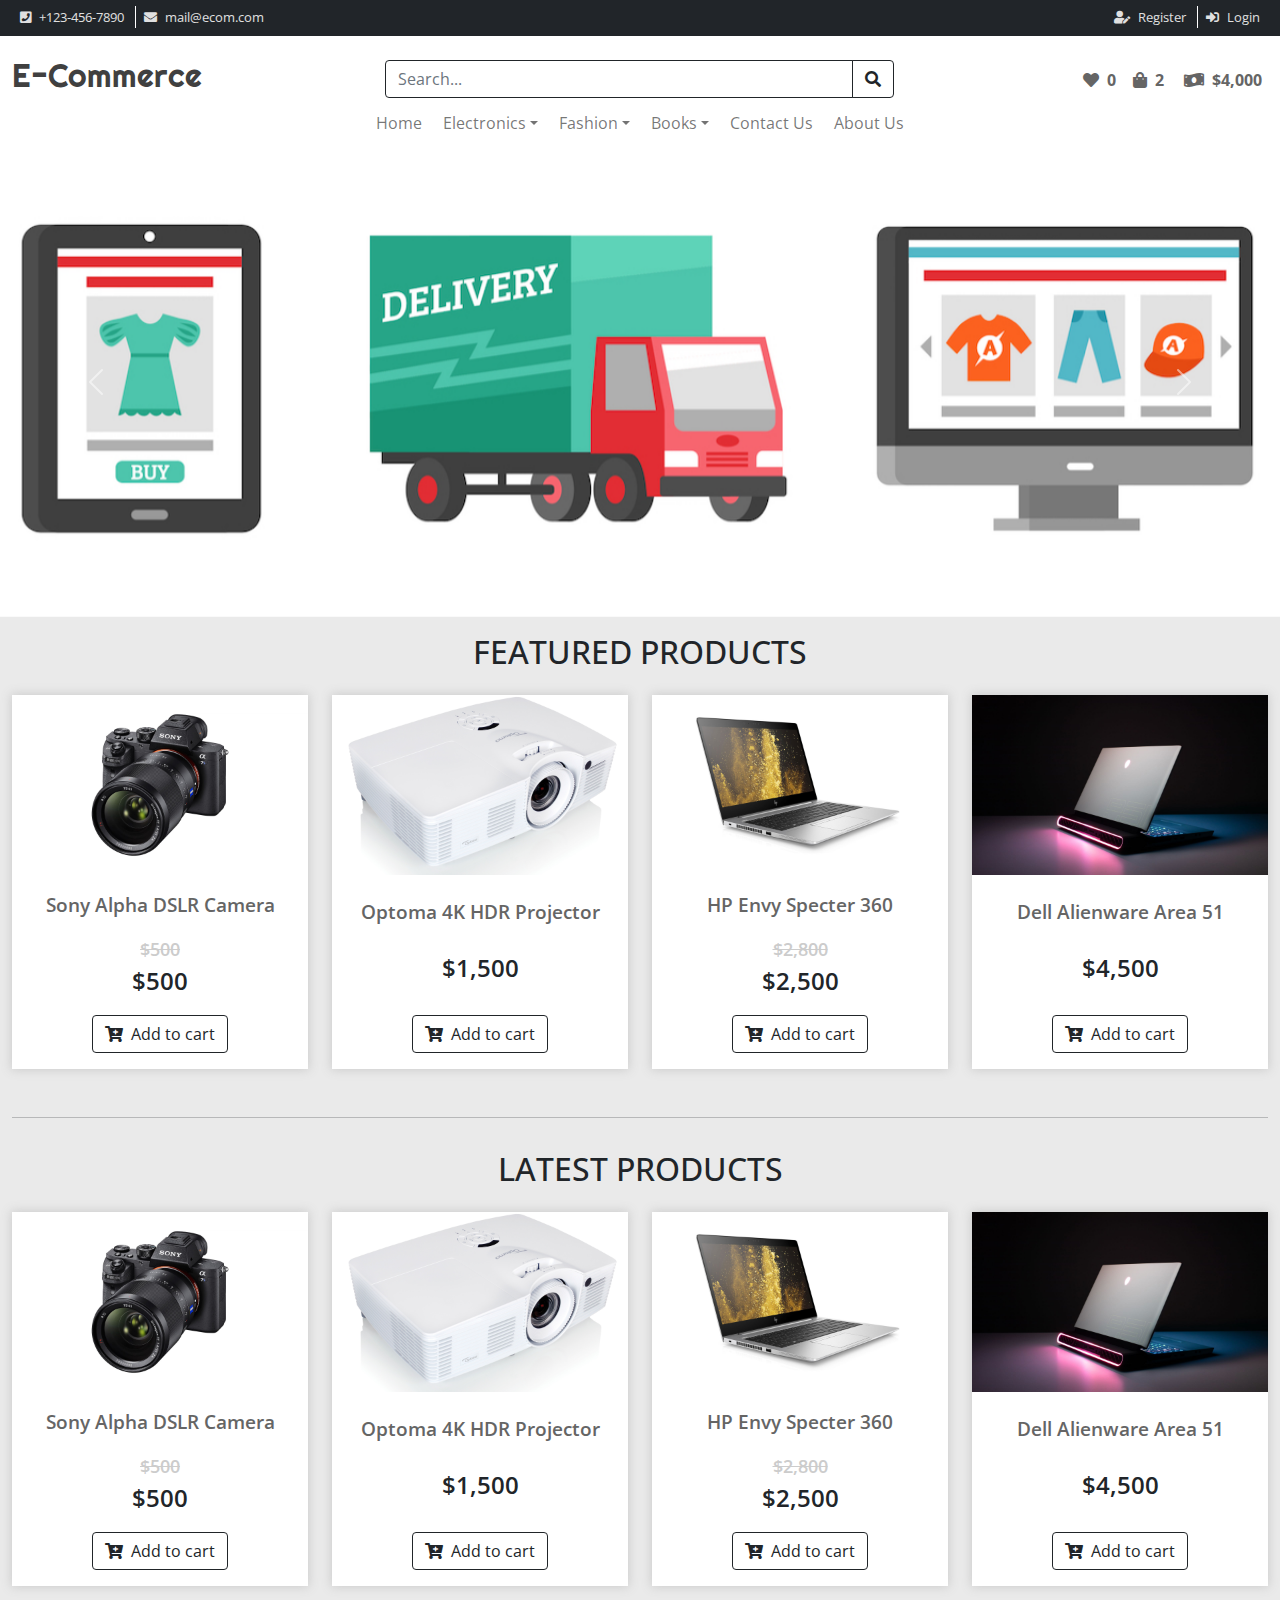
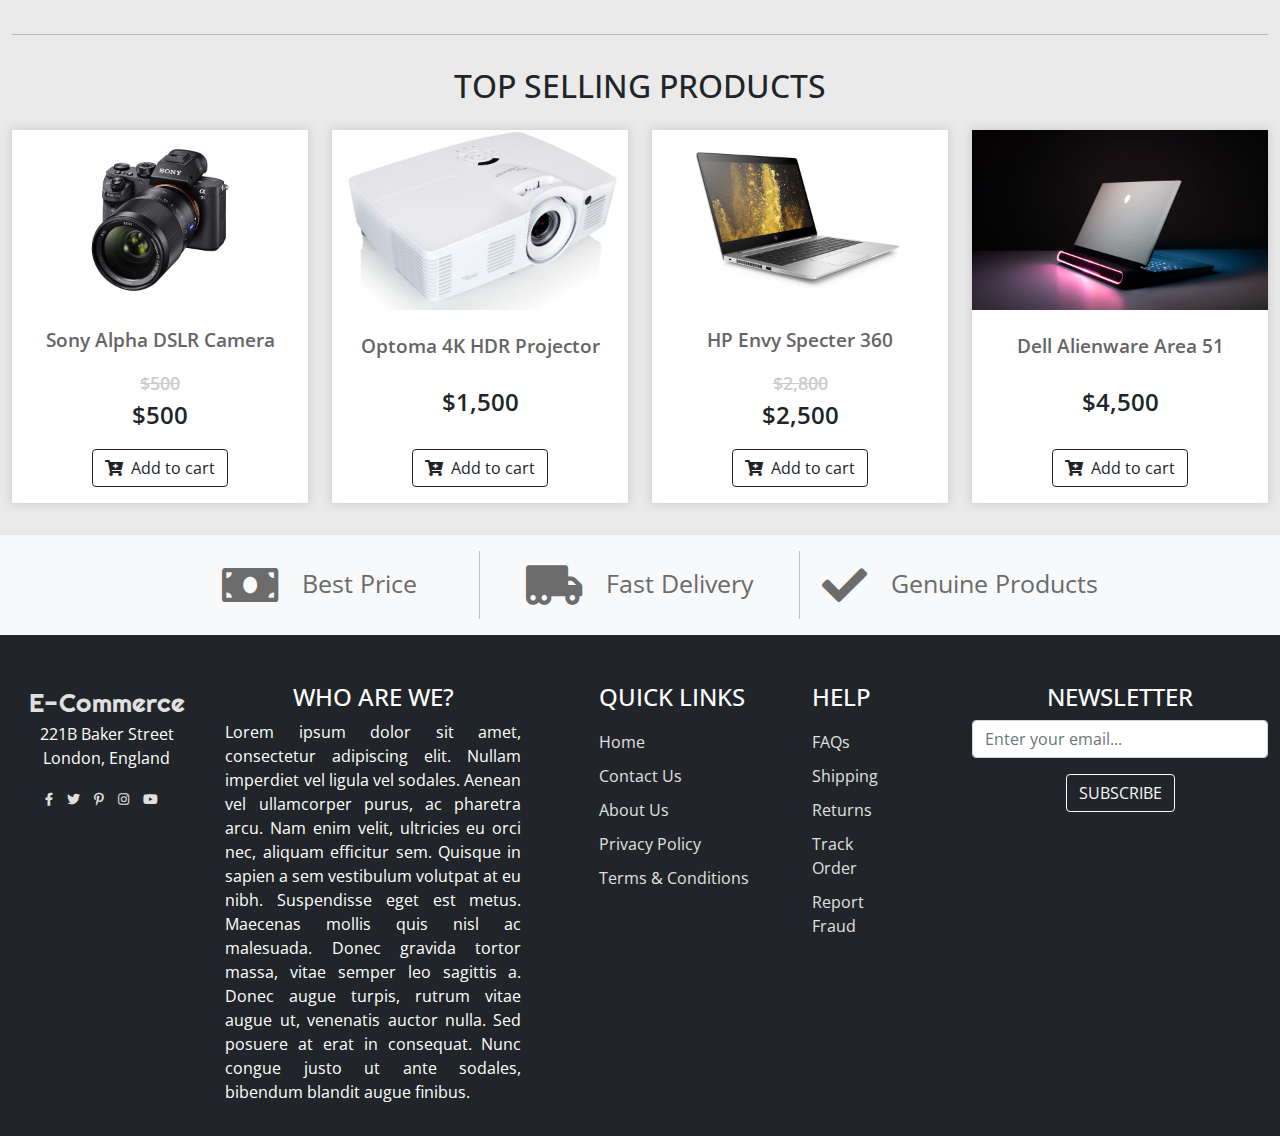
<file: index.html>
<!doctype html>
<html lang="en">
<head>
    <meta charset="UTF-8">
    <meta name="viewport"
          content="width=device-width, user-scalable=no, initial-scale=1.0, maximum-scale=1.0, minimum-scale=1.0">
    <meta http-equiv="X-UA-Compatible" content="ie=edge">
    <title>E-Commerce Template</title>

    <link href="//fonts.googleapis.com/css?family=Righteous" rel="stylesheet">
    <link href="//fonts.googleapis.com/css?family=Open+Sans+Condensed:300,300i,700" rel="stylesheet">
    <link href="//fonts.googleapis.com/css?family=Open+Sans:300,300i,400,400i,600,600i" rel="stylesheet">

    <link rel="stylesheet" href="css/bootstrap.min.css">
    <link rel="stylesheet" href="css/all.min.css">
    <link rel="stylesheet" href="css/style.css">
</head>
<body>
    <div class="container-fluid">

        <div class="row min-vh-100">
            <div class="col-12">
                <header class="row">
                    <!-- Top Nav -->
                    <div class="col-12 bg-dark py-2 d-md-block d-none">
                        <div class="row">
                            <div class="col-auto me-auto">
                                <ul class="top-nav">
                                    <li>
                                        <a href="tel:+123-456-7890"><i class="fa fa-phone-square me-2"></i>+123-456-7890</a>
                                    </li>
                                    <li>
                                        <a href="mailto:mail@ecom.com"><i class="fa fa-envelope me-2"></i>mail@ecom.com</a>
                                    </li>
                                </ul>
                            </div>
                            <div class="col-auto">
                                <ul class="top-nav">
                                    <li>
                                        <a href="register.html"><i class="fas fa-user-edit me-2"></i>Register</a>
                                    </li>
                                    <li>
                                        <a href="login.html"><i class="fas fa-sign-in-alt me-2"></i>Login</a>
                                    </li>
                                </ul>
                            </div>
                        </div>
                    </div>
                    <!-- Top Nav -->

                    <!-- Header -->
                    <div class="col-12 bg-white pt-4">
                        <div class="row">
                            <div class="col-lg-auto">
                                <div class="site-logo text-center text-lg-left">
                                    <a href="index.html">E-Commerce</a>
                                </div>
                            </div>
                            <div class="col-lg-5 mx-auto mt-4 mt-lg-0">
                                <form action="#">
                                    <div class="form-group">
                                        <div class="input-group">
                                            <input type="search" class="form-control border-dark" placeholder="Search..." required>
                                            <button class="btn btn-outline-dark"><i class="fas fa-search"></i></button>
                                        </div>
                                    </div>
                                </form>
                            </div>
                            <div class="col-lg-auto text-center text-lg-left header-item-holder">
                                <a href="#" class="header-item">
                                    <i class="fas fa-heart me-2"></i><span id="header-favorite">0</span>
                                </a>
                                <a href="cart.html" class="header-item">
                                    <i class="fas fa-shopping-bag me-2"></i><span id="header-qty" class="me-3">2</span>
                                    <i class="fas fa-money-bill-wave me-2"></i><span id="header-price">$4,000</span>
                                </a>
                            </div>
                        </div>

                        <!-- Nav -->
                        <div class="row">
                            <nav class="navbar navbar-expand-lg navbar-light bg-white col-12">
                                <button class="navbar-toggler d-lg-none border-0" type="button" data-bs-toggle="collapse" data-bs-target="#mainNav">
                                    <span class="navbar-toggler-icon"></span>
                                </button>
                                <div class="collapse navbar-collapse" id="mainNav">
                                    <ul class="navbar-nav mx-auto mt-2 mt-lg-0">
                                        <li class="nav-item active">
                                            <a class="nav-link" href="index.html">Home <span class="sr-only">(current)</span></a>
                                        </li>
                                        <li class="nav-item dropdown">
                                            <a class="nav-link dropdown-toggle" href="#" id="electronics" data-bs-toggle="dropdown" aria-haspopup="true" aria-expanded="false">Electronics</a>
                                            <div class="dropdown-menu" aria-labelledby="electronics">
                                                <a class="dropdown-item" href="category.html">Computers</a>
                                                <a class="dropdown-item" href="category.html">Mobile Phones</a>
                                                <a class="dropdown-item" href="category.html">Television Sets</a>
                                                <a class="dropdown-item" href="category.html">DSLR Cameras</a>
                                                <a class="dropdown-item" href="category.html">Projectors</a>
                                            </div>
                                        </li>
                                        <li class="nav-item dropdown">
                                            <a class="nav-link dropdown-toggle" href="#" id="fashion" data-bs-toggle="dropdown" aria-haspopup="true" aria-expanded="false">Fashion</a>
                                            <div class="dropdown-menu" aria-labelledby="fashion">
                                                <a class="dropdown-item" href="category.html">Men's</a>
                                                <a class="dropdown-item" href="category.html">Women's</a>
                                                <a class="dropdown-item" href="category.html">Children's</a>
                                                <a class="dropdown-item" href="category.html">Accessories</a>
                                                <a class="dropdown-item" href="category.html">Footwear</a>
                                            </div>
                                        </li>
                                        <li class="nav-item dropdown">
                                            <a class="nav-link dropdown-toggle" href="#" id="books" data-bs-toggle="dropdown" aria-haspopup="true" aria-expanded="false">Books</a>
                                            <div class="dropdown-menu" aria-labelledby="books">
                                                <a class="dropdown-item" href="category.html">Adventure</a>
                                                <a class="dropdown-item" href="category.html">Horror</a>
                                                <a class="dropdown-item" href="category.html">Romantic</a>
                                                <a class="dropdown-item" href="category.html">Children's</a>
                                                <a class="dropdown-item" href="category.html">Non-Fiction</a>
                                            </div>
                                        </li>
                                        <li class="nav-item active">
                                            <a class="nav-link" href="contact.html">Contact Us<span class="sr-only">(current)</span></a>
                                        </li>
                                        <li class="nav-item active">
                                            <a class="nav-link" href="about.html">About Us<span class="sr-only">(current)</span></a>
                                        </li>
                                    </ul>
                                </div>
                            </nav>
                        </div>
                        <!-- Nav -->

                    </div>
                    <!-- Header -->

                </header>
            </div>

            <div class="col-12">
                <!-- Main Content -->
                <main class="row">

                    <!-- Slider -->
                    <div class="col-12 px-0">
                        <div id="slider" class="carousel slide w-100" data-bs-ride="carousel">
                            <ol class="carousel-indicators">
                                <li data-bs-target="#slider" data-bs-slide-to="0" class="active"></li>
                                <li data-bs-target="#slider" data-bs-slide-to="1"></li>
                                <li data-bs-target="#slider" data-bs-slide-to="2"></li>
                            </ol>
                            <div class="carousel-inner" role="listbox">
                                <div class="carousel-item active">
                                    <img src="images/slider-1.jpg" class="slider-img">
                                </div>
                                <div class="carousel-item">
                                    <img src="images/slider-2.jpg" class="slider-img">
                                </div>
                                <div class="carousel-item">
                                    <img src="images/slider-3.jpg" class="slider-img">
                                </div>
                            </div>
                            <button class="carousel-control-prev" type="button" data-bs-target="#slider" data-bs-slide="prev">
                                <span class="carousel-control-prev-icon" aria-hidden="true"></span>
                                <span class="visually-hidden">Previous</span>
                            </button>
                            <button class="carousel-control-next" type="button" data-bs-target="#slider" data-bs-slide="next">
                                <span class="carousel-control-next-icon" aria-hidden="true"></span>
                                <span class="visually-hidden">Next</span>
                            </button>
                        </div>
                    </div>
                    <!-- Slider -->

                    <!-- Featured Products -->
                    <div class="col-12">
                        <div class="row">
                            <div class="col-12 py-3">
                                <div class="row">
                                    <div class="col-12 text-center text-uppercase">
                                        <h2>Featured Products</h2>
                                    </div>
                                </div>
                                <div class="row">

                                    <!-- Product -->
                                    <div class="col-lg-3 col-sm-6 my-3">
                                        <div class="col-12 bg-white text-center h-100 product-item">
                                            <div class="row h-100">
                                                <div class="col-12 p-0 mb-3">
                                                    <a href="product.html">
                                                        <img src="images/image-1.jpg" class="img-fluid">
                                                    </a>
                                                </div>
                                                <div class="col-12 mb-3">
                                                    <a href="product.html" class="product-name">Sony Alpha DSLR Camera</a>
                                                </div>
                                                <div class="col-12 mb-3">
                                                    <span class="product-price-old">
                                                        $500
                                                    </span>
                                                    <br>
                                                    <span class="product-price">
                                                        $500
                                                    </span>
                                                </div>
                                                <div class="col-12 mb-3 align-self-end">
                                                    <button class="btn btn-outline-dark" type="button"><i class="fas fa-cart-plus me-2"></i>Add to cart</button>
                                                </div>
                                            </div>
                                        </div>
                                    </div>
                                    <!-- Product -->

                                    <!-- Product -->
                                    <div class="col-lg-3 col-sm-6 my-3">
                                        <div class="col-12 bg-white text-center h-100 product-item">
                                            <div class="row h-100">
                                                <div class="col-12 p-0 mb-3">
                                                    <a href="product.html">
                                                        <img src="images/image-2.jpg" class="img-fluid">
                                                    </a>
                                                </div>
                                                <div class="col-12 mb-3">
                                                    <a href="product.html" class="product-name">Optoma 4K HDR Projector</a>
                                                </div>
                                                <div class="col-12 mb-3">
                                                    <span class="product-price">
                                                        $1,500
                                                    </span>
                                                </div>
                                                <div class="col-12 mb-3 align-self-end">
                                                    <button class="btn btn-outline-dark" type="button"><i class="fas fa-cart-plus me-2"></i>Add to cart</button>
                                                </div>
                                            </div>
                                        </div>
                                    </div>
                                    <!-- Product -->

                                    <!-- Product -->
                                    <div class="col-lg-3 col-sm-6 my-3">
                                        <div class="col-12 bg-white text-center h-100 product-item">
                                            <div class="row h-100">
                                                <div class="col-12 p-0 mb-3">
                                                    <a href="product.html">
                                                        <img src="images/image-3.jpg" class="img-fluid">
                                                    </a>
                                                </div>
                                                <div class="col-12 mb-3">
                                                    <a href="product.html" class="product-name">HP Envy Specter 360</a>
                                                </div>
                                                <div class="col-12 mb-3">
                                                    <div class="product-price-old">
                                                        $2,800
                                                    </div>
                                                    <span class="product-price">
                                                        $2,500
                                                    </span>
                                                </div>
                                                <div class="col-12 mb-3 align-self-end">
                                                    <button class="btn btn-outline-dark" type="button"><i class="fas fa-cart-plus me-2"></i>Add to cart</button>
                                                </div>
                                            </div>
                                        </div>
                                    </div>
                                    <!-- Product -->

                                    <!-- Product -->
                                    <div class="col-lg-3 col-sm-6 my-3">
                                        <div class="col-12 bg-white text-center h-100 product-item">
                                            <div class="row h-100">
                                                <div class="col-12 p-0 mb-3">
                                                    <a href="product.html">
                                                        <img src="images/image-4.jpg" class="img-fluid">
                                                    </a>
                                                </div>
                                                <div class="col-12 mb-3">
                                                    <a href="product.html" class="product-name">Dell Alienware Area 51</a>
                                                </div>
                                                <div class="col-12 mb-3">
                                                    <span class="product-price">
                                                        $4,500
                                                    </span>
                                                </div>
                                                <div class="col-12 mb-3 align-self-end">
                                                    <button class="btn btn-outline-dark" type="button"><i class="fas fa-cart-plus me-2"></i>Add to cart</button>
                                                </div>
                                            </div>
                                        </div>
                                    </div>
                                    <!-- Product -->

                                </div>
                            </div>
                        </div>
                    </div>
                    <!-- Featured Products -->

                    <div class="col-12">
                        <hr>
                    </div>

                    <!-- Latest Product -->
                    <div class="col-12">
                        <div class="row">
                            <div class="col-12 py-3">
                                <div class="row">
                                    <div class="col-12 text-center text-uppercase">
                                        <h2>Latest Products</h2>
                                    </div>
                                </div>
                                <div class="row">

                                    <!-- Product -->
                                    <div class="col-lg-3 col-sm-6 my-3">
                                        <div class="col-12 bg-white text-center h-100 product-item">
                                            <span class="new">New</span>
                                            <div class="row h-100">
                                                <div class="col-12 p-0 mb-3">
                                                    <a href="product.html">
                                                        <img src="images/image-1.jpg" class="img-fluid">
                                                    </a>
                                                </div>
                                                <div class="col-12 mb-3">
                                                    <a href="product.html" class="product-name">Sony Alpha DSLR Camera</a>
                                                </div>
                                                <div class="col-12 mb-3">
                                                    <span class="product-price-old">
                                                        $500
                                                    </span>
                                                    <br>
                                                    <span class="product-price">
                                                        $500
                                                    </span>
                                                </div>
                                                <div class="col-12 mb-3 align-self-end">
                                                    <button class="btn btn-outline-dark" type="button"><i class="fas fa-cart-plus me-2"></i>Add to cart</button>
                                                </div>
                                            </div>
                                        </div>
                                    </div>
                                    <!-- Product -->

                                    <!-- Product -->
                                    <div class="col-lg-3 col-sm-6 my-3">
                                        <div class="col-12 bg-white text-center h-100 product-item">
                                            <span class="new">New</span>
                                            <div class="row h-100">
                                                <div class="col-12 p-0 mb-3">
                                                    <a href="product.html">
                                                        <img src="images/image-2.jpg" class="img-fluid">
                                                    </a>
                                                </div>
                                                <div class="col-12 mb-3">
                                                    <a href="product.html" class="product-name">Optoma 4K HDR Projector</a>
                                                </div>
                                                <div class="col-12 mb-3">
                                                    <span class="product-price">
                                                        $1,500
                                                    </span>
                                                </div>
                                                <div class="col-12 mb-3 align-self-end">
                                                    <button class="btn btn-outline-dark" type="button"><i class="fas fa-cart-plus me-2"></i>Add to cart</button>
                                                </div>
                                            </div>
                                        </div>
                                    </div>
                                    <!-- Product -->

                                    <!-- Product -->
                                    <div class="col-lg-3 col-sm-6 my-3">
                                        <div class="col-12 bg-white text-center h-100 product-item">
                                            <span class="new">New</span>
                                            <div class="row h-100">
                                                <div class="col-12 p-0 mb-3">
                                                    <a href="product.html">
                                                        <img src="images/image-3.jpg" class="img-fluid">
                                                    </a>
                                                </div>
                                                <div class="col-12 mb-3">
                                                    <a href="product.html" class="product-name">HP Envy Specter 360</a>
                                                </div>
                                                <div class="col-12 mb-3">
                                                    <div class="product-price-old">
                                                        $2,800
                                                    </div>
                                                    <span class="product-price">
                                                        $2,500
                                                    </span>
                                                </div>
                                                <div class="col-12 mb-3 align-self-end">
                                                    <button class="btn btn-outline-dark" type="button"><i class="fas fa-cart-plus me-2"></i>Add to cart</button>
                                                </div>
                                            </div>
                                        </div>
                                    </div>
                                    <!-- Product -->

                                    <!-- Product -->
                                    <div class="col-lg-3 col-sm-6 my-3">
                                        <div class="col-12 bg-white text-center h-100 product-item">
                                            <span class="new">New</span>
                                            <div class="row h-100">
                                                <div class="col-12 p-0 mb-3">
                                                    <a href="product.html">
                                                        <img src="images/image-4.jpg" class="img-fluid">
                                                    </a>
                                                </div>
                                                <div class="col-12 mb-3">
                                                    <a href="product.html" class="product-name">Dell Alienware Area 51</a>
                                                </div>
                                                <div class="col-12 mb-3">
                                                    <span class="product-price">
                                                        $4,500
                                                    </span>
                                                </div>
                                                <div class="col-12 mb-3 align-self-end">
                                                    <button class="btn btn-outline-dark" type="button"><i class="fas fa-cart-plus me-2"></i>Add to cart</button>
                                                </div>
                                            </div>
                                        </div>
                                    </div>
                                    <!-- Product -->

                                </div>
                            </div>
                        </div>
                    </div>
                    <!-- Latest Products -->

                    <div class="col-12">
                        <hr>
                    </div>

                    <!-- Top Selling Products -->
                    <div class="col-12">
                        <div class="row">
                            <div class="col-12 py-3">
                                <div class="row">
                                    <div class="col-12 text-center text-uppercase">
                                        <h2>Top Selling Products</h2>
                                    </div>
                                </div>
                                <div class="row">

                                    <!-- Product -->
                                    <div class="col-lg-3 col-sm-6 my-3">
                                        <div class="col-12 bg-white text-center h-100 product-item">
                                            <div class="row h-100">
                                                <div class="col-12 p-0 mb-3">
                                                    <a href="product.html">
                                                        <img src="images/image-1.jpg" class="img-fluid">
                                                    </a>
                                                </div>
                                                <div class="col-12 mb-3">
                                                    <a href="product.html" class="product-name">Sony Alpha DSLR Camera</a>
                                                </div>
                                                <div class="col-12 mb-3">
                                                    <span class="product-price-old">
                                                        $500
                                                    </span>
                                                    <br>
                                                    <span class="product-price">
                                                        $500
                                                    </span>
                                                </div>
                                                <div class="col-12 mb-3 align-self-end">
                                                    <button class="btn btn-outline-dark" type="button"><i class="fas fa-cart-plus me-2"></i>Add to cart</button>
                                                </div>
                                            </div>
                                        </div>
                                    </div>
                                    <!-- Product -->

                                    <!-- Product -->
                                    <div class="col-lg-3 col-sm-6 my-3">
                                        <div class="col-12 bg-white text-center h-100 product-item">
                                            <div class="row h-100">
                                                <div class="col-12 p-0 mb-3">
                                                    <a href="product.html">
                                                        <img src="images/image-2.jpg" class="img-fluid">
                                                    </a>
                                                </div>
                                                <div class="col-12 mb-3">
                                                    <a href="product.html" class="product-name">Optoma 4K HDR Projector</a>
                                                </div>
                                                <div class="col-12 mb-3">
                                                    <span class="product-price">
                                                        $1,500
                                                    </span>
                                                </div>
                                                <div class="col-12 mb-3 align-self-end">
                                                    <button class="btn btn-outline-dark" type="button"><i class="fas fa-cart-plus me-2"></i>Add to cart</button>
                                                </div>
                                            </div>
                                        </div>
                                    </div>
                                    <!-- Product -->

                                    <!-- Product -->
                                    <div class="col-lg-3 col-sm-6 my-3">
                                        <div class="col-12 bg-white text-center h-100 product-item">
                                            <div class="row h-100">
                                                <div class="col-12 p-0 mb-3">
                                                    <a href="product.html">
                                                        <img src="images/image-3.jpg" class="img-fluid">
                                                    </a>
                                                </div>
                                                <div class="col-12 mb-3">
                                                    <a href="product.html" class="product-name">HP Envy Specter 360</a>
                                                </div>
                                                <div class="col-12 mb-3">
                                                    <div class="product-price-old">
                                                        $2,800
                                                    </div>
                                                    <span class="product-price">
                                                        $2,500
                                                    </span>
                                                </div>
                                                <div class="col-12 mb-3 align-self-end">
                                                    <button class="btn btn-outline-dark" type="button"><i class="fas fa-cart-plus me-2"></i>Add to cart</button>
                                                </div>
                                            </div>
                                        </div>
                                    </div>
                                    <!-- Product -->

                                    <!-- Product -->
                                    <div class="col-lg-3 col-sm-6 my-3">
                                        <div class="col-12 bg-white text-center h-100 product-item">
                                            <div class="row h-100">
                                                <div class="col-12 p-0 mb-3">
                                                    <a href="product.html">
                                                        <img src="images/image-4.jpg" class="img-fluid">
                                                    </a>
                                                </div>
                                                <div class="col-12 mb-3">
                                                    <a href="product.html" class="product-name">Dell Alienware Area 51</a>
                                                </div>
                                                <div class="col-12 mb-3">
                                                    <span class="product-price">
                                                        $4,500
                                                    </span>
                                                </div>
                                                <div class="col-12 mb-3 align-self-end">
                                                    <button class="btn btn-outline-dark" type="button"><i class="fas fa-cart-plus me-2"></i>Add to cart</button>
                                                </div>
                                            </div>
                                        </div>
                                    </div>
                                    <!-- Product -->

                                </div>
                            </div>
                        </div>
                    </div>
                    <!-- Top Selling Products -->

                    <div class="col-12 py-3 bg-light d-sm-block d-none">
                        <div class="row">
                            <div class="col-lg-3 col ms-auto large-holder">
                                <div class="row">
                                    <div class="col-auto ms-auto large-icon">
                                        <i class="fas fa-money-bill"></i>
                                    </div>
                                    <div class="col-auto me-auto large-text">
                                        Best Price
                                    </div>
                                </div>
                            </div>
                            <div class="col-lg-3 col large-holder">
                                <div class="row">
                                    <div class="col-auto ms-auto large-icon">
                                        <i class="fas fa-truck-moving"></i>
                                    </div>
                                    <div class="col-auto me-auto large-text">
                                        Fast Delivery
                                    </div>
                                </div>
                            </div>
                            <div class="col-lg-3 col me-auto large-holder">
                                <div class="row">
                                    <div class="col-auto ms-auto large-icon">
                                        <i class="fas fa-check"></i>
                                    </div>
                                    <div class="col-auto me-auto large-text">
                                        Genuine Products
                                    </div>
                                </div>
                            </div>
                        </div>
                    </div>
                </main>
                <!-- Main Content -->
            </div>

            <div class="col-12 align-self-end">
                <!-- Footer -->
                <footer class="row">
                    <div class="col-12 bg-dark text-white pb-3 pt-5">
                        <div class="row">
                            <div class="col-lg-2 col-sm-4 text-center text-sm-left mb-sm-0 mb-3">
                                <div class="row">
                                    <div class="col-12">
                                        <div class="footer-logo">
                                            <a href="index.html">E-Commerce</a>
                                        </div>
                                    </div>
                                    <div class="col-12">
                                        <address>
                                            221B Baker Street<br>
                                            London, England
                                        </address>
                                    </div>
                                    <div class="col-12">
                                        <a href="#" class="social-icon"><i class="fab fa-facebook-f"></i></a>
                                        <a href="#" class="social-icon"><i class="fab fa-twitter"></i></a>
                                        <a href="#" class="social-icon"><i class="fab fa-pinterest-p"></i></a>
                                        <a href="#" class="social-icon"><i class="fab fa-instagram"></i></a>
                                        <a href="#" class="social-icon"><i class="fab fa-youtube"></i></a>
                                    </div>
                                </div>
                            </div>
                            <div class="col-lg-3 col-sm-8 text-center text-sm-left mb-sm-0 mb-3">
                                <div class="row">
                                    <div class="col-12 text-uppercase">
                                        <h4>Who are we?</h4>
                                    </div>
                                    <div class="col-12 text-justify">
                                        <p>Lorem ipsum dolor sit amet, consectetur adipiscing elit. Nullam imperdiet vel ligula vel sodales. Aenean vel ullamcorper purus, ac pharetra arcu. Nam enim velit, ultricies eu orci nec, aliquam efficitur sem. Quisque in sapien a sem vestibulum volutpat at eu nibh. Suspendisse eget est metus. Maecenas mollis quis nisl ac malesuada. Donec gravida tortor massa, vitae semper leo sagittis a. Donec augue turpis, rutrum vitae augue ut, venenatis auctor nulla. Sed posuere at erat in consequat. Nunc congue justo ut ante sodales, bibendum blandit augue finibus.</p>
                                    </div>
                                </div>
                            </div>
                            <div class="col-lg-2 col-sm-3 col-5 ms-lg-auto ms-sm-0 ms-auto mb-sm-0 mb-3">
                                <div class="row">
                                    <div class="col-12 text-uppercase">
                                        <h4>Quick Links</h4>
                                    </div>
                                    <div class="col-12">
                                        <ul class="footer-nav">
                                            <li>
                                                <a href="#">Home</a>
                                            </li>
                                            <li>
                                                <a href="#">Contact Us</a>
                                            </li>
                                            <li>
                                                <a href="#">About Us</a>
                                            </li>
                                            <li>
                                                <a href="#">Privacy Policy</a>
                                            </li>
                                            <li>
                                                <a href="#">Terms & Conditions</a>
                                            </li>
                                        </ul>
                                    </div>
                                </div>
                            </div>
                            <div class="col-lg-1 col-sm-2 col-4 me-auto mb-sm-0 mb-3">
                                <div class="row">
                                    <div class="col-12 text-uppercase text-underline">
                                        <h4>Help</h4>
                                    </div>
                                    <div class="col-12">
                                        <ul class="footer-nav">
                                            <li>
                                                <a href="#">FAQs</a>
                                            </li>
                                            <li>
                                                <a href="#">Shipping</a>
                                            </li>
                                            <li>
                                                <a href="#">Returns</a>
                                            </li>
                                            <li>
                                                <a href="#">Track Order</a>
                                            </li>
                                            <li>
                                                <a href="#">Report Fraud</a>
                                            </li>
                                        </ul>
                                    </div>
                                </div>
                            </div>
                            <div class="col-lg-3 col-sm-6 text-center text-sm-left">
                                <div class="row">
                                    <div class="col-12 text-uppercase">
                                        <h4>Newsletter</h4>
                                    </div>
                                    <div class="col-12">
                                        <form action="#">
                                            <div class="mb-3">
                                                <input type="text" class="form-control" placeholder="Enter your email..." required>
                                            </div>
                                            <div class="mb-3">
                                                <button class="btn btn-outline-light text-uppercase">Subscribe</button>
                                            </div>
                                        </form>
                                    </div>
                                </div>
                            </div>
                        </div>
                    </div>
                </footer>
                <!-- Footer -->
            </div>
        </div>

    </div>

    <!-- Messages -->
    <div class="toast-container position-fixed bottom-0 start-0 p-3">
        <div class="toast align-items-center text-white bg-success border-0">
            <div class="d-flex">
                <div class="toast-body">
                    <i class="fas fa-check-circle me-2"></i>
                    This is a success alert message.
                </div>
                <button type="button" class="btn-close btn-close-white me-2 m-auto" data-bs-dismiss="toast" aria-label="Close"></button>
            </div>
        </div>
        <div class="toast align-items-center text-white bg-danger border-0">
            <div class="d-flex">
                <div class="toast-body">
                    <i class="fas fa-times-circle me-2"></i>
                    This is an error alert message.
                </div>
                <button type="button" class="btn-close btn-close-white me-2 m-auto" data-bs-dismiss="toast" aria-label="Close"></button>
            </div>
        </div>
        <div class="toast align-items-center text-white bg-warning border-0">
            <div class="d-flex">
                <div class="toast-body">
                    <i class="fas fa-exclamation-circle me-2"></i>
                    This is a warning alert message.
                </div>
                <button type="button" class="btn-close btn-close-white me-2 m-auto" data-bs-dismiss="toast" aria-label="Close"></button>
            </div>
        </div>
        <div class="toast align-items-center text-white bg-info border-0">
            <div class="d-flex">
                <div class="toast-body">
                    <i class="fas fa-info-circle me-2"></i>
                    This is a error alert message.
                </div>
                <button type="button" class="btn-close btn-close-white me-2 m-auto" data-bs-dismiss="toast" aria-label="Close"></button>
            </div>
        </div>
    </div>
    <!-- Messages -->

    <script type="text/javascript" src="js/jquery.min.js"></script>
    <script type="text/javascript" src="js/bootstrap.min.js"></script>
    <script type="text/javascript" src="js/script.js"></script>
</body>
</html>
</file>
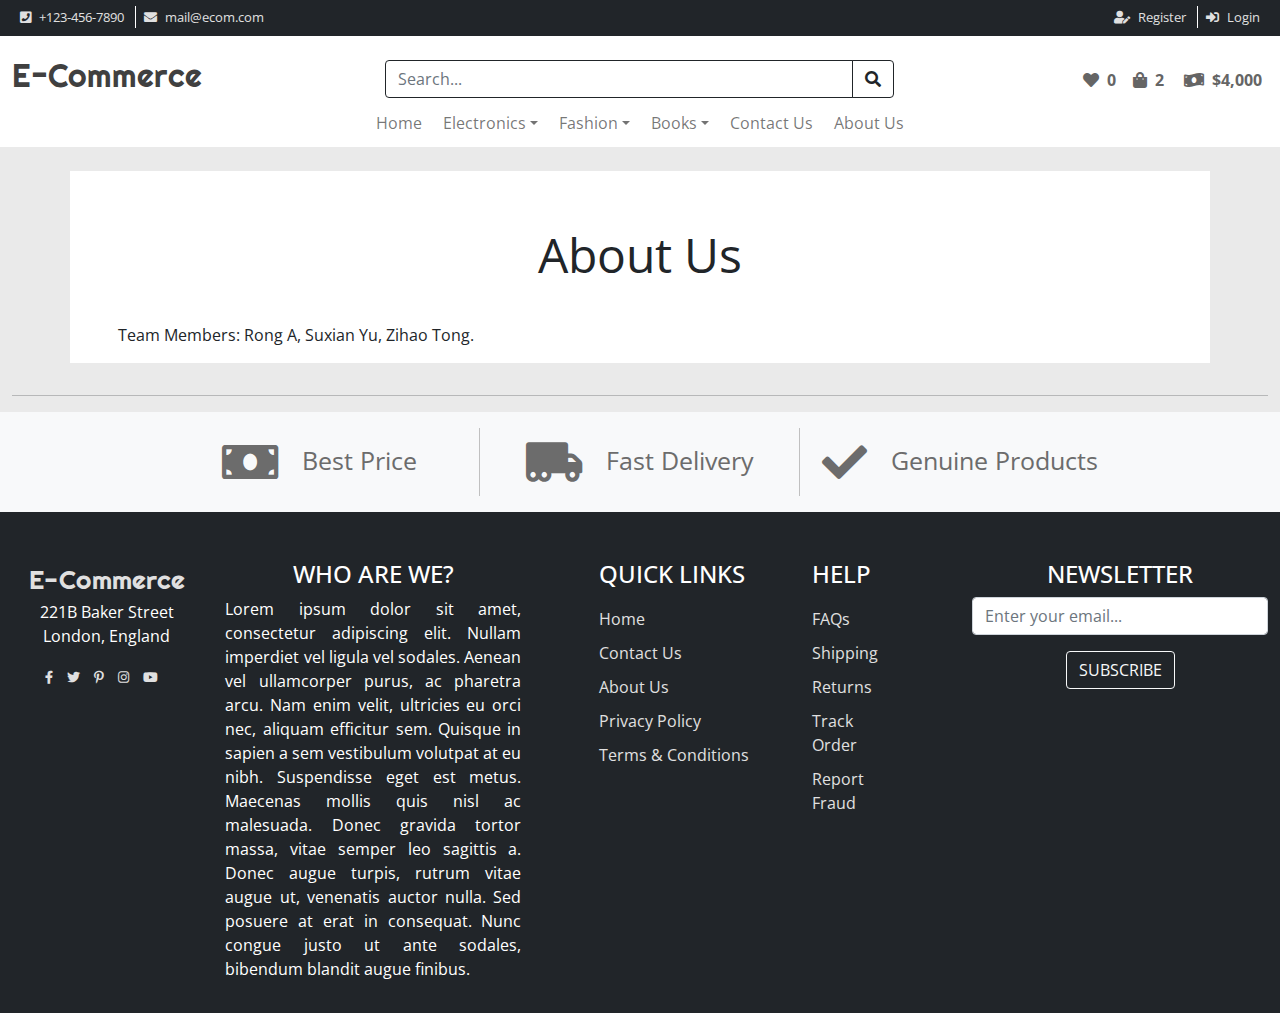
<file: about.html>
<!doctype html>
<html lang="en">
<head>
    <meta charset="UTF-8">
    <meta name="viewport"
          content="width=device-width, user-scalable=no, initial-scale=1.0, maximum-scale=1.0, minimum-scale=1.0">
    <meta http-equiv="X-UA-Compatible" content="ie=edge">
    <title>E-Commerce Template</title>

    <link href="//fonts.googleapis.com/css?family=Righteous" rel="stylesheet">
    <link href="//fonts.googleapis.com/css?family=Open+Sans+Condensed:300,300i,700" rel="stylesheet">
    <link href="//fonts.googleapis.com/css?family=Open+Sans:300,300i,400,400i,600,600i" rel="stylesheet">

    <link rel="stylesheet" href="css/bootstrap.min.css">
    <link rel="stylesheet" href="css/all.min.css">
    <link rel="stylesheet" href="css/style.css">
</head>
<body>
<div class="container-fluid">

    <div class="row min-vh-100">
        <div class="col-12">
            <header class="row">
                <!-- Top Nav -->
                <div class="col-12 bg-dark py-2 d-md-block d-none">
                    <div class="row">
                        <div class="col-auto me-auto">
                            <ul class="top-nav">
                                <li>
                                    <a href="tel:+123-456-7890"><i class="fa fa-phone-square me-2"></i>+123-456-7890</a>
                                </li>
                                <li>
                                    <a href="mailto:mail@ecom.com"><i class="fa fa-envelope me-2"></i>mail@ecom.com</a>
                                </li>
                            </ul>
                        </div>
                        <div class="col-auto">
                            <ul class="top-nav">
                                <li>
                                    <a href="register.html"><i class="fas fa-user-edit me-2"></i>Register</a>
                                </li>
                                <li>
                                    <a href="login.html"><i class="fas fa-sign-in-alt me-2"></i>Login</a>
                                </li>
                            </ul>
                        </div>
                    </div>
                </div>
                <!-- Top Nav -->

                <!-- Header -->
                <div class="col-12 bg-white pt-4">
                    <div class="row">
                        <div class="col-lg-auto">
                            <div class="site-logo text-center text-lg-left">
                                <a href="index.html">E-Commerce</a>
                            </div>
                        </div>
                        <div class="col-lg-5 mx-auto mt-4 mt-lg-0">
                            <form action="#">
                                <div class="form-group">
                                    <div class="input-group">
                                        <input type="search" class="form-control border-dark" placeholder="Search..." required>
                                        <button class="btn btn-outline-dark"><i class="fas fa-search"></i></button>
                                    </div>
                                </div>
                            </form>
                        </div>
                        <div class="col-lg-auto text-center text-lg-left header-item-holder">
                            <a href="#" class="header-item">
                                <i class="fas fa-heart me-2"></i><span id="header-favorite">0</span>
                            </a>
                            <a href="cart.html" class="header-item">
                                <i class="fas fa-shopping-bag me-2"></i><span id="header-qty" class="me-3">2</span>
                                <i class="fas fa-money-bill-wave me-2"></i><span id="header-price">$4,000</span>
                            </a>
                        </div>
                    </div>

                    <!-- Nav -->
                    <div class="row">
                        <nav class="navbar navbar-expand-lg navbar-light bg-white col-12">
                            <button class="navbar-toggler d-lg-none border-0" type="button" data-bs-toggle="collapse" data-bs-target="#mainNav">
                                <span class="navbar-toggler-icon"></span>
                            </button>
                            <div class="collapse navbar-collapse" id="mainNav">
                                <ul class="navbar-nav mx-auto mt-2 mt-lg-0">
                                    <li class="nav-item active">
                                        <a class="nav-link" href="index.html">Home <span class="sr-only">(current)</span></a>
                                    </li>
                                    <li class="nav-item dropdown">
                                        <a class="nav-link dropdown-toggle" href="#" id="electronics" data-bs-toggle="dropdown" aria-haspopup="true" aria-expanded="false">Electronics</a>
                                        <div class="dropdown-menu" aria-labelledby="electronics">
                                            <a class="dropdown-item" href="category.html">Computers</a>
                                            <a class="dropdown-item" href="category.html">Mobile Phones</a>
                                            <a class="dropdown-item" href="category.html">Television Sets</a>
                                            <a class="dropdown-item" href="category.html">DSLR Cameras</a>
                                            <a class="dropdown-item" href="category.html">Projectors</a>
                                        </div>
                                    </li>
                                    <li class="nav-item dropdown">
                                        <a class="nav-link dropdown-toggle" href="#" id="fashion" data-bs-toggle="dropdown" aria-haspopup="true" aria-expanded="false">Fashion</a>
                                        <div class="dropdown-menu" aria-labelledby="fashion">
                                            <a class="dropdown-item" href="category.html">Men's</a>
                                            <a class="dropdown-item" href="category.html">Women's</a>
                                            <a class="dropdown-item" href="category.html">Children's</a>
                                            <a class="dropdown-item" href="category.html">Accessories</a>
                                            <a class="dropdown-item" href="category.html">Footwear</a>
                                        </div>
                                    </li>
                                    <li class="nav-item dropdown">
                                        <a class="nav-link dropdown-toggle" href="#" id="books" data-bs-toggle="dropdown" aria-haspopup="true" aria-expanded="false">Books</a>
                                        <div class="dropdown-menu" aria-labelledby="books">
                                            <a class="dropdown-item" href="category.html">Adventure</a>
                                            <a class="dropdown-item" href="category.html">Horror</a>
                                            <a class="dropdown-item" href="category.html">Romantic</a>
                                            <a class="dropdown-item" href="category.html">Children's</a>
                                            <a class="dropdown-item" href="category.html">Non-Fiction</a>
                                        </div>
                                    </li>
                                    <li class="nav-item active">
                                        <a class="nav-link" href="contact.html">Contact Us<span class="sr-only">(current)</span></a>
                                    </li>
                                    <li class="nav-item active">
                                        <a class="nav-link" href="about.html">About Us<span class="sr-only">(current)</span></a>
                                    </li>
                                </ul>
                            </div>
                        </nav>
                    </div>
                    <!-- Nav -->

                </div>
                <!-- Header -->

            </header>
        </div>

        <div class="col-12">
            <!-- Main Content -->
            <main class="row">
                <!-- About Context -->
                <body>
                <div class="container">
                    <div class="container form bg-white pt-5 mt-4 mb-3">
                        <p class="text-center "><font size="25">About Us</font> </p>
                        <div class="container">
                            <div class="row pl-5 pt-3">
                                <p>
                                    Team Members: Rong A, Suxian Yu, Zihao Tong.
                                </p>
                            </div>
                        </div>
                    </div>
                </div>
                </body>
                <!-- About Context -->
                <div class="col-12">
                    <hr>
                </div>

                <div class="col-12 py-3 bg-light d-sm-block d-none">
                    <div class="row">
                        <div class="col-lg-3 col ms-auto large-holder">
                            <div class="row">
                                <div class="col-auto ms-auto large-icon">
                                    <i class="fas fa-money-bill"></i>
                                </div>
                                <div class="col-auto me-auto large-text">
                                    Best Price
                                </div>
                            </div>
                        </div>
                        <div class="col-lg-3 col large-holder">
                            <div class="row">
                                <div class="col-auto ms-auto large-icon">
                                    <i class="fas fa-truck-moving"></i>
                                </div>
                                <div class="col-auto me-auto large-text">
                                    Fast Delivery
                                </div>
                            </div>
                        </div>
                        <div class="col-lg-3 col me-auto large-holder">
                            <div class="row">
                                <div class="col-auto ms-auto large-icon">
                                    <i class="fas fa-check"></i>
                                </div>
                                <div class="col-auto me-auto large-text">
                                    Genuine Products
                                </div>
                            </div>
                        </div>
                    </div>
                </div>
            </main>
            <!-- Main Content -->
        </div>

        <div class="col-12 align-self-end">
            <!-- Footer -->
            <footer class="row">
                <div class="col-12 bg-dark text-white pb-3 pt-5">
                    <div class="row">
                        <div class="col-lg-2 col-sm-4 text-center text-sm-left mb-sm-0 mb-3">
                            <div class="row">
                                <div class="col-12">
                                    <div class="footer-logo">
                                        <a href="index.html">E-Commerce</a>
                                    </div>
                                </div>
                                <div class="col-12">
                                    <address>
                                        221B Baker Street<br>
                                        London, England
                                    </address>
                                </div>
                                <div class="col-12">
                                    <a href="#" class="social-icon"><i class="fab fa-facebook-f"></i></a>
                                    <a href="#" class="social-icon"><i class="fab fa-twitter"></i></a>
                                    <a href="#" class="social-icon"><i class="fab fa-pinterest-p"></i></a>
                                    <a href="#" class="social-icon"><i class="fab fa-instagram"></i></a>
                                    <a href="#" class="social-icon"><i class="fab fa-youtube"></i></a>
                                </div>
                            </div>
                        </div>
                        <div class="col-lg-3 col-sm-8 text-center text-sm-left mb-sm-0 mb-3">
                            <div class="row">
                                <div class="col-12 text-uppercase">
                                    <h4>Who are we?</h4>
                                </div>
                                <div class="col-12 text-justify">
                                    <p>Lorem ipsum dolor sit amet, consectetur adipiscing elit. Nullam imperdiet vel ligula vel sodales. Aenean vel ullamcorper purus, ac pharetra arcu. Nam enim velit, ultricies eu orci nec, aliquam efficitur sem. Quisque in sapien a sem vestibulum volutpat at eu nibh. Suspendisse eget est metus. Maecenas mollis quis nisl ac malesuada. Donec gravida tortor massa, vitae semper leo sagittis a. Donec augue turpis, rutrum vitae augue ut, venenatis auctor nulla. Sed posuere at erat in consequat. Nunc congue justo ut ante sodales, bibendum blandit augue finibus.</p>
                                </div>
                            </div>
                        </div>
                        <div class="col-lg-2 col-sm-3 col-5 ms-lg-auto ms-sm-0 ms-auto mb-sm-0 mb-3">
                            <div class="row">
                                <div class="col-12 text-uppercase">
                                    <h4>Quick Links</h4>
                                </div>
                                <div class="col-12">
                                    <ul class="footer-nav">
                                        <li>
                                            <a href="#">Home</a>
                                        </li>
                                        <li>
                                            <a href="#">Contact Us</a>
                                        </li>
                                        <li>
                                            <a href="#">About Us</a>
                                        </li>
                                        <li>
                                            <a href="#">Privacy Policy</a>
                                        </li>
                                        <li>
                                            <a href="#">Terms & Conditions</a>
                                        </li>
                                    </ul>
                                </div>
                            </div>
                        </div>
                        <div class="col-lg-1 col-sm-2 col-4 me-auto mb-sm-0 mb-3">
                            <div class="row">
                                <div class="col-12 text-uppercase text-underline">
                                    <h4>Help</h4>
                                </div>
                                <div class="col-12">
                                    <ul class="footer-nav">
                                        <li>
                                            <a href="#">FAQs</a>
                                        </li>
                                        <li>
                                            <a href="#">Shipping</a>
                                        </li>
                                        <li>
                                            <a href="#">Returns</a>
                                        </li>
                                        <li>
                                            <a href="#">Track Order</a>
                                        </li>
                                        <li>
                                            <a href="#">Report Fraud</a>
                                        </li>
                                    </ul>
                                </div>
                            </div>
                        </div>
                        <div class="col-lg-3 col-sm-6 text-center text-sm-left">
                            <div class="row">
                                <div class="col-12 text-uppercase">
                                    <h4>Newsletter</h4>
                                </div>
                                <div class="col-12">
                                    <form action="#">
                                        <div class="mb-3">
                                            <input type="text" class="form-control" placeholder="Enter your email..." required>
                                        </div>
                                        <div class="mb-3">
                                            <button class="btn btn-outline-light text-uppercase">Subscribe</button>
                                        </div>
                                    </form>
                                </div>
                            </div>
                        </div>
                    </div>
                </div>
            </footer>
            <!-- Footer -->
        </div>
    </div>

</div>

<!-- Messages -->
<div class="toast-container position-fixed bottom-0 start-0 p-3">
    <div class="toast align-items-center text-white bg-success border-0">
        <div class="d-flex">
            <div class="toast-body">
                <i class="fas fa-check-circle me-2"></i>
                This is a success alert message.
            </div>
            <button type="button" class="btn-close btn-close-white me-2 m-auto" data-bs-dismiss="toast" aria-label="Close"></button>
        </div>
    </div>
    <div class="toast align-items-center text-white bg-danger border-0">
        <div class="d-flex">
            <div class="toast-body">
                <i class="fas fa-times-circle me-2"></i>
                This is an error alert message.
            </div>
            <button type="button" class="btn-close btn-close-white me-2 m-auto" data-bs-dismiss="toast" aria-label="Close"></button>
        </div>
    </div>
    <div class="toast align-items-center text-white bg-warning border-0">
        <div class="d-flex">
            <div class="toast-body">
                <i class="fas fa-exclamation-circle me-2"></i>
                This is a warning alert message.
            </div>
            <button type="button" class="btn-close btn-close-white me-2 m-auto" data-bs-dismiss="toast" aria-label="Close"></button>
        </div>
    </div>
    <div class="toast align-items-center text-white bg-info border-0">
        <div class="d-flex">
            <div class="toast-body">
                <i class="fas fa-info-circle me-2"></i>
                This is a error alert message.
            </div>
            <button type="button" class="btn-close btn-close-white me-2 m-auto" data-bs-dismiss="toast" aria-label="Close"></button>
        </div>
    </div>
</div>
<!-- Messages -->

<script type="text/javascript" src="js/jquery.min.js"></script>
<script type="text/javascript" src="js/bootstrap.min.js"></script>
<script type="text/javascript" src="js/script.js"></script>
</body>
</html>
</file>
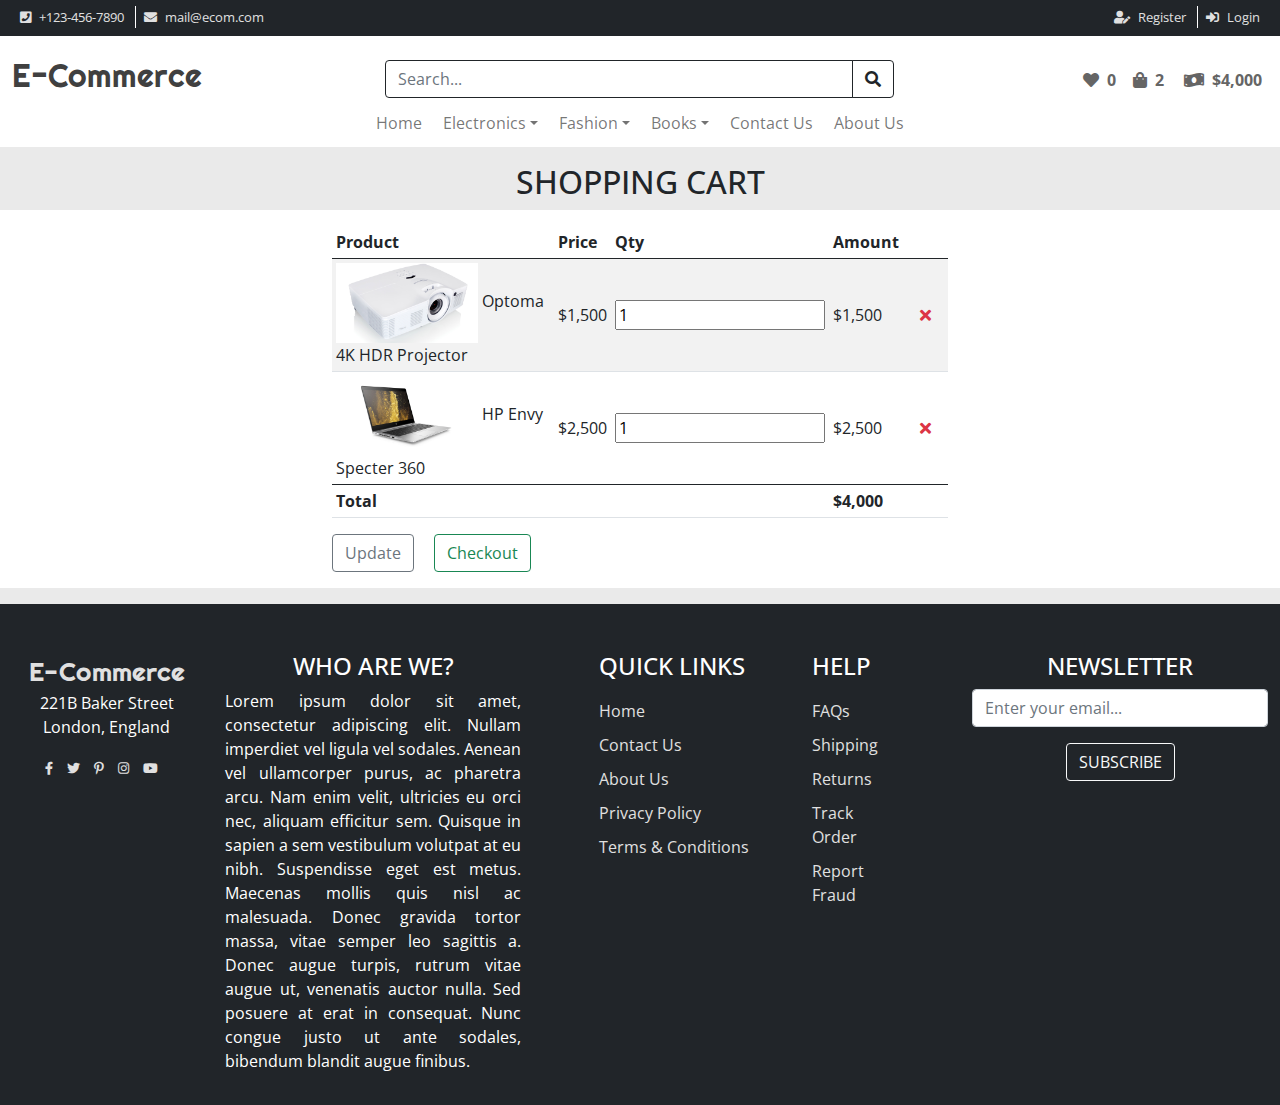
<file: cart.html>
<!doctype html>
<html lang="en">
<head>
    <meta charset="UTF-8">
    <meta name="viewport"
          content="width=device-width, user-scalable=no, initial-scale=1.0, maximum-scale=1.0, minimum-scale=1.0">
    <meta http-equiv="X-UA-Compatible" content="ie=edge">
    <title>E-Commerce Template</title>

    <link href="//fonts.googleapis.com/css?family=Righteous" rel="stylesheet">
    <link href="//fonts.googleapis.com/css?family=Open+Sans+Condensed:300,300i,700" rel="stylesheet">
    <link href="//fonts.googleapis.com/css?family=Open+Sans:300,300i,400,400i,600,600i" rel="stylesheet">

    <link rel="stylesheet" href="css/bootstrap.min.css">
    <link rel="stylesheet" href="css/all.min.css">
    <link rel="stylesheet" href="css/style.css">
</head>
<body>
    <div class="container-fluid">

        <div class="row min-vh-100">
            <div class="col-12">
                <header class="row">
                    <!-- Top Nav -->
                    <div class="col-12 bg-dark py-2 d-md-block d-none">
                        <div class="row">
                            <div class="col-auto me-auto">
                                <ul class="top-nav">
                                    <li>
                                        <a href="tel:+123-456-7890"><i class="fa fa-phone-square me-2"></i>+123-456-7890</a>
                                    </li>
                                    <li>
                                        <a href="mailto:mail@ecom.com"><i class="fa fa-envelope me-2"></i>mail@ecom.com</a>
                                    </li>
                                </ul>
                            </div>
                            <div class="col-auto">
                                <ul class="top-nav">
                                    <li>
                                        <a href="register.html"><i class="fas fa-user-edit me-2"></i>Register</a>
                                    </li>
                                    <li>
                                        <a href="login.html"><i class="fas fa-sign-in-alt me-2"></i>Login</a>
                                    </li>
                                </ul>
                            </div>
                        </div>
                    </div>
                    <!-- Top Nav -->

                    <!-- Header -->
                    <div class="col-12 bg-white pt-4">
                        <div class="row">
                            <div class="col-lg-auto">
                                <div class="site-logo text-center text-lg-left">
                                    <a href="index.html">E-Commerce</a>
                                </div>
                            </div>
                            <div class="col-lg-5 mx-auto mt-4 mt-lg-0">
                                <form action="#">
                                    <div class="form-group">
                                        <div class="input-group">
                                            <input type="search" class="form-control border-dark" placeholder="Search..." required>
                                            <button class="btn btn-outline-dark"><i class="fas fa-search"></i></button>
                                        </div>
                                    </div>
                                </form>
                            </div>
                            <div class="col-lg-auto text-center text-lg-left header-item-holder">
                                <a href="#" class="header-item">
                                    <i class="fas fa-heart me-2"></i><span id="header-favorite">0</span>
                                </a>
                                <a href="cart.html" class="header-item">
                                    <i class="fas fa-shopping-bag me-2"></i><span id="header-qty" class="me-3">2</span>
                                    <i class="fas fa-money-bill-wave me-2"></i><span id="header-price">$4,000</span>
                                </a>
                            </div>
                        </div>

                        <!-- Nav -->
                        <div class="row">
                            <nav class="navbar navbar-expand-lg navbar-light bg-white col-12">
                                <button class="navbar-toggler d-lg-none border-0" type="button" data-bs-toggle="collapse" data-bs-target="#mainNav">
                                    <span class="navbar-toggler-icon"></span>
                                </button>
                                <div class="collapse navbar-collapse" id="mainNav">
                                    <ul class="navbar-nav mx-auto mt-2 mt-lg-0">
                                        <li class="nav-item active">
                                            <a class="nav-link" href="index.html">Home <span class="sr-only">(current)</span></a>
                                        </li>
                                        <li class="nav-item dropdown">
                                            <a class="nav-link dropdown-toggle" href="#" id="electronics" data-bs-toggle="dropdown" aria-haspopup="true" aria-expanded="false">Electronics</a>
                                            <div class="dropdown-menu" aria-labelledby="electronics">
                                                <a class="dropdown-item" href="category.html">Computers</a>
                                                <a class="dropdown-item" href="category.html">Mobile Phones</a>
                                                <a class="dropdown-item" href="category.html">Television Sets</a>
                                                <a class="dropdown-item" href="category.html">DSLR Cameras</a>
                                                <a class="dropdown-item" href="category.html">Projectors</a>
                                            </div>
                                        </li>
                                        <li class="nav-item dropdown">
                                            <a class="nav-link dropdown-toggle" href="#" id="fashion" data-bs-toggle="dropdown" aria-haspopup="true" aria-expanded="false">Fashion</a>
                                            <div class="dropdown-menu" aria-labelledby="fashion">
                                                <a class="dropdown-item" href="category.html">Men's</a>
                                                <a class="dropdown-item" href="category.html">Women's</a>
                                                <a class="dropdown-item" href="category.html">Children's</a>
                                                <a class="dropdown-item" href="category.html">Accessories</a>
                                                <a class="dropdown-item" href="category.html">Footwear</a>
                                            </div>
                                        </li>
                                        <li class="nav-item dropdown">
                                            <a class="nav-link dropdown-toggle" href="#" id="books" data-bs-toggle="dropdown" aria-haspopup="true" aria-expanded="false">Books</a>
                                            <div class="dropdown-menu" aria-labelledby="books">
                                                <a class="dropdown-item" href="category.html">Adventure</a>
                                                <a class="dropdown-item" href="category.html">Horror</a>
                                                <a class="dropdown-item" href="category.html">Romantic</a>
                                                <a class="dropdown-item" href="category.html">Children's</a>
                                                <a class="dropdown-item" href="category.html">Non-Fiction</a>
                                            </div>
                                        </li>
                                        <li class="nav-item active">
                                            <a class="nav-link" href="contact.html">Contact Us<span class="sr-only">(current)</span></a>
                                        </li>
                                        <li class="nav-item active">
                                            <a class="nav-link" href="about.html">About Us<span class="sr-only">(current)</span></a>
                                        </li>
                                    </ul>
                                </div>
                            </nav>
                        </div>
                        <!-- Nav -->

                    </div>
                    <!-- Header -->

                </header>
            </div>

            <div class="col-12">
                <!-- Main Content -->
                <div class="row">
                    <div class="col-12 mt-3 text-center text-uppercase">
                        <h2>Shopping Cart</h2>
                    </div>
                </div>

                <main class="row">
                    <div class="col-12 bg-white py-3 mb-3">
                        <div class="row">
                            <div class="col-lg-6 col-md-8 col-sm-10 mx-auto table-responsive">
                                <form class="row">
                                    <div class="col-12">
                                        <table class="table table-striped table-hover table-sm">
                                            <thead>
                                            <tr>
                                                <th>Product</th>
                                                <th>Price</th>
                                                <th>Qty</th>
                                                <th>Amount</th>
                                                <th></th>
                                            </tr>
                                            </thead>
                                            <tbody>
                                            <tr>
                                                <td>
                                                    <img src="images/image-2.jpg" class="img-fluid">
                                                    Optoma 4K HDR Projector
                                                </td>
                                                <td>
                                                    $1,500
                                                </td>
                                                <td>
                                                    <input type="number" min="1" value="1">
                                                </td>
                                                <td>
                                                    $1,500
                                                </td>
                                                <td>
                                                    <button class="btn btn-link text-danger"><i class="fas fa-times"></i></button>
                                                </td>
                                            </tr>
                                            <tr>
                                                <td>
                                                    <img src="images/image-3.jpg" class="img-fluid">
                                                    HP Envy Specter 360
                                                </td>
                                                <td>
                                                    $2,500
                                                </td>
                                                <td>
                                                    <input type="number" min="1" value="1">
                                                </td>
                                                <td>
                                                    $2,500
                                                </td>
                                                <td>
                                                    <button class="btn btn-link text-danger"><i class="fas fa-times"></i></button>
                                                </td>
                                            </tr>
                                            </tbody>
                                            <tfoot>
                                            <tr>
                                                <th colspan="3" class="text-right">Total</th>
                                                <th>$4,000</th>
                                                <th></th>
                                            </tr>
                                            </tfoot>
                                        </table>
                                    </div>
                                    <div class="col-12 text-right">
                                        <button class="btn btn-outline-secondary me-3" type="submit">Update</button>
                                        <a href="#" class="btn btn-outline-success">Checkout</a>
                                    </div>
                                </form>
                            </div>
                        </div>
                    </div>

                </main>
                <!-- Main Content -->
            </div>

            <div class="col-12 align-self-end">
                <!-- Footer -->
                <footer class="row">
                    <div class="col-12 bg-dark text-white pb-3 pt-5">
                        <div class="row">
                            <div class="col-lg-2 col-sm-4 text-center text-sm-left mb-sm-0 mb-3">
                                <div class="row">
                                    <div class="col-12">
                                        <div class="footer-logo">
                                            <a href="index.html">E-Commerce</a>
                                        </div>
                                    </div>
                                    <div class="col-12">
                                        <address>
                                            221B Baker Street<br>
                                            London, England
                                        </address>
                                    </div>
                                    <div class="col-12">
                                        <a href="#" class="social-icon"><i class="fab fa-facebook-f"></i></a>
                                        <a href="#" class="social-icon"><i class="fab fa-twitter"></i></a>
                                        <a href="#" class="social-icon"><i class="fab fa-pinterest-p"></i></a>
                                        <a href="#" class="social-icon"><i class="fab fa-instagram"></i></a>
                                        <a href="#" class="social-icon"><i class="fab fa-youtube"></i></a>
                                    </div>
                                </div>
                            </div>
                            <div class="col-lg-3 col-sm-8 text-center text-sm-left mb-sm-0 mb-3">
                                <div class="row">
                                    <div class="col-12 text-uppercase">
                                        <h4>Who are we?</h4>
                                    </div>
                                    <div class="col-12 text-justify">
                                        <p>Lorem ipsum dolor sit amet, consectetur adipiscing elit. Nullam imperdiet vel ligula vel sodales. Aenean vel ullamcorper purus, ac pharetra arcu. Nam enim velit, ultricies eu orci nec, aliquam efficitur sem. Quisque in sapien a sem vestibulum volutpat at eu nibh. Suspendisse eget est metus. Maecenas mollis quis nisl ac malesuada. Donec gravida tortor massa, vitae semper leo sagittis a. Donec augue turpis, rutrum vitae augue ut, venenatis auctor nulla. Sed posuere at erat in consequat. Nunc congue justo ut ante sodales, bibendum blandit augue finibus.</p>
                                    </div>
                                </div>
                            </div>
                            <div class="col-lg-2 col-sm-3 col-5 ms-lg-auto ms-sm-0 ms-auto mb-sm-0 mb-3">
                                <div class="row">
                                    <div class="col-12 text-uppercase">
                                        <h4>Quick Links</h4>
                                    </div>
                                    <div class="col-12">
                                        <ul class="footer-nav">
                                            <li>
                                                <a href="#">Home</a>
                                            </li>
                                            <li>
                                                <a href="#">Contact Us</a>
                                            </li>
                                            <li>
                                                <a href="#">About Us</a>
                                            </li>
                                            <li>
                                                <a href="#">Privacy Policy</a>
                                            </li>
                                            <li>
                                                <a href="#">Terms & Conditions</a>
                                            </li>
                                        </ul>
                                    </div>
                                </div>
                            </div>
                            <div class="col-lg-1 col-sm-2 col-4 me-auto mb-sm-0 mb-3">
                                <div class="row">
                                    <div class="col-12 text-uppercase text-underline">
                                        <h4>Help</h4>
                                    </div>
                                    <div class="col-12">
                                        <ul class="footer-nav">
                                            <li>
                                                <a href="#">FAQs</a>
                                            </li>
                                            <li>
                                                <a href="#">Shipping</a>
                                            </li>
                                            <li>
                                                <a href="#">Returns</a>
                                            </li>
                                            <li>
                                                <a href="#">Track Order</a>
                                            </li>
                                            <li>
                                                <a href="#">Report Fraud</a>
                                            </li>
                                        </ul>
                                    </div>
                                </div>
                            </div>
                            <div class="col-lg-3 col-sm-6 text-center text-sm-left">
                                <div class="row">
                                    <div class="col-12 text-uppercase">
                                        <h4>Newsletter</h4>
                                    </div>
                                    <div class="col-12">
                                        <form action="#">
                                            <div class="mb-3">
                                                <input type="text" class="form-control" placeholder="Enter your email..." required>
                                            </div>
                                            <div class="mb-3">
                                                <button class="btn btn-outline-light text-uppercase">Subscribe</button>
                                            </div>
                                        </form>
                                    </div>
                                </div>
                            </div>
                        </div>
                    </div>
                </footer>
                <!-- Footer -->
            </div>
        </div>

    </div>

    <script type="text/javascript" src="js/jquery.min.js"></script>
    <script type="text/javascript" src="js/bootstrap.min.js"></script>
    <script type="text/javascript" src="js/script.js"></script>
</body>
</html>
</file>
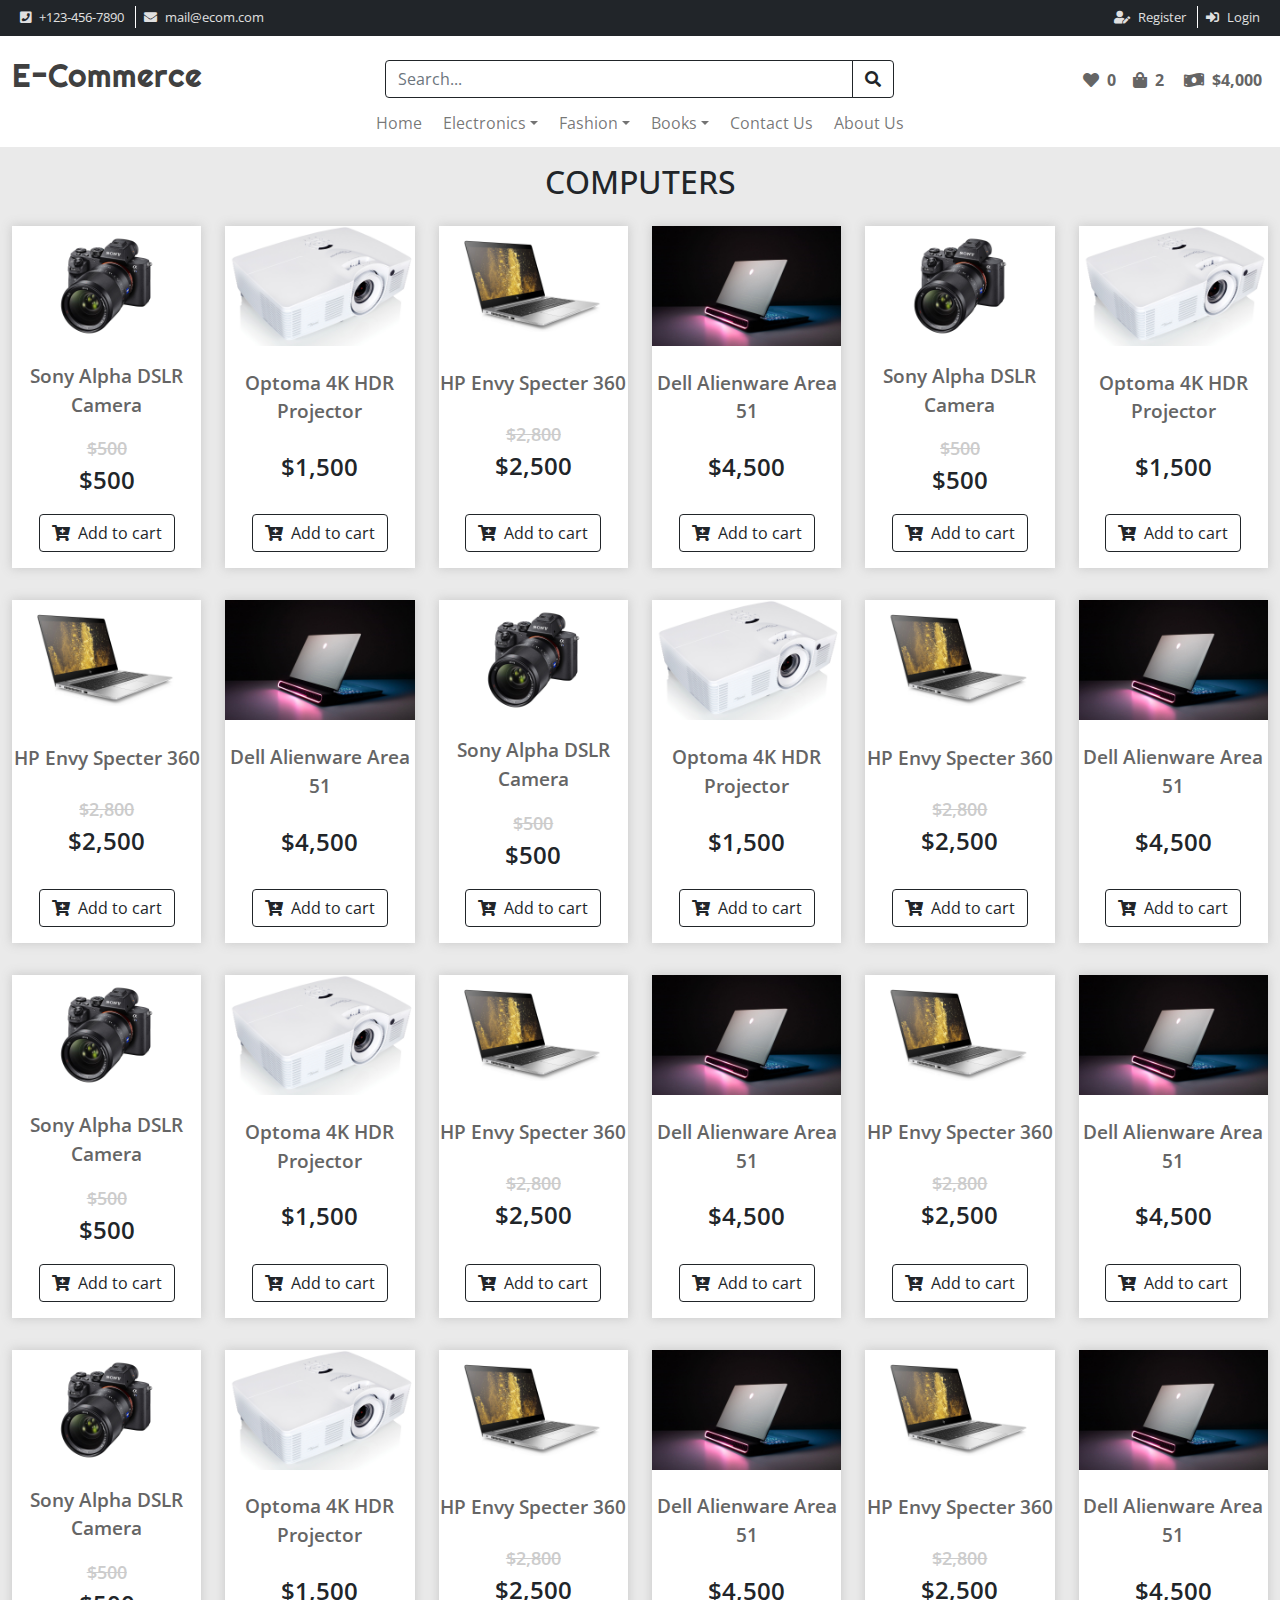
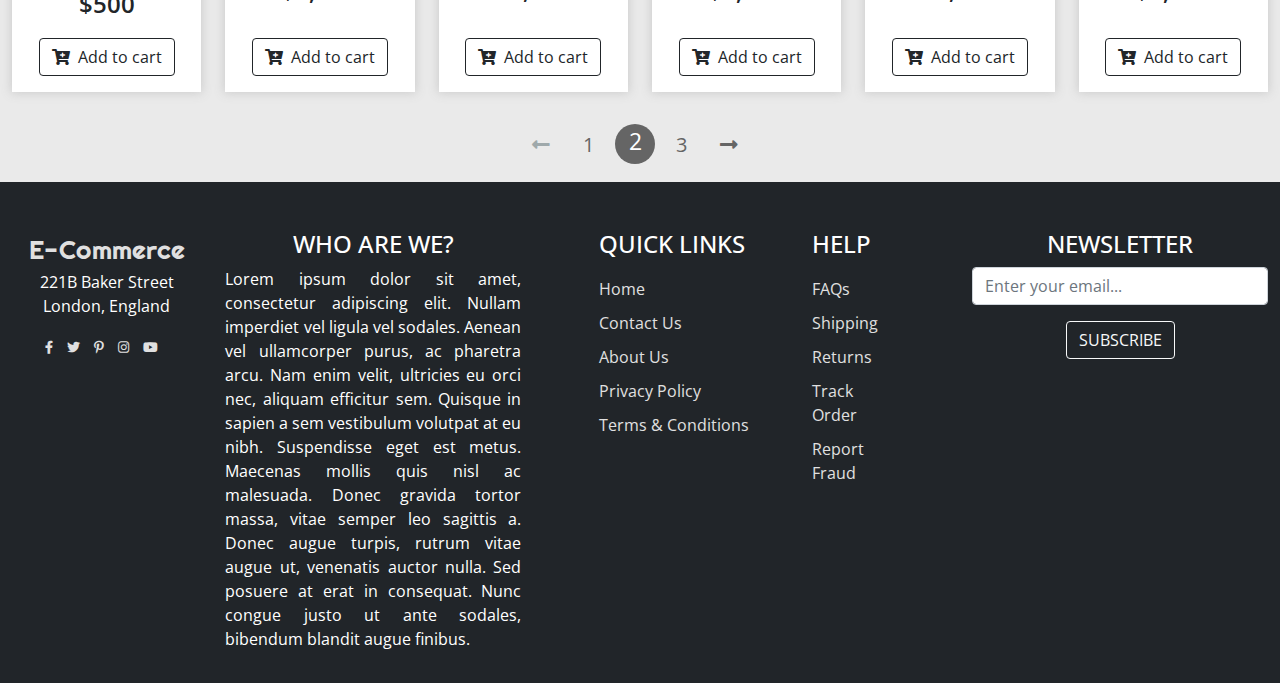
<file: category.html>
<!doctype html>
<html lang="en">
<head>
    <meta charset="UTF-8">
    <meta name="viewport"
          content="width=device-width, user-scalable=no, initial-scale=1.0, maximum-scale=1.0, minimum-scale=1.0">
    <meta http-equiv="X-UA-Compatible" content="ie=edge">
    <title>E-Commerce Template</title>

    <link href="//fonts.googleapis.com/css?family=Righteous" rel="stylesheet">
    <link href="//fonts.googleapis.com/css?family=Open+Sans+Condensed:300,300i,700" rel="stylesheet">
    <link href="//fonts.googleapis.com/css?family=Open+Sans:300,300i,400,400i,600,600i" rel="stylesheet">

    <link rel="stylesheet" href="css/bootstrap.min.css">
    <link rel="stylesheet" href="css/all.min.css">
    <link rel="stylesheet" href="css/style.css">
</head>
<body>
<div class="container-fluid">

    <div class="row min-vh-100">
        <div class="col-12">
            <header class="row">
                <!-- Top Nav -->
                <div class="col-12 bg-dark py-2 d-md-block d-none">
                    <div class="row">
                        <div class="col-auto me-auto">
                            <ul class="top-nav">
                                <li>
                                    <a href="tel:+123-456-7890"><i class="fa fa-phone-square me-2"></i>+123-456-7890</a>
                                </li>
                                <li>
                                    <a href="mailto:mail@ecom.com"><i class="fa fa-envelope me-2"></i>mail@ecom.com</a>
                                </li>
                            </ul>
                        </div>
                        <div class="col-auto">
                            <ul class="top-nav">
                                <li>
                                    <a href="register.html"><i class="fas fa-user-edit me-2"></i>Register</a>
                                </li>
                                <li>
                                    <a href="login.html"><i class="fas fa-sign-in-alt me-2"></i>Login</a>
                                </li>
                            </ul>
                        </div>
                    </div>
                </div>
                <!-- Top Nav -->

                <!-- Header -->
                <div class="col-12 bg-white pt-4">
                    <div class="row">
                        <div class="col-lg-auto">
                            <div class="site-logo text-center text-lg-left">
                                <a href="index.html">E-Commerce</a>
                            </div>
                        </div>
                        <div class="col-lg-5 mx-auto mt-4 mt-lg-0">
                            <form action="#">
                                <div class="form-group">
                                    <div class="input-group">
                                        <input type="search" class="form-control border-dark" placeholder="Search..." required>
                                        <button class="btn btn-outline-dark"><i class="fas fa-search"></i></button>
                                    </div>
                                </div>
                            </form>
                        </div>
                        <div class="col-lg-auto text-center text-lg-left header-item-holder">
                            <a href="#" class="header-item">
                                <i class="fas fa-heart me-2"></i><span id="header-favorite">0</span>
                            </a>
                            <a href="cart.html" class="header-item">
                                <i class="fas fa-shopping-bag me-2"></i><span id="header-qty" class="me-3">2</span>
                                <i class="fas fa-money-bill-wave me-2"></i><span id="header-price">$4,000</span>
                            </a>
                        </div>
                    </div>

                    <!-- Nav -->
                    <div class="row">
                        <nav class="navbar navbar-expand-lg navbar-light bg-white col-12">
                            <button class="navbar-toggler d-lg-none border-0" type="button" data-bs-toggle="collapse" data-bs-target="#mainNav">
                                <span class="navbar-toggler-icon"></span>
                            </button>
                            <div class="collapse navbar-collapse" id="mainNav">
                                <ul class="navbar-nav mx-auto mt-2 mt-lg-0">
                                    <li class="nav-item active">
                                        <a class="nav-link" href="index.html">Home <span class="sr-only">(current)</span></a>
                                    </li>
                                    <li class="nav-item dropdown">
                                        <a class="nav-link dropdown-toggle" href="#" id="electronics" data-bs-toggle="dropdown" aria-haspopup="true" aria-expanded="false">Electronics</a>
                                        <div class="dropdown-menu" aria-labelledby="electronics">
                                            <a class="dropdown-item" href="category.html">Computers</a>
                                            <a class="dropdown-item" href="category.html">Mobile Phones</a>
                                            <a class="dropdown-item" href="category.html">Television Sets</a>
                                            <a class="dropdown-item" href="category.html">DSLR Cameras</a>
                                            <a class="dropdown-item" href="category.html">Projectors</a>
                                        </div>
                                    </li>
                                    <li class="nav-item dropdown">
                                        <a class="nav-link dropdown-toggle" href="#" id="fashion" data-bs-toggle="dropdown" aria-haspopup="true" aria-expanded="false">Fashion</a>
                                        <div class="dropdown-menu" aria-labelledby="fashion">
                                            <a class="dropdown-item" href="category.html">Men's</a>
                                            <a class="dropdown-item" href="category.html">Women's</a>
                                            <a class="dropdown-item" href="category.html">Children's</a>
                                            <a class="dropdown-item" href="category.html">Accessories</a>
                                            <a class="dropdown-item" href="category.html">Footwear</a>
                                        </div>
                                    </li>
                                    <li class="nav-item dropdown">
                                        <a class="nav-link dropdown-toggle" href="#" id="books" data-bs-toggle="dropdown" aria-haspopup="true" aria-expanded="false">Books</a>
                                        <div class="dropdown-menu" aria-labelledby="books">
                                            <a class="dropdown-item" href="category.html">Adventure</a>
                                            <a class="dropdown-item" href="category.html">Horror</a>
                                            <a class="dropdown-item" href="category.html">Romantic</a>
                                            <a class="dropdown-item" href="category.html">Children's</a>
                                            <a class="dropdown-item" href="category.html">Non-Fiction</a>
                                        </div>
                                    </li>
                                    <li class="nav-item active">
                                        <a class="nav-link" href="contact.html">Contact Us<span class="sr-only">(current)</span></a>
                                    </li>
                                    <li class="nav-item active">
                                        <a class="nav-link" href="about.html">About Us<span class="sr-only">(current)</span></a>
                                    </li>
                                </ul>
                            </div>
                        </nav>
                    </div>
                    <!-- Nav -->

                </div>
                <!-- Header -->

            </header>
        </div>

        <div class="col-12">
            <!-- Main Content -->
            <main class="row">

                <!-- Category Products -->
                <div class="col-12">
                    <div class="row">
                        <div class="col-12 py-3">
                            <div class="row">
                                <div class="col-12 text-center text-uppercase">
                                    <h2>Computers</h2>
                                </div>
                            </div>
                            <div class="row">

                                <!-- Product -->
                                <div class="col-xl-2 col-lg-3 col-sm-6 my-3">
                                    <div class="col-12 bg-white text-center h-100 product-item">
                                        <div class="row h-100">
                                            <div class="col-12 p-0 mb-3">
                                                <a href="product.html">
                                                    <img src="images/image-1.jpg" class="img-fluid">
                                                </a>
                                            </div>
                                            <div class="col-12 mb-3">
                                                <a href="product.html" class="product-name">Sony Alpha DSLR Camera</a>
                                            </div>
                                            <div class="col-12 mb-3">
                                                    <span class="product-price-old">
                                                        $500
                                                    </span>
                                                <br>
                                                <span class="product-price">
                                                        $500
                                                    </span>
                                            </div>
                                            <div class="col-12 mb-3 align-self-end">
                                                <button class="btn btn-outline-dark" type="button"><i class="fas fa-cart-plus me-2"></i>Add to cart</button>
                                            </div>
                                        </div>
                                    </div>
                                </div>
                                <!-- Product -->

                                <!-- Product -->
                                <div class="col-xl-2 col-lg-3 col-sm-6 my-3">
                                    <div class="col-12 bg-white text-center h-100 product-item">
                                        <div class="row h-100">
                                            <div class="col-12 p-0 mb-3">
                                                <a href="product.html">
                                                    <img src="images/image-2.jpg" class="img-fluid">
                                                </a>
                                            </div>
                                            <div class="col-12 mb-3">
                                                <a href="product.html" class="product-name">Optoma 4K HDR Projector</a>
                                            </div>
                                            <div class="col-12 mb-3">
                                                    <span class="product-price">
                                                        $1,500
                                                    </span>
                                            </div>
                                            <div class="col-12 mb-3 align-self-end">
                                                <button class="btn btn-outline-dark" type="button"><i class="fas fa-cart-plus me-2"></i>Add to cart</button>
                                            </div>
                                        </div>
                                    </div>
                                </div>
                                <!-- Product -->

                                <!-- Product -->
                                <div class="col-xl-2 col-lg-3 col-sm-6 my-3">
                                    <div class="col-12 bg-white text-center h-100 product-item">
                                        <div class="row h-100">
                                            <div class="col-12 p-0 mb-3">
                                                <a href="product.html">
                                                    <img src="images/image-3.jpg" class="img-fluid">
                                                </a>
                                            </div>
                                            <div class="col-12 mb-3">
                                                <a href="product.html" class="product-name">HP Envy Specter 360</a>
                                            </div>
                                            <div class="col-12 mb-3">
                                                <div class="product-price-old">
                                                    $2,800
                                                </div>
                                                <span class="product-price">
                                                        $2,500
                                                    </span>
                                            </div>
                                            <div class="col-12 mb-3 align-self-end">
                                                <button class="btn btn-outline-dark" type="button"><i class="fas fa-cart-plus me-2"></i>Add to cart</button>
                                            </div>
                                        </div>
                                    </div>
                                </div>
                                <!-- Product -->

                                <!-- Product -->
                                <div class="col-xl-2 col-lg-3 col-sm-6 my-3">
                                    <div class="col-12 bg-white text-center h-100 product-item">
                                        <div class="row h-100">
                                            <div class="col-12 p-0 mb-3">
                                                <a href="product.html">
                                                    <img src="images/image-4.jpg" class="img-fluid">
                                                </a>
                                            </div>
                                            <div class="col-12 mb-3">
                                                <a href="product.html" class="product-name">Dell Alienware Area 51</a>
                                            </div>
                                            <div class="col-12 mb-3">
                                                    <span class="product-price">
                                                        $4,500
                                                    </span>
                                            </div>
                                            <div class="col-12 mb-3 align-self-end">
                                                <button class="btn btn-outline-dark" type="button"><i class="fas fa-cart-plus me-2"></i>Add to cart</button>
                                            </div>
                                        </div>
                                    </div>
                                </div>
                                <!-- Product -->

                                <!-- Product -->
                                <div class="col-xl-2 col-lg-3 col-sm-6 my-3">
                                    <div class="col-12 bg-white text-center h-100 product-item">
                                        <div class="row h-100">
                                            <div class="col-12 p-0 mb-3">
                                                <a href="product.html">
                                                    <img src="images/image-1.jpg" class="img-fluid">
                                                </a>
                                            </div>
                                            <div class="col-12 mb-3">
                                                <a href="product.html" class="product-name">Sony Alpha DSLR Camera</a>
                                            </div>
                                            <div class="col-12 mb-3">
                                                    <span class="product-price-old">
                                                        $500
                                                    </span>
                                                <br>
                                                <span class="product-price">
                                                        $500
                                                    </span>
                                            </div>
                                            <div class="col-12 mb-3 align-self-end">
                                                <button class="btn btn-outline-dark" type="button"><i class="fas fa-cart-plus me-2"></i>Add to cart</button>
                                            </div>
                                        </div>
                                    </div>
                                </div>
                                <!-- Product -->

                                <!-- Product -->
                                <div class="col-xl-2 col-lg-3 col-sm-6 my-3">
                                    <div class="col-12 bg-white text-center h-100 product-item">
                                        <div class="row h-100">
                                            <div class="col-12 p-0 mb-3">
                                                <a href="product.html">
                                                    <img src="images/image-2.jpg" class="img-fluid">
                                                </a>
                                            </div>
                                            <div class="col-12 mb-3">
                                                <a href="product.html" class="product-name">Optoma 4K HDR Projector</a>
                                            </div>
                                            <div class="col-12 mb-3">
                                                    <span class="product-price">
                                                        $1,500
                                                    </span>
                                            </div>
                                            <div class="col-12 mb-3 align-self-end">
                                                <button class="btn btn-outline-dark" type="button"><i class="fas fa-cart-plus me-2"></i>Add to cart</button>
                                            </div>
                                        </div>
                                    </div>
                                </div>
                                <!-- Product -->

                                <!-- Product -->
                                <div class="col-xl-2 col-lg-3 col-sm-6 my-3">
                                    <div class="col-12 bg-white text-center h-100 product-item">
                                        <div class="row h-100">
                                            <div class="col-12 p-0 mb-3">
                                                <a href="product.html">
                                                    <img src="images/image-3.jpg" class="img-fluid">
                                                </a>
                                            </div>
                                            <div class="col-12 mb-3">
                                                <a href="product.html" class="product-name">HP Envy Specter 360</a>
                                            </div>
                                            <div class="col-12 mb-3">
                                                <div class="product-price-old">
                                                    $2,800
                                                </div>
                                                <span class="product-price">
                                                        $2,500
                                                    </span>
                                            </div>
                                            <div class="col-12 mb-3 align-self-end">
                                                <button class="btn btn-outline-dark" type="button"><i class="fas fa-cart-plus me-2"></i>Add to cart</button>
                                            </div>
                                        </div>
                                    </div>
                                </div>
                                <!-- Product -->

                                <!-- Product -->
                                <div class="col-xl-2 col-lg-3 col-sm-6 my-3">
                                    <div class="col-12 bg-white text-center h-100 product-item">
                                        <div class="row h-100">
                                            <div class="col-12 p-0 mb-3">
                                                <a href="product.html">
                                                    <img src="images/image-4.jpg" class="img-fluid">
                                                </a>
                                            </div>
                                            <div class="col-12 mb-3">
                                                <a href="product.html" class="product-name">Dell Alienware Area 51</a>
                                            </div>
                                            <div class="col-12 mb-3">
                                                    <span class="product-price">
                                                        $4,500
                                                    </span>
                                            </div>
                                            <div class="col-12 mb-3 align-self-end">
                                                <button class="btn btn-outline-dark" type="button"><i class="fas fa-cart-plus me-2"></i>Add to cart</button>
                                            </div>
                                        </div>
                                    </div>
                                </div>
                                <!-- Product -->

                                <!-- Product -->
                                <div class="col-xl-2 col-lg-3 col-sm-6 my-3">
                                    <div class="col-12 bg-white text-center h-100 product-item">
                                        <div class="row h-100">
                                            <div class="col-12 p-0 mb-3">
                                                <a href="product.html">
                                                    <img src="images/image-1.jpg" class="img-fluid">
                                                </a>
                                            </div>
                                            <div class="col-12 mb-3">
                                                <a href="product.html" class="product-name">Sony Alpha DSLR Camera</a>
                                            </div>
                                            <div class="col-12 mb-3">
                                                    <span class="product-price-old">
                                                        $500
                                                    </span>
                                                <br>
                                                <span class="product-price">
                                                        $500
                                                    </span>
                                            </div>
                                            <div class="col-12 mb-3 align-self-end">
                                                <button class="btn btn-outline-dark" type="button"><i class="fas fa-cart-plus me-2"></i>Add to cart</button>
                                            </div>
                                        </div>
                                    </div>
                                </div>
                                <!-- Product -->

                                <!-- Product -->
                                <div class="col-xl-2 col-lg-3 col-sm-6 my-3">
                                    <div class="col-12 bg-white text-center h-100 product-item">
                                        <div class="row h-100">
                                            <div class="col-12 p-0 mb-3">
                                                <a href="product.html">
                                                    <img src="images/image-2.jpg" class="img-fluid">
                                                </a>
                                            </div>
                                            <div class="col-12 mb-3">
                                                <a href="product.html" class="product-name">Optoma 4K HDR Projector</a>
                                            </div>
                                            <div class="col-12 mb-3">
                                                    <span class="product-price">
                                                        $1,500
                                                    </span>
                                            </div>
                                            <div class="col-12 mb-3 align-self-end">
                                                <button class="btn btn-outline-dark" type="button"><i class="fas fa-cart-plus me-2"></i>Add to cart</button>
                                            </div>
                                        </div>
                                    </div>
                                </div>
                                <!-- Product -->

                                <!-- Product -->
                                <div class="col-xl-2 col-lg-3 col-sm-6 my-3">
                                    <div class="col-12 bg-white text-center h-100 product-item">
                                        <div class="row h-100">
                                            <div class="col-12 p-0 mb-3">
                                                <a href="product.html">
                                                    <img src="images/image-3.jpg" class="img-fluid">
                                                </a>
                                            </div>
                                            <div class="col-12 mb-3">
                                                <a href="product.html" class="product-name">HP Envy Specter 360</a>
                                            </div>
                                            <div class="col-12 mb-3">
                                                <div class="product-price-old">
                                                    $2,800
                                                </div>
                                                <span class="product-price">
                                                        $2,500
                                                    </span>
                                            </div>
                                            <div class="col-12 mb-3 align-self-end">
                                                <button class="btn btn-outline-dark" type="button"><i class="fas fa-cart-plus me-2"></i>Add to cart</button>
                                            </div>
                                        </div>
                                    </div>
                                </div>
                                <!-- Product -->

                                <!-- Product -->
                                <div class="col-xl-2 col-lg-3 col-sm-6 my-3">
                                    <div class="col-12 bg-white text-center h-100 product-item">
                                        <div class="row h-100">
                                            <div class="col-12 p-0 mb-3">
                                                <a href="product.html">
                                                    <img src="images/image-4.jpg" class="img-fluid">
                                                </a>
                                            </div>
                                            <div class="col-12 mb-3">
                                                <a href="product.html" class="product-name">Dell Alienware Area 51</a>
                                            </div>
                                            <div class="col-12 mb-3">
                                                    <span class="product-price">
                                                        $4,500
                                                    </span>
                                            </div>
                                            <div class="col-12 mb-3 align-self-end">
                                                <button class="btn btn-outline-dark" type="button"><i class="fas fa-cart-plus me-2"></i>Add to cart</button>
                                            </div>
                                        </div>
                                    </div>
                                </div>
                                <!-- Product -->

                                <!-- Product -->
                                <div class="col-xl-2 col-lg-3 col-sm-6 my-3">
                                    <div class="col-12 bg-white text-center h-100 product-item">
                                        <div class="row h-100">
                                            <div class="col-12 p-0 mb-3">
                                                <a href="product.html">
                                                    <img src="images/image-1.jpg" class="img-fluid">
                                                </a>
                                            </div>
                                            <div class="col-12 mb-3">
                                                <a href="product.html" class="product-name">Sony Alpha DSLR Camera</a>
                                            </div>
                                            <div class="col-12 mb-3">
                                                    <span class="product-price-old">
                                                        $500
                                                    </span>
                                                <br>
                                                <span class="product-price">
                                                        $500
                                                    </span>
                                            </div>
                                            <div class="col-12 mb-3 align-self-end">
                                                <button class="btn btn-outline-dark" type="button"><i class="fas fa-cart-plus me-2"></i>Add to cart</button>
                                            </div>
                                        </div>
                                    </div>
                                </div>
                                <!-- Product -->

                                <!-- Product -->
                                <div class="col-xl-2 col-lg-3 col-sm-6 my-3">
                                    <div class="col-12 bg-white text-center h-100 product-item">
                                        <div class="row h-100">
                                            <div class="col-12 p-0 mb-3">
                                                <a href="product.html">
                                                    <img src="images/image-2.jpg" class="img-fluid">
                                                </a>
                                            </div>
                                            <div class="col-12 mb-3">
                                                <a href="product.html" class="product-name">Optoma 4K HDR Projector</a>
                                            </div>
                                            <div class="col-12 mb-3">
                                                    <span class="product-price">
                                                        $1,500
                                                    </span>
                                            </div>
                                            <div class="col-12 mb-3 align-self-end">
                                                <button class="btn btn-outline-dark" type="button"><i class="fas fa-cart-plus me-2"></i>Add to cart</button>
                                            </div>
                                        </div>
                                    </div>
                                </div>
                                <!-- Product -->

                                <!-- Product -->
                                <div class="col-xl-2 col-lg-3 col-sm-6 my-3">
                                    <div class="col-12 bg-white text-center h-100 product-item">
                                        <div class="row h-100">
                                            <div class="col-12 p-0 mb-3">
                                                <a href="product.html">
                                                    <img src="images/image-3.jpg" class="img-fluid">
                                                </a>
                                            </div>
                                            <div class="col-12 mb-3">
                                                <a href="product.html" class="product-name">HP Envy Specter 360</a>
                                            </div>
                                            <div class="col-12 mb-3">
                                                <div class="product-price-old">
                                                    $2,800
                                                </div>
                                                <span class="product-price">
                                                        $2,500
                                                    </span>
                                            </div>
                                            <div class="col-12 mb-3 align-self-end">
                                                <button class="btn btn-outline-dark" type="button"><i class="fas fa-cart-plus me-2"></i>Add to cart</button>
                                            </div>
                                        </div>
                                    </div>
                                </div>
                                <!-- Product -->

                                <!-- Product -->
                                <div class="col-xl-2 col-lg-3 col-sm-6 my-3">
                                    <div class="col-12 bg-white text-center h-100 product-item">
                                        <div class="row h-100">
                                            <div class="col-12 p-0 mb-3">
                                                <a href="product.html">
                                                    <img src="images/image-4.jpg" class="img-fluid">
                                                </a>
                                            </div>
                                            <div class="col-12 mb-3">
                                                <a href="product.html" class="product-name">Dell Alienware Area 51</a>
                                            </div>
                                            <div class="col-12 mb-3">
                                                    <span class="product-price">
                                                        $4,500
                                                    </span>
                                            </div>
                                            <div class="col-12 mb-3 align-self-end">
                                                <button class="btn btn-outline-dark" type="button"><i class="fas fa-cart-plus me-2"></i>Add to cart</button>
                                            </div>
                                        </div>
                                    </div>
                                </div>
                                <!-- Product -->

                                <!-- Product -->
                                <div class="col-xl-2 col-lg-3 col-sm-6 my-3">
                                    <div class="col-12 bg-white text-center h-100 product-item">
                                        <div class="row h-100">
                                            <div class="col-12 p-0 mb-3">
                                                <a href="product.html">
                                                    <img src="images/image-3.jpg" class="img-fluid">
                                                </a>
                                            </div>
                                            <div class="col-12 mb-3">
                                                <a href="product.html" class="product-name">HP Envy Specter 360</a>
                                            </div>
                                            <div class="col-12 mb-3">
                                                <div class="product-price-old">
                                                    $2,800
                                                </div>
                                                <span class="product-price">
                                                        $2,500
                                                    </span>
                                            </div>
                                            <div class="col-12 mb-3 align-self-end">
                                                <button class="btn btn-outline-dark" type="button"><i class="fas fa-cart-plus me-2"></i>Add to cart</button>
                                            </div>
                                        </div>
                                    </div>
                                </div>
                                <!-- Product -->

                                <!-- Product -->
                                <div class="col-xl-2 col-lg-3 col-sm-6 my-3">
                                    <div class="col-12 bg-white text-center h-100 product-item">
                                        <div class="row h-100">
                                            <div class="col-12 p-0 mb-3">
                                                <a href="product.html">
                                                    <img src="images/image-4.jpg" class="img-fluid">
                                                </a>
                                            </div>
                                            <div class="col-12 mb-3">
                                                <a href="product.html" class="product-name">Dell Alienware Area 51</a>
                                            </div>
                                            <div class="col-12 mb-3">
                                                    <span class="product-price">
                                                        $4,500
                                                    </span>
                                            </div>
                                            <div class="col-12 mb-3 align-self-end">
                                                <button class="btn btn-outline-dark" type="button"><i class="fas fa-cart-plus me-2"></i>Add to cart</button>
                                            </div>
                                        </div>
                                    </div>
                                </div>
                                <!-- Product -->

                                <!-- Product -->
                                <div class="col-xl-2 col-lg-3 col-sm-6 my-3">
                                    <div class="col-12 bg-white text-center h-100 product-item">
                                        <div class="row h-100">
                                            <div class="col-12 p-0 mb-3">
                                                <a href="product.html">
                                                    <img src="images/image-1.jpg" class="img-fluid">
                                                </a>
                                            </div>
                                            <div class="col-12 mb-3">
                                                <a href="product.html" class="product-name">Sony Alpha DSLR Camera</a>
                                            </div>
                                            <div class="col-12 mb-3">
                                                    <span class="product-price-old">
                                                        $500
                                                    </span>
                                                <br>
                                                <span class="product-price">
                                                        $500
                                                    </span>
                                            </div>
                                            <div class="col-12 mb-3 align-self-end">
                                                <button class="btn btn-outline-dark" type="button"><i class="fas fa-cart-plus me-2"></i>Add to cart</button>
                                            </div>
                                        </div>
                                    </div>
                                </div>
                                <!-- Product -->

                                <!-- Product -->
                                <div class="col-xl-2 col-lg-3 col-sm-6 my-3">
                                    <div class="col-12 bg-white text-center h-100 product-item">
                                        <div class="row h-100">
                                            <div class="col-12 p-0 mb-3">
                                                <a href="product.html">
                                                    <img src="images/image-2.jpg" class="img-fluid">
                                                </a>
                                            </div>
                                            <div class="col-12 mb-3">
                                                <a href="product.html" class="product-name">Optoma 4K HDR Projector</a>
                                            </div>
                                            <div class="col-12 mb-3">
                                                    <span class="product-price">
                                                        $1,500
                                                    </span>
                                            </div>
                                            <div class="col-12 mb-3 align-self-end">
                                                <button class="btn btn-outline-dark" type="button"><i class="fas fa-cart-plus me-2"></i>Add to cart</button>
                                            </div>
                                        </div>
                                    </div>
                                </div>
                                <!-- Product -->

                                <!-- Product -->
                                <div class="col-xl-2 col-lg-3 col-sm-6 my-3">
                                    <div class="col-12 bg-white text-center h-100 product-item">
                                        <div class="row h-100">
                                            <div class="col-12 p-0 mb-3">
                                                <a href="product.html">
                                                    <img src="images/image-3.jpg" class="img-fluid">
                                                </a>
                                            </div>
                                            <div class="col-12 mb-3">
                                                <a href="product.html" class="product-name">HP Envy Specter 360</a>
                                            </div>
                                            <div class="col-12 mb-3">
                                                <div class="product-price-old">
                                                    $2,800
                                                </div>
                                                <span class="product-price">
                                                        $2,500
                                                    </span>
                                            </div>
                                            <div class="col-12 mb-3 align-self-end">
                                                <button class="btn btn-outline-dark" type="button"><i class="fas fa-cart-plus me-2"></i>Add to cart</button>
                                            </div>
                                        </div>
                                    </div>
                                </div>
                                <!-- Product -->

                                <!-- Product -->
                                <div class="col-xl-2 col-lg-3 col-sm-6 my-3">
                                    <div class="col-12 bg-white text-center h-100 product-item">
                                        <div class="row h-100">
                                            <div class="col-12 p-0 mb-3">
                                                <a href="product.html">
                                                    <img src="images/image-4.jpg" class="img-fluid">
                                                </a>
                                            </div>
                                            <div class="col-12 mb-3">
                                                <a href="product.html" class="product-name">Dell Alienware Area 51</a>
                                            </div>
                                            <div class="col-12 mb-3">
                                                    <span class="product-price">
                                                        $4,500
                                                    </span>
                                            </div>
                                            <div class="col-12 mb-3 align-self-end">
                                                <button class="btn btn-outline-dark" type="button"><i class="fas fa-cart-plus me-2"></i>Add to cart</button>
                                            </div>
                                        </div>
                                    </div>
                                </div>
                                <!-- Product -->

                                <!-- Product -->
                                <div class="col-xl-2 col-lg-3 col-sm-6 my-3">
                                    <div class="col-12 bg-white text-center h-100 product-item">
                                        <div class="row h-100">
                                            <div class="col-12 p-0 mb-3">
                                                <a href="product.html">
                                                    <img src="images/image-3.jpg" class="img-fluid">
                                                </a>
                                            </div>
                                            <div class="col-12 mb-3">
                                                <a href="product.html" class="product-name">HP Envy Specter 360</a>
                                            </div>
                                            <div class="col-12 mb-3">
                                                <div class="product-price-old">
                                                    $2,800
                                                </div>
                                                <span class="product-price">
                                                        $2,500
                                                    </span>
                                            </div>
                                            <div class="col-12 mb-3 align-self-end">
                                                <button class="btn btn-outline-dark" type="button"><i class="fas fa-cart-plus me-2"></i>Add to cart</button>
                                            </div>
                                        </div>
                                    </div>
                                </div>
                                <!-- Product -->

                                <!-- Product -->
                                <div class="col-xl-2 col-lg-3 col-sm-6 my-3">
                                    <div class="col-12 bg-white text-center h-100 product-item">
                                        <div class="row h-100">
                                            <div class="col-12 p-0 mb-3">
                                                <a href="product.html">
                                                    <img src="images/image-4.jpg" class="img-fluid">
                                                </a>
                                            </div>
                                            <div class="col-12 mb-3">
                                                <a href="product.html" class="product-name">Dell Alienware Area 51</a>
                                            </div>
                                            <div class="col-12 mb-3">
                                                    <span class="product-price">
                                                        $4,500
                                                    </span>
                                            </div>
                                            <div class="col-12 mb-3 align-self-end">
                                                <button class="btn btn-outline-dark" type="button"><i class="fas fa-cart-plus me-2"></i>Add to cart</button>
                                            </div>
                                        </div>
                                    </div>
                                </div>
                                <!-- Product -->

                            </div>
                        </div>
                    </div>
                </div>
                <!-- Category Products -->

                <div class="col-12">
                    <nav aria-label="Page navigation example">
                        <ul class="pagination justify-content-center">
                            <li class="page-item disabled">
                                <a class="page-link" href="#" tabindex="-1" aria-disabled="true"><i class="fas fa-long-arrow-alt-left"></i></a>
                            </li>
                            <li class="page-item"><a class="page-link" href="#">1</a></li>
                            <li class="page-item active" aria-current="page">
                                <a class="page-link" href="#">2 <span class="sr-only">(current)</span></a>
                            </li>
                            <li class="page-item"><a class="page-link" href="#">3</a></li>
                            <li class="page-item">
                                <a class="page-link" href="#"><i class="fas fa-long-arrow-alt-right"></i></a>
                            </li>
                        </ul>
                    </nav>
                </div>

            </main>
            <!-- Main Content -->
        </div>

        <div class="col-12 align-self-end">
            <!-- Footer -->
            <footer class="row">
                <div class="col-12 bg-dark text-white pb-3 pt-5">
                    <div class="row">
                        <div class="col-lg-2 col-sm-4 text-center text-sm-left mb-sm-0 mb-3">
                            <div class="row">
                                <div class="col-12">
                                    <div class="footer-logo">
                                        <a href="index.html">E-Commerce</a>
                                    </div>
                                </div>
                                <div class="col-12">
                                    <address>
                                        221B Baker Street<br>
                                        London, England
                                    </address>
                                </div>
                                <div class="col-12">
                                    <a href="#" class="social-icon"><i class="fab fa-facebook-f"></i></a>
                                    <a href="#" class="social-icon"><i class="fab fa-twitter"></i></a>
                                    <a href="#" class="social-icon"><i class="fab fa-pinterest-p"></i></a>
                                    <a href="#" class="social-icon"><i class="fab fa-instagram"></i></a>
                                    <a href="#" class="social-icon"><i class="fab fa-youtube"></i></a>
                                </div>
                            </div>
                        </div>
                        <div class="col-lg-3 col-sm-8 text-center text-sm-left mb-sm-0 mb-3">
                            <div class="row">
                                <div class="col-12 text-uppercase">
                                    <h4>Who are we?</h4>
                                </div>
                                <div class="col-12 text-justify">
                                    <p>Lorem ipsum dolor sit amet, consectetur adipiscing elit. Nullam imperdiet vel ligula vel sodales. Aenean vel ullamcorper purus, ac pharetra arcu. Nam enim velit, ultricies eu orci nec, aliquam efficitur sem. Quisque in sapien a sem vestibulum volutpat at eu nibh. Suspendisse eget est metus. Maecenas mollis quis nisl ac malesuada. Donec gravida tortor massa, vitae semper leo sagittis a. Donec augue turpis, rutrum vitae augue ut, venenatis auctor nulla. Sed posuere at erat in consequat. Nunc congue justo ut ante sodales, bibendum blandit augue finibus.</p>
                                </div>
                            </div>
                        </div>
                        <div class="col-lg-2 col-sm-3 col-5 ms-lg-auto ms-sm-0 ms-auto mb-sm-0 mb-3">
                            <div class="row">
                                <div class="col-12 text-uppercase">
                                    <h4>Quick Links</h4>
                                </div>
                                <div class="col-12">
                                    <ul class="footer-nav">
                                        <li>
                                            <a href="#">Home</a>
                                        </li>
                                        <li>
                                            <a href="#">Contact Us</a>
                                        </li>
                                        <li>
                                            <a href="#">About Us</a>
                                        </li>
                                        <li>
                                            <a href="#">Privacy Policy</a>
                                        </li>
                                        <li>
                                            <a href="#">Terms & Conditions</a>
                                        </li>
                                    </ul>
                                </div>
                            </div>
                        </div>
                        <div class="col-lg-1 col-sm-2 col-4 me-auto mb-sm-0 mb-3">
                            <div class="row">
                                <div class="col-12 text-uppercase text-underline">
                                    <h4>Help</h4>
                                </div>
                                <div class="col-12">
                                    <ul class="footer-nav">
                                        <li>
                                            <a href="#">FAQs</a>
                                        </li>
                                        <li>
                                            <a href="#">Shipping</a>
                                        </li>
                                        <li>
                                            <a href="#">Returns</a>
                                        </li>
                                        <li>
                                            <a href="#">Track Order</a>
                                        </li>
                                        <li>
                                            <a href="#">Report Fraud</a>
                                        </li>
                                    </ul>
                                </div>
                            </div>
                        </div>
                        <div class="col-lg-3 col-sm-6 text-center text-sm-left">
                            <div class="row">
                                <div class="col-12 text-uppercase">
                                    <h4>Newsletter</h4>
                                </div>
                                <div class="col-12">
                                    <form action="#">
                                        <div class="mb-3">
                                            <input type="text" class="form-control" placeholder="Enter your email..." required>
                                        </div>
                                        <div class="mb-3">
                                            <button class="btn btn-outline-light text-uppercase">Subscribe</button>
                                        </div>
                                    </form>
                                </div>
                            </div>
                        </div>
                    </div>
                </div>
            </footer>
            <!-- Footer -->
        </div>
    </div>

</div>

<script type="text/javascript" src="js/jquery.min.js"></script>
<script type="text/javascript" src="js/bootstrap.min.js"></script>
<script type="text/javascript" src="js/script.js"></script>
</body>
</html>
</file>
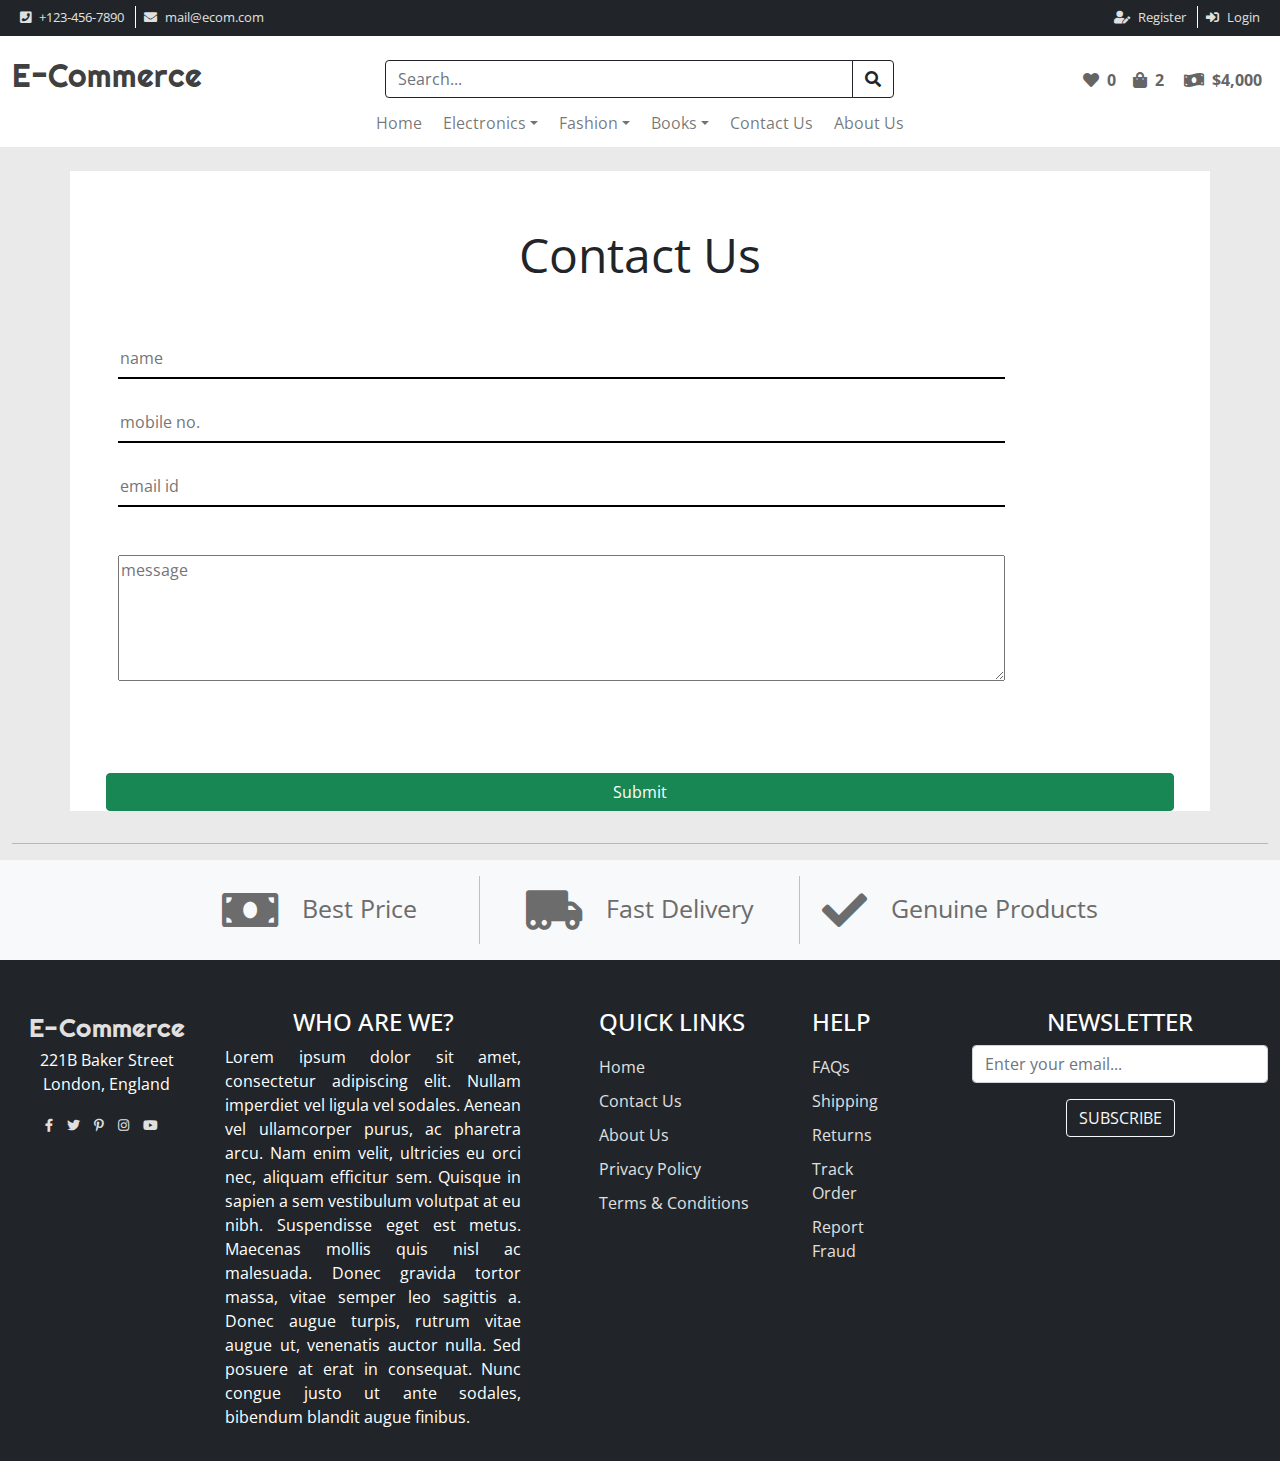
<file: contact.html>
<!doctype html>
<html lang="en">
<head>
    <meta charset="UTF-8">
    <meta name="viewport"
          content="width=device-width, user-scalable=no, initial-scale=1.0, maximum-scale=1.0, minimum-scale=1.0">
    <meta http-equiv="X-UA-Compatible" content="ie=edge">
    <title>E-Commerce Template</title>

    <link href="//fonts.googleapis.com/css?family=Righteous" rel="stylesheet">
    <link href="//fonts.googleapis.com/css?family=Open+Sans+Condensed:300,300i,700" rel="stylesheet">
    <link href="//fonts.googleapis.com/css?family=Open+Sans:300,300i,400,400i,600,600i" rel="stylesheet">

    <link rel="stylesheet" href="css/bootstrap.min.css">
    <link rel="stylesheet" href="css/all.min.css">
    <link rel="stylesheet" href="css/style.css">
</head>
<body>
<div class="container-fluid">

    <div class="row min-vh-100">
        <div class="col-12">
            <header class="row">
                <!-- Top Nav -->
                <div class="col-12 bg-dark py-2 d-md-block d-none">
                    <div class="row">
                        <div class="col-auto me-auto">
                            <ul class="top-nav">
                                <li>
                                    <a href="tel:+123-456-7890"><i class="fa fa-phone-square me-2"></i>+123-456-7890</a>
                                </li>
                                <li>
                                    <a href="mailto:mail@ecom.com"><i class="fa fa-envelope me-2"></i>mail@ecom.com</a>
                                </li>
                            </ul>
                        </div>
                        <div class="col-auto">
                            <ul class="top-nav">
                                <li>
                                    <a href="register.html"><i class="fas fa-user-edit me-2"></i>Register</a>
                                </li>
                                <li>
                                    <a href="login.html"><i class="fas fa-sign-in-alt me-2"></i>Login</a>
                                </li>
                            </ul>
                        </div>
                    </div>
                </div>
                <!-- Top Nav -->

                <!-- Header -->
                <div class="col-12 bg-white pt-4">
                    <div class="row">
                        <div class="col-lg-auto">
                            <div class="site-logo text-center text-lg-left">
                                <a href="index.html">E-Commerce</a>
                            </div>
                        </div>
                        <div class="col-lg-5 mx-auto mt-4 mt-lg-0">
                            <form action="#">
                                <div class="form-group">
                                    <div class="input-group">
                                        <input type="search" class="form-control border-dark" placeholder="Search..." required>
                                        <button class="btn btn-outline-dark"><i class="fas fa-search"></i></button>
                                    </div>
                                </div>
                            </form>
                        </div>
                        <div class="col-lg-auto text-center text-lg-left header-item-holder">
                            <a href="#" class="header-item">
                                <i class="fas fa-heart me-2"></i><span id="header-favorite">0</span>
                            </a>
                            <a href="cart.html" class="header-item">
                                <i class="fas fa-shopping-bag me-2"></i><span id="header-qty" class="me-3">2</span>
                                <i class="fas fa-money-bill-wave me-2"></i><span id="header-price">$4,000</span>
                            </a>
                        </div>
                    </div>

                    <!-- Nav -->
                    <div class="row">
                        <nav class="navbar navbar-expand-lg navbar-light bg-white col-12">
                            <button class="navbar-toggler d-lg-none border-0" type="button" data-bs-toggle="collapse" data-bs-target="#mainNav">
                                <span class="navbar-toggler-icon"></span>
                            </button>
                            <div class="collapse navbar-collapse" id="mainNav">
                                <ul class="navbar-nav mx-auto mt-2 mt-lg-0">
                                    <li class="nav-item active">
                                        <a class="nav-link" href="index.html">Home <span class="sr-only">(current)</span></a>
                                    </li>
                                    <li class="nav-item dropdown">
                                        <a class="nav-link dropdown-toggle" href="#" id="electronics" data-bs-toggle="dropdown" aria-haspopup="true" aria-expanded="false">Electronics</a>
                                        <div class="dropdown-menu" aria-labelledby="electronics">
                                            <a class="dropdown-item" href="category.html">Computers</a>
                                            <a class="dropdown-item" href="category.html">Mobile Phones</a>
                                            <a class="dropdown-item" href="category.html">Television Sets</a>
                                            <a class="dropdown-item" href="category.html">DSLR Cameras</a>
                                            <a class="dropdown-item" href="category.html">Projectors</a>
                                        </div>
                                    </li>
                                    <li class="nav-item dropdown">
                                        <a class="nav-link dropdown-toggle" href="#" id="fashion" data-bs-toggle="dropdown" aria-haspopup="true" aria-expanded="false">Fashion</a>
                                        <div class="dropdown-menu" aria-labelledby="fashion">
                                            <a class="dropdown-item" href="category.html">Men's</a>
                                            <a class="dropdown-item" href="category.html">Women's</a>
                                            <a class="dropdown-item" href="category.html">Children's</a>
                                            <a class="dropdown-item" href="category.html">Accessories</a>
                                            <a class="dropdown-item" href="category.html">Footwear</a>
                                        </div>
                                    </li>
                                    <li class="nav-item dropdown">
                                        <a class="nav-link dropdown-toggle" href="#" id="books" data-bs-toggle="dropdown" aria-haspopup="true" aria-expanded="false">Books</a>
                                        <div class="dropdown-menu" aria-labelledby="books">
                                            <a class="dropdown-item" href="category.html">Adventure</a>
                                            <a class="dropdown-item" href="category.html">Horror</a>
                                            <a class="dropdown-item" href="category.html">Romantic</a>
                                            <a class="dropdown-item" href="category.html">Children's</a>
                                            <a class="dropdown-item" href="category.html">Non-Fiction</a>
                                        </div>
                                    </li>
                                    <li class="nav-item active">
                                        <a class="nav-link" href="contact.html">Contact Us<span class="sr-only">(current)</span></a>
                                    </li>
                                    <li class="nav-item active">
                                        <a class="nav-link" href="about.html">About Us<span class="sr-only">(current)</span></a>
                                    </li>
                                </ul>
                            </div>
                        </nav>
                    </div>
                    <!-- Nav -->

                </div>
                <!-- Header -->

            </header>
        </div>

        <div class="col-12">
            <!-- Main Content -->
            <main class="row">



                <!-- Contact Content -->

                <body>
                <div class="container">
                    <div class="container form bg-white pt-5 mt-4 mb-3">
                        <p class="text-center "><font size="25">Contact Us</font> </p>
                        <div class="container">
                            <div class="row pl-5 pt-3">
                                <div class="col-12 pt-3">
                                    <input type="text" placeholder="name" style="width:85%;border:transparent;border-bottom:2px solid black;height:40px" class="name">
                                    <div class="name-hide"></div>
                                </div>
                                <div class="col-12 pt-4">
                                    <input type="text" placeholder="mobile no." style="width:85%;border:transparent;border-bottom:2px solid black;height:40px" class="mobile">
                                    <div class="mobile-hide"></div>
                                </div>
                                <div class="col-12 pt-4">
                                    <input type="text" placeholder="email id" style="width:85%;border:transparent;border-bottom:2px solid black;height:40px" class="email">
                                    <div class="email-hide"></div>
                                </div>
                                <div class="col-12 pt-5">
                                    <textarea rows="5" placeholder="message" style="width:85%" class="message"></textarea>
                                    <div class="hide-message"></div>
                                </div>
                                <div class="col-12 pt-5">
                                    <a href="j"><span class="btn text-white send-button" style="width:85%">send</span></a>
                                </div>
                                <button type="button" class="btn btn-success"> Submit </button>
                            </div>
                        </div>
                    </div>
                </div>
                <script>
                    $(".send-button").click(function(){
                        var firstname=$(".name").val();
                        var check= /^[a-zA-Z\s]+$/;
//name//

                        if(firstname==""){
                            $(".name-hide").text("Enter your name");
                            return false;}
                        else{true;}

                        if(!firstname.match(check)){
                            $(".name-hide").text("Enter your valid name");
                            return false;}
                        else{true;}

                        if(firstname.length>20){
                            $(".name-hide").text("More than 20 char. is not allowed");
                            return false;
                        }
                        else{ $(".first-name-hide").text("");}

//mobile no//
                        var mobile=$(".mobile").val();
                        var check_moblie=/^[0-9]+$/;
                        if(mobile==""){
                            $(".mobile-hide").text("enter your mobile no.");
                            return false;
                        }
                        else{true}
                        if(!mobile.match(check_moblie)){
                            $(".mobile-hide").text("enter your valid mobile no.");
                            return false;
                        }
                        else{$(".mobile-hide").text("");}
//mobile no//

//email //

                        var check_email=/^\w+([\.-]?\w+)*@\w+([\.-]?\w+)*(\.\w{2,3})+$/;
                        var email=$(".email").val();
                        if(email==""){
                            $(".email-hide").text("Enter your email id");
                            return false;
                        }
                        else{true}
                        if(!email.match(check_email)){
                            $(".email-hide").text("Enter your valid email id");
                            return false;
                        }
                        else{ $(".email-hide").text("");}
//message//
                        var message =$(".message").val();
                        if(message==""){
                            $(".hide-message").text("write something for us");
                            return false;
                        }
                        else{$(".hide-message").text("")}
                    })

                </script>
                </body>

                <!-- Contact Content -->

                <div class="col-12">
                    <hr>
                </div>

                <div class="col-12 py-3 bg-light d-sm-block d-none">
                    <div class="row">
                        <div class="col-lg-3 col ms-auto large-holder">
                            <div class="row">
                                <div class="col-auto ms-auto large-icon">
                                    <i class="fas fa-money-bill"></i>
                                </div>
                                <div class="col-auto me-auto large-text">
                                    Best Price
                                </div>
                            </div>
                        </div>
                        <div class="col-lg-3 col large-holder">
                            <div class="row">
                                <div class="col-auto ms-auto large-icon">
                                    <i class="fas fa-truck-moving"></i>
                                </div>
                                <div class="col-auto me-auto large-text">
                                    Fast Delivery
                                </div>
                            </div>
                        </div>
                        <div class="col-lg-3 col me-auto large-holder">
                            <div class="row">
                                <div class="col-auto ms-auto large-icon">
                                    <i class="fas fa-check"></i>
                                </div>
                                <div class="col-auto me-auto large-text">
                                    Genuine Products
                                </div>
                            </div>
                        </div>
                    </div>
                </div>
            </main>
            <!-- Main Content -->
        </div>

        <div class="col-12 align-self-end">
            <!-- Footer -->
            <footer class="row">
                <div class="col-12 bg-dark text-white pb-3 pt-5">
                    <div class="row">
                        <div class="col-lg-2 col-sm-4 text-center text-sm-left mb-sm-0 mb-3">
                            <div class="row">
                                <div class="col-12">
                                    <div class="footer-logo">
                                        <a href="index.html">E-Commerce</a>
                                    </div>
                                </div>
                                <div class="col-12">
                                    <address>
                                        221B Baker Street<br>
                                        London, England
                                    </address>
                                </div>
                                <div class="col-12">
                                    <a href="#" class="social-icon"><i class="fab fa-facebook-f"></i></a>
                                    <a href="#" class="social-icon"><i class="fab fa-twitter"></i></a>
                                    <a href="#" class="social-icon"><i class="fab fa-pinterest-p"></i></a>
                                    <a href="#" class="social-icon"><i class="fab fa-instagram"></i></a>
                                    <a href="#" class="social-icon"><i class="fab fa-youtube"></i></a>
                                </div>
                            </div>
                        </div>
                        <div class="col-lg-3 col-sm-8 text-center text-sm-left mb-sm-0 mb-3">
                            <div class="row">
                                <div class="col-12 text-uppercase">
                                    <h4>Who are we?</h4>
                                </div>
                                <div class="col-12 text-justify">
                                    <p>Lorem ipsum dolor sit amet, consectetur adipiscing elit. Nullam imperdiet vel ligula vel sodales. Aenean vel ullamcorper purus, ac pharetra arcu. Nam enim velit, ultricies eu orci nec, aliquam efficitur sem. Quisque in sapien a sem vestibulum volutpat at eu nibh. Suspendisse eget est metus. Maecenas mollis quis nisl ac malesuada. Donec gravida tortor massa, vitae semper leo sagittis a. Donec augue turpis, rutrum vitae augue ut, venenatis auctor nulla. Sed posuere at erat in consequat. Nunc congue justo ut ante sodales, bibendum blandit augue finibus.</p>
                                </div>
                            </div>
                        </div>
                        <div class="col-lg-2 col-sm-3 col-5 ms-lg-auto ms-sm-0 ms-auto mb-sm-0 mb-3">
                            <div class="row">
                                <div class="col-12 text-uppercase">
                                    <h4>Quick Links</h4>
                                </div>
                                <div class="col-12">
                                    <ul class="footer-nav">
                                        <li>
                                            <a href="#">Home</a>
                                        </li>
                                        <li>
                                            <a href="#">Contact Us</a>
                                        </li>
                                        <li>
                                            <a href="#">About Us</a>
                                        </li>
                                        <li>
                                            <a href="#">Privacy Policy</a>
                                        </li>
                                        <li>
                                            <a href="#">Terms & Conditions</a>
                                        </li>
                                    </ul>
                                </div>
                            </div>
                        </div>
                        <div class="col-lg-1 col-sm-2 col-4 me-auto mb-sm-0 mb-3">
                            <div class="row">
                                <div class="col-12 text-uppercase text-underline">
                                    <h4>Help</h4>
                                </div>
                                <div class="col-12">
                                    <ul class="footer-nav">
                                        <li>
                                            <a href="#">FAQs</a>
                                        </li>
                                        <li>
                                            <a href="#">Shipping</a>
                                        </li>
                                        <li>
                                            <a href="#">Returns</a>
                                        </li>
                                        <li>
                                            <a href="#">Track Order</a>
                                        </li>
                                        <li>
                                            <a href="#">Report Fraud</a>
                                        </li>
                                    </ul>
                                </div>
                            </div>
                        </div>
                        <div class="col-lg-3 col-sm-6 text-center text-sm-left">
                            <div class="row">
                                <div class="col-12 text-uppercase">
                                    <h4>Newsletter</h4>
                                </div>
                                <div class="col-12">
                                    <form action="#">
                                        <div class="mb-3">
                                            <input type="text" class="form-control" placeholder="Enter your email..." required>
                                        </div>
                                        <div class="mb-3">
                                            <button class="btn btn-outline-light text-uppercase">Subscribe</button>
                                        </div>
                                    </form>
                                </div>
                            </div>
                        </div>
                    </div>
                </div>
            </footer>
            <!-- Footer -->
        </div>
    </div>

</div>

<!-- Messages -->
<div class="toast-container position-fixed bottom-0 start-0 p-3">
    <div class="toast align-items-center text-white bg-success border-0">
        <div class="d-flex">
            <div class="toast-body">
                <i class="fas fa-check-circle me-2"></i>
                This is a success alert message.
            </div>
            <button type="button" class="btn-close btn-close-white me-2 m-auto" data-bs-dismiss="toast" aria-label="Close"></button>
        </div>
    </div>
    <div class="toast align-items-center text-white bg-danger border-0">
        <div class="d-flex">
            <div class="toast-body">
                <i class="fas fa-times-circle me-2"></i>
                This is an error alert message.
            </div>
            <button type="button" class="btn-close btn-close-white me-2 m-auto" data-bs-dismiss="toast" aria-label="Close"></button>
        </div>
    </div>
    <div class="toast align-items-center text-white bg-warning border-0">
        <div class="d-flex">
            <div class="toast-body">
                <i class="fas fa-exclamation-circle me-2"></i>
                This is a warning alert message.
            </div>
            <button type="button" class="btn-close btn-close-white me-2 m-auto" data-bs-dismiss="toast" aria-label="Close"></button>
        </div>
    </div>
    <div class="toast align-items-center text-white bg-info border-0">
        <div class="d-flex">
            <div class="toast-body">
                <i class="fas fa-info-circle me-2"></i>
                This is a error alert message.
            </div>
            <button type="button" class="btn-close btn-close-white me-2 m-auto" data-bs-dismiss="toast" aria-label="Close"></button>
        </div>
    </div>
</div>
<!-- Messages -->

<script type="text/javascript" src="js/jquery.min.js"></script>
<script type="text/javascript" src="js/bootstrap.min.js"></script>
<script type="text/javascript" src="js/script.js"></script>
</body>
</html>
</file>
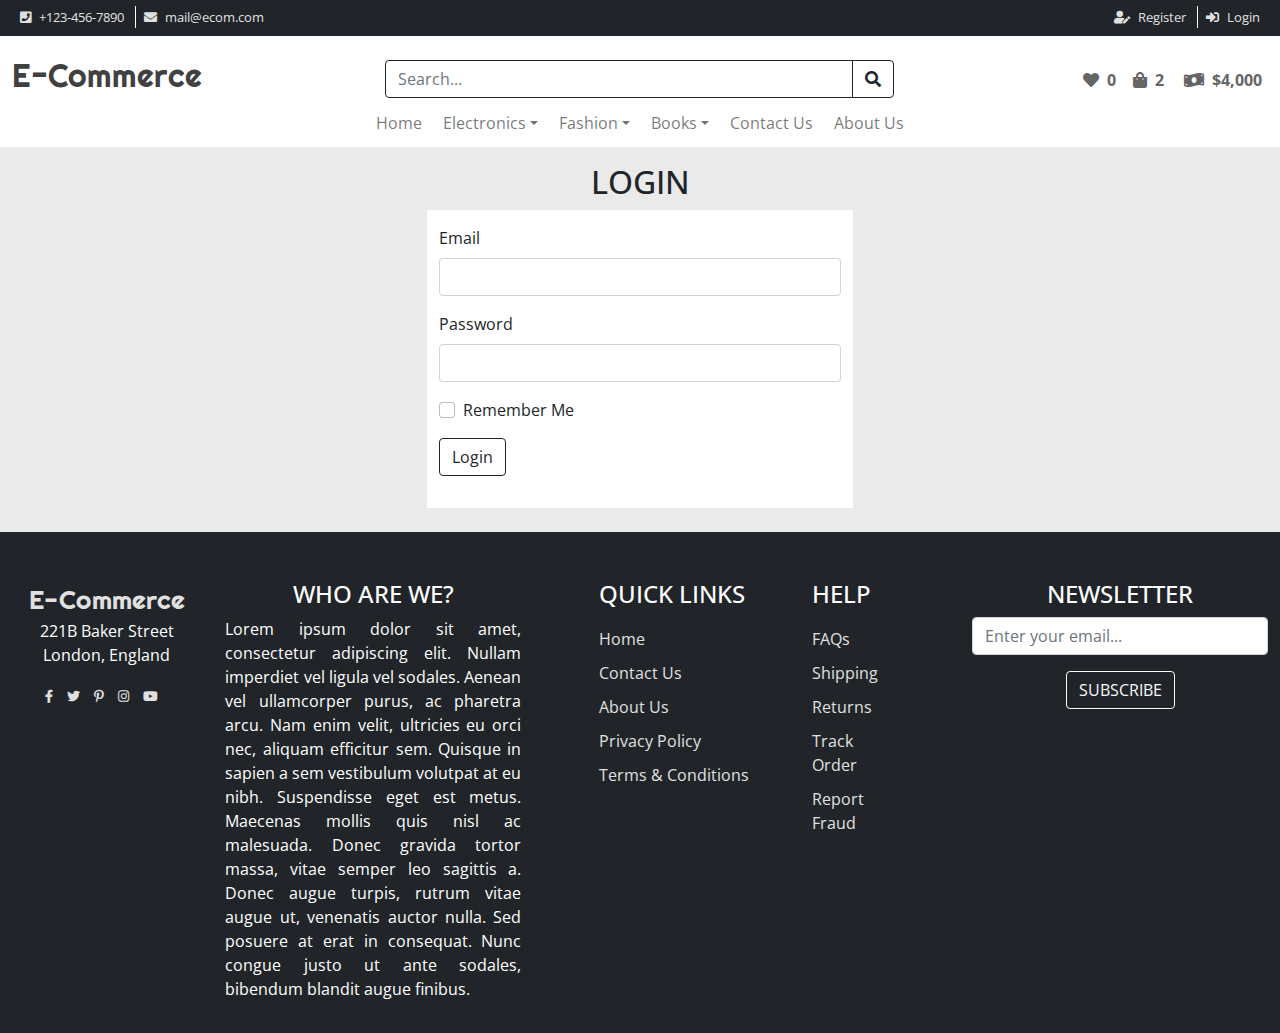
<file: login.html>
<!doctype html>
<html lang="en">
<head>
    <meta charset="UTF-8">
    <meta name="viewport"
          content="width=device-width, user-scalable=no, initial-scale=1.0, maximum-scale=1.0, minimum-scale=1.0">
    <meta http-equiv="X-UA-Compatible" content="ie=edge">
    <title>E-Commerce Template</title>

    <link href="//fonts.googleapis.com/css?family=Righteous" rel="stylesheet">
    <link href="//fonts.googleapis.com/css?family=Open+Sans+Condensed:300,300i,700" rel="stylesheet">
    <link href="//fonts.googleapis.com/css?family=Open+Sans:300,300i,400,400i,600,600i" rel="stylesheet">

    <link rel="stylesheet" href="css/bootstrap.min.css">
    <link rel="stylesheet" href="css/all.min.css">
    <link rel="stylesheet" href="css/style.css">
</head>
<body>
    <div class="container-fluid">
        <div class="row min-vh-100">
            <div class="col-12">
                <header class="row">
                    <!-- Top Nav -->
                    <div class="col-12 bg-dark py-2 d-md-block d-none">
                        <div class="row">
                            <div class="col-auto me-auto">
                                <ul class="top-nav">
                                    <li>
                                        <a href="tel:+123-456-7890"><i class="fa fa-phone-square me-2"></i>+123-456-7890</a>
                                    </li>
                                    <li>
                                        <a href="mailto:mail@ecom.com"><i class="fa fa-envelope me-2"></i>mail@ecom.com</a>
                                    </li>
                                </ul>
                            </div>
                            <div class="col-auto">
                                <ul class="top-nav">
                                    <li>
                                        <a href="register.html"><i class="fas fa-user-edit me-2"></i>Register</a>
                                    </li>
                                    <li>
                                        <a href="login.html"><i class="fas fa-sign-in-alt me-2"></i>Login</a>
                                    </li>
                                </ul>
                            </div>
                        </div>
                    </div>
                    <!-- Top Nav -->

                    <!-- Header -->
                    <div class="col-12 bg-white pt-4">
                        <div class="row">
                            <div class="col-lg-auto">
                                <div class="site-logo text-center text-lg-left">
                                    <a href="index.html">E-Commerce</a>
                                </div>
                            </div>
                            <div class="col-lg-5 mx-auto mt-4 mt-lg-0">
                                <form action="#">
                                    <div class="form-group">
                                        <div class="input-group">
                                            <input type="search" class="form-control border-dark" placeholder="Search..." required>
                                            <button class="btn btn-outline-dark"><i class="fas fa-search"></i></button>
                                        </div>
                                    </div>
                                </form>
                            </div>
                            <div class="col-lg-auto text-center text-lg-left header-item-holder">
                                <a href="#" class="header-item">
                                    <i class="fas fa-heart me-2"></i><span id="header-favorite">0</span>
                                </a>
                                <a href="cart.html" class="header-item">
                                    <i class="fas fa-shopping-bag me-2"></i><span id="header-qty" class="me-3">2</span>
                                    <i class="fas fa-money-bill-wave me-2"></i><span id="header-price">$4,000</span>
                                </a>
                            </div>
                        </div>

                        <!-- Nav -->
                        <div class="row">
                            <nav class="navbar navbar-expand-lg navbar-light bg-white col-12">
                                <button class="navbar-toggler d-lg-none border-0" type="button" data-bs-toggle="collapse" data-bs-target="#mainNav">
                                    <span class="navbar-toggler-icon"></span>
                                </button>
                                <div class="collapse navbar-collapse" id="mainNav">
                                    <ul class="navbar-nav mx-auto mt-2 mt-lg-0">
                                        <li class="nav-item active">
                                            <a class="nav-link" href="index.html">Home <span class="sr-only">(current)</span></a>
                                        </li>
                                        <li class="nav-item dropdown">
                                            <a class="nav-link dropdown-toggle" href="#" id="electronics" data-bs-toggle="dropdown" aria-haspopup="true" aria-expanded="false">Electronics</a>
                                            <div class="dropdown-menu" aria-labelledby="electronics">
                                                <a class="dropdown-item" href="category.html">Computers</a>
                                                <a class="dropdown-item" href="category.html">Mobile Phones</a>
                                                <a class="dropdown-item" href="category.html">Television Sets</a>
                                                <a class="dropdown-item" href="category.html">DSLR Cameras</a>
                                                <a class="dropdown-item" href="category.html">Projectors</a>
                                            </div>
                                        </li>
                                        <li class="nav-item dropdown">
                                            <a class="nav-link dropdown-toggle" href="#" id="fashion" data-bs-toggle="dropdown" aria-haspopup="true" aria-expanded="false">Fashion</a>
                                            <div class="dropdown-menu" aria-labelledby="fashion">
                                                <a class="dropdown-item" href="category.html">Men's</a>
                                                <a class="dropdown-item" href="category.html">Women's</a>
                                                <a class="dropdown-item" href="category.html">Children's</a>
                                                <a class="dropdown-item" href="category.html">Accessories</a>
                                                <a class="dropdown-item" href="category.html">Footwear</a>
                                            </div>
                                        </li>
                                        <li class="nav-item dropdown">
                                            <a class="nav-link dropdown-toggle" href="#" id="books" data-bs-toggle="dropdown" aria-haspopup="true" aria-expanded="false">Books</a>
                                            <div class="dropdown-menu" aria-labelledby="books">
                                                <a class="dropdown-item" href="category.html">Adventure</a>
                                                <a class="dropdown-item" href="category.html">Horror</a>
                                                <a class="dropdown-item" href="category.html">Romantic</a>
                                                <a class="dropdown-item" href="category.html">Children's</a>
                                                <a class="dropdown-item" href="category.html">Non-Fiction</a>
                                            </div>
                                        </li>
                                        <li class="nav-item active">
                                            <a class="nav-link" href="contact.html">Contact Us<span class="sr-only">(current)</span></a>
                                        </li>
                                        <li class="nav-item active">
                                            <a class="nav-link" href="about.html">About Us<span class="sr-only">(current)</span></a>
                                        </li>
                                    </ul>
                                </div>
                            </nav>
                        </div>
                        <!-- Nav -->

                    </div>
                    <!-- Header -->

                </header>
            </div>

            <div class="col-12">
                <!-- Main Content -->
                <div class="row">
                    <div class="col-12 mt-3 text-center text-uppercase">
                        <h2>Login</h2>
                    </div>
                </div>

                <main class="row">
                    <div class="col-lg-4 col-md-6 col-sm-8 mx-auto bg-white py-3 mb-4">
                        <div class="row">
                            <div class="col-12">
                                <form>
                                    <div class="mb-3">
                                        <label for="email" class="form-label">Email</label>
                                        <input type="email" id="email" class="form-control" required>
                                    </div>
                                    <div class="mb-3">
                                        <label for="password" class="form-label">Password</label>
                                        <input type="password" id="password" class="form-control" required>
                                    </div>
                                    <div class="mb-3">
                                        <div class="form-check">
                                            <input type="checkbox" id="remember" class="form-check-input">
                                            <label for="remember" class="form-check-label ml-2">Remember Me</label>
                                        </div>
                                    </div>
                                    <div class="mb-3">
                                        <button type="submit" class="btn btn-outline-dark">Login</button>
                                    </div>
                                </form>
                            </div>
                        </div>
                    </div>

                </main>
                <!-- Main Content -->
            </div>

            <div class="col-12 align-self-end">
                <!-- Footer -->
                <footer class="row">
                    <div class="col-12 bg-dark text-white pb-3 pt-5">
                        <div class="row">
                            <div class="col-lg-2 col-sm-4 text-center text-sm-left mb-sm-0 mb-3">
                                <div class="row">
                                    <div class="col-12">
                                        <div class="footer-logo">
                                            <a href="index.html">E-Commerce</a>
                                        </div>
                                    </div>
                                    <div class="col-12">
                                        <address>
                                            221B Baker Street<br>
                                            London, England
                                        </address>
                                    </div>
                                    <div class="col-12">
                                        <a href="#" class="social-icon"><i class="fab fa-facebook-f"></i></a>
                                        <a href="#" class="social-icon"><i class="fab fa-twitter"></i></a>
                                        <a href="#" class="social-icon"><i class="fab fa-pinterest-p"></i></a>
                                        <a href="#" class="social-icon"><i class="fab fa-instagram"></i></a>
                                        <a href="#" class="social-icon"><i class="fab fa-youtube"></i></a>
                                    </div>
                                </div>
                            </div>
                            <div class="col-lg-3 col-sm-8 text-center text-sm-left mb-sm-0 mb-3">
                                <div class="row">
                                    <div class="col-12 text-uppercase">
                                        <h4>Who are we?</h4>
                                    </div>
                                    <div class="col-12 text-justify">
                                        <p>Lorem ipsum dolor sit amet, consectetur adipiscing elit. Nullam imperdiet vel ligula vel sodales. Aenean vel ullamcorper purus, ac pharetra arcu. Nam enim velit, ultricies eu orci nec, aliquam efficitur sem. Quisque in sapien a sem vestibulum volutpat at eu nibh. Suspendisse eget est metus. Maecenas mollis quis nisl ac malesuada. Donec gravida tortor massa, vitae semper leo sagittis a. Donec augue turpis, rutrum vitae augue ut, venenatis auctor nulla. Sed posuere at erat in consequat. Nunc congue justo ut ante sodales, bibendum blandit augue finibus.</p>
                                    </div>
                                </div>
                            </div>
                            <div class="col-lg-2 col-sm-3 col-5 ms-lg-auto ms-sm-0 ms-auto mb-sm-0 mb-3">
                                <div class="row">
                                    <div class="col-12 text-uppercase">
                                        <h4>Quick Links</h4>
                                    </div>
                                    <div class="col-12">
                                        <ul class="footer-nav">
                                            <li>
                                                <a href="#">Home</a>
                                            </li>
                                            <li>
                                                <a href="#">Contact Us</a>
                                            </li>
                                            <li>
                                                <a href="#">About Us</a>
                                            </li>
                                            <li>
                                                <a href="#">Privacy Policy</a>
                                            </li>
                                            <li>
                                                <a href="#">Terms & Conditions</a>
                                            </li>
                                        </ul>
                                    </div>
                                </div>
                            </div>
                            <div class="col-lg-1 col-sm-2 col-4 me-auto mb-sm-0 mb-3">
                                <div class="row">
                                    <div class="col-12 text-uppercase text-underline">
                                        <h4>Help</h4>
                                    </div>
                                    <div class="col-12">
                                        <ul class="footer-nav">
                                            <li>
                                                <a href="#">FAQs</a>
                                            </li>
                                            <li>
                                                <a href="#">Shipping</a>
                                            </li>
                                            <li>
                                                <a href="#">Returns</a>
                                            </li>
                                            <li>
                                                <a href="#">Track Order</a>
                                            </li>
                                            <li>
                                                <a href="#">Report Fraud</a>
                                            </li>
                                        </ul>
                                    </div>
                                </div>
                            </div>
                            <div class="col-lg-3 col-sm-6 text-center text-sm-left">
                                <div class="row">
                                    <div class="col-12 text-uppercase">
                                        <h4>Newsletter</h4>
                                    </div>
                                    <div class="col-12">
                                        <form action="#">
                                            <div class="mb-3">
                                                <input type="text" class="form-control" placeholder="Enter your email..." required>
                                            </div>
                                            <div class="mb-3">
                                                <button class="btn btn-outline-light text-uppercase">Subscribe</button>
                                            </div>
                                        </form>
                                    </div>
                                </div>
                            </div>
                        </div>
                    </div>
                </footer>
                <!-- Footer -->
            </div>

    </div>

    <script type="text/javascript" src="js/jquery.min.js"></script>
    <script type="text/javascript" src="js/bootstrap.min.js"></script>
    <script type="text/javascript" src="js/script.js"></script>
</body>
</html>
</file>
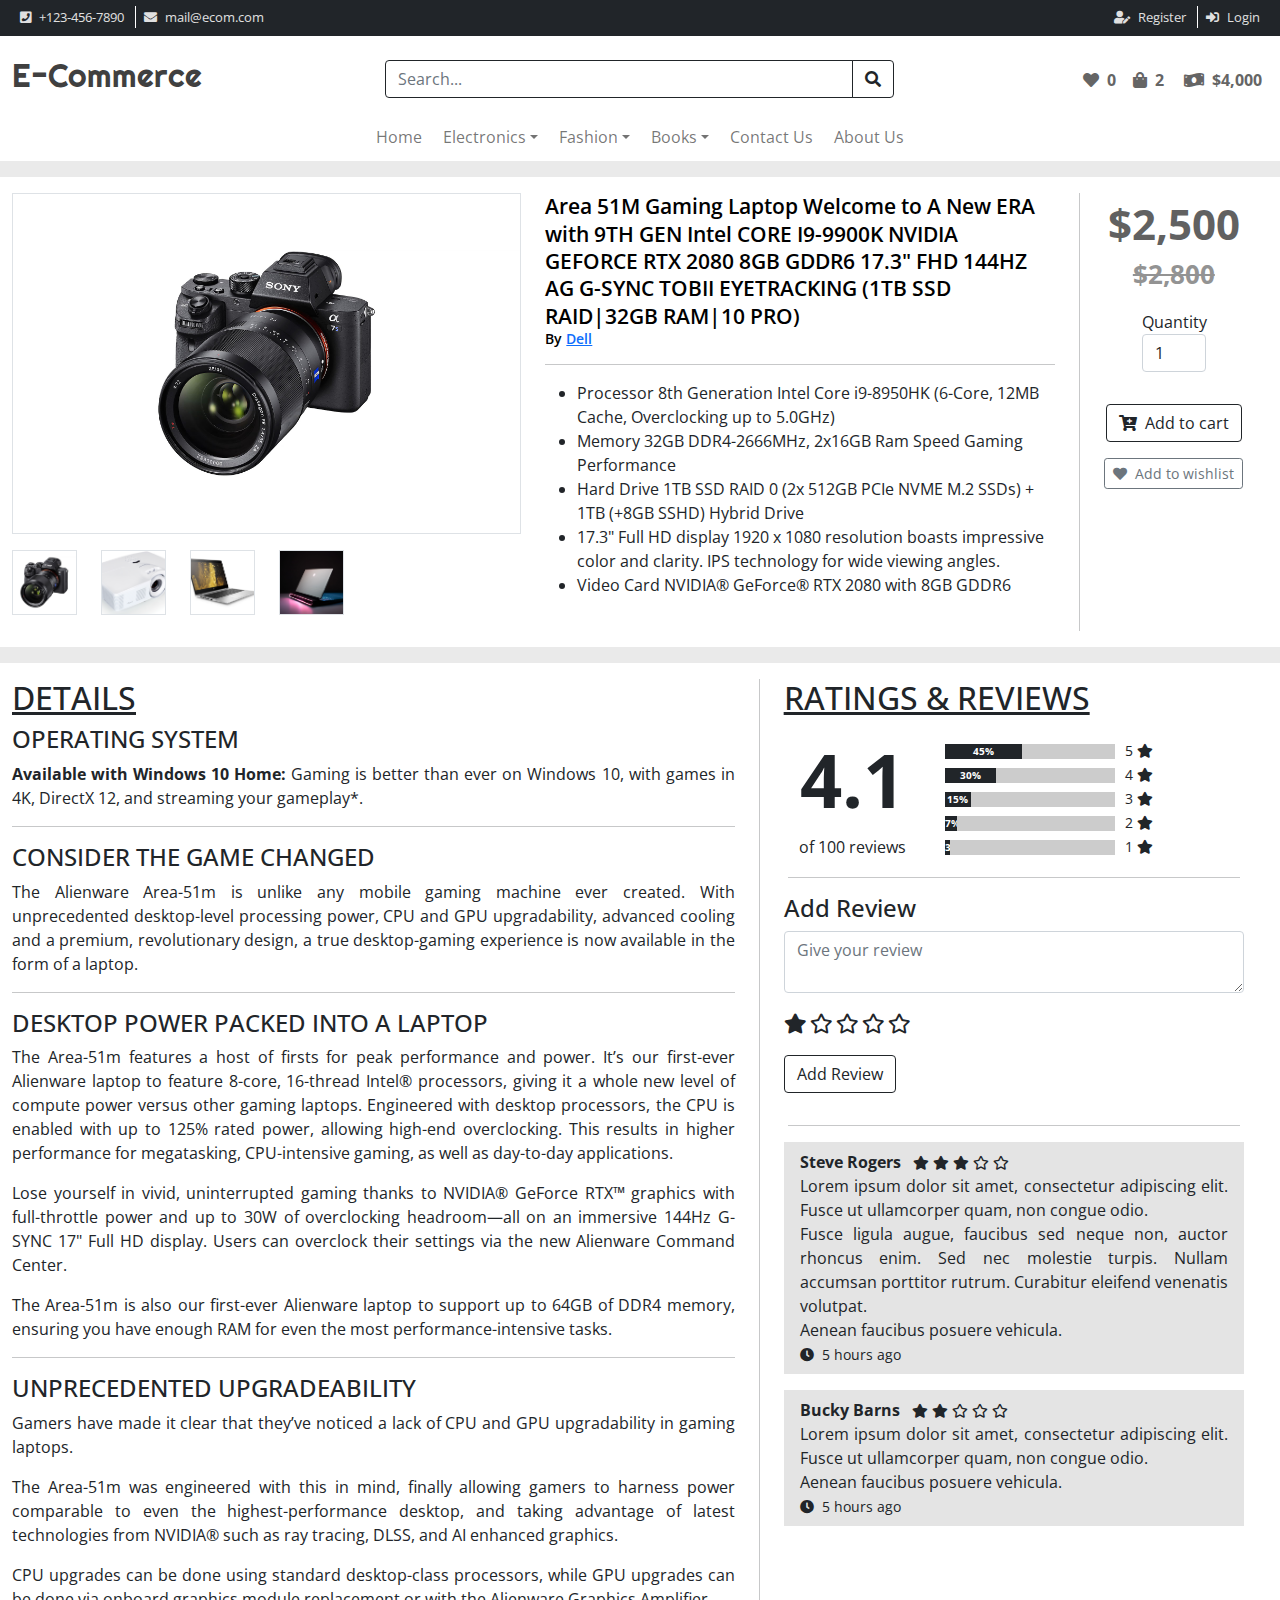
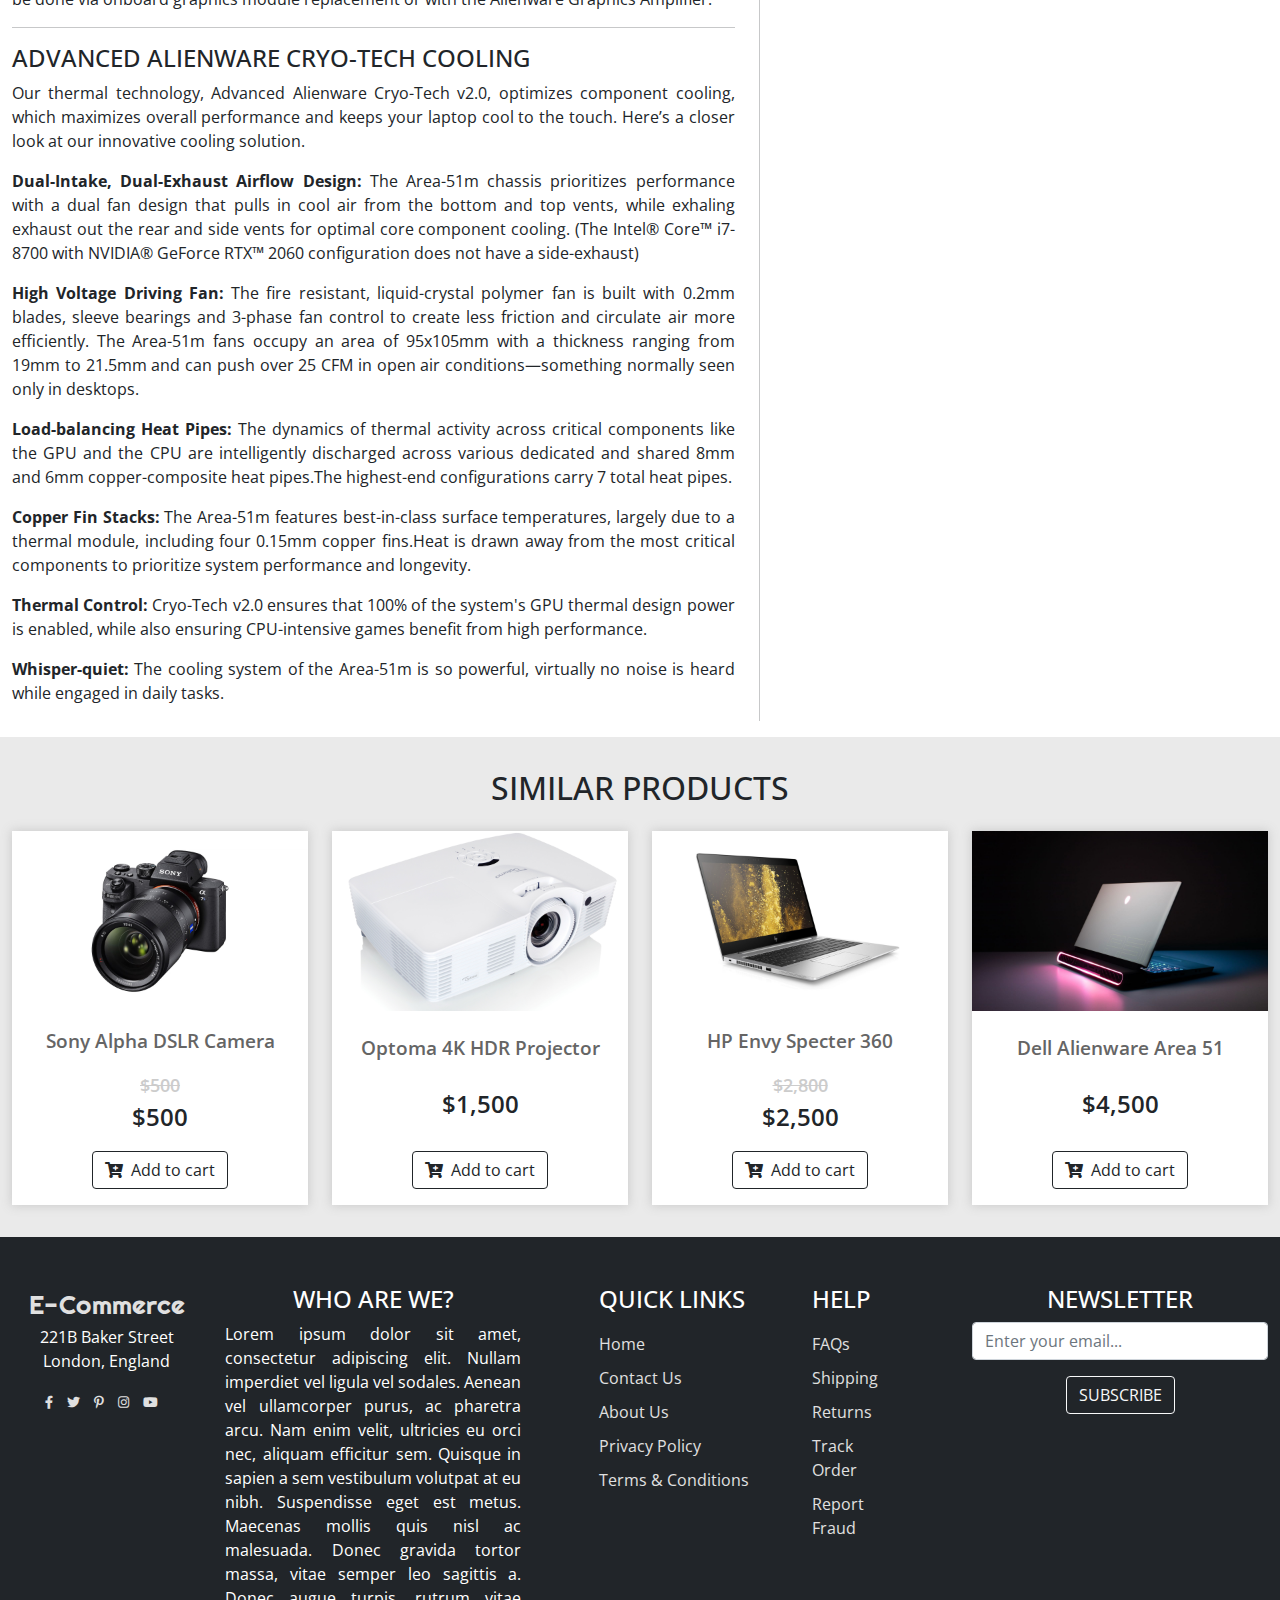
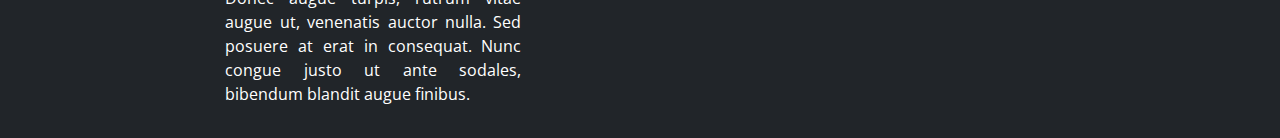
<file: product.html>
<!doctype html>
<html lang="en">
<head>
    <meta charset="UTF-8">
    <meta name="viewport"
          content="width=device-width, user-scalable=no, initial-scale=1.0, maximum-scale=1.0, minimum-scale=1.0">
    <meta http-equiv="X-UA-Compatible" content="ie=edge">
    <title>E-Commerce Template</title>

    <link href="//fonts.googleapis.com/css?family=Righteous" rel="stylesheet">
    <link href="//fonts.googleapis.com/css?family=Open+Sans+Condensed:300,300i,700" rel="stylesheet">
    <link href="//fonts.googleapis.com/css?family=Open+Sans:300,300i,400,400i,600,600i" rel="stylesheet">

    <link rel="stylesheet" href="css/bootstrap.min.css">
    <link rel="stylesheet" href="css/all.min.css">
    <link rel="stylesheet" href="css/style.css">
</head>
<body>
    <div class="container-fluid">

        <div class="row min-vh-100">
            <div class="col-12">
                <header class="row">
                    <!-- Top Nav -->
                    <div class="col-12 bg-dark py-2 d-md-block d-none">
                        <div class="row">
                            <div class="col-auto me-auto">
                                <ul class="top-nav">
                                    <li>
                                        <a href="tel:+123-456-7890"><i class="fa fa-phone-square me-2"></i>+123-456-7890</a>
                                    </li>
                                    <li>
                                        <a href="mailto:mail@ecom.com"><i class="fa fa-envelope me-2"></i>mail@ecom.com</a>
                                    </li>
                                </ul>
                            </div>
                            <div class="col-auto">
                                <ul class="top-nav">
                                    <li>
                                        <a href="register.html"><i class="fas fa-user-edit me-2"></i>Register</a>
                                    </li>
                                    <li>
                                        <a href="login.html"><i class="fas fa-sign-in-alt me-2"></i>Login</a>
                                    </li>
                                </ul>
                            </div>
                        </div>
                    </div>
                    <!-- Top Nav -->

                    <!-- Header -->
                    <div class="col-12 bg-white pt-4">
                        <div class="row">
                            <div class="col-lg-auto">
                                <div class="site-logo text-center text-lg-left">
                                    <a href="index.html">E-Commerce</a>
                                </div>
                            </div>
                            <div class="col-lg-5 mx-auto mt-4 mt-lg-0">
                                <form action="#">
                                    <div class="mb-3">
                                        <div class="input-group">
                                            <input type="search" class="form-control border-dark" placeholder="Search..." required>
                                            <button class="btn btn-outline-dark"><i class="fas fa-search"></i></button>
                                        </div>
                                    </div>
                                </form>
                            </div>
                            <div class="col-lg-auto text-center text-lg-left header-item-holder">
                                <a href="#" class="header-item">
                                    <i class="fas fa-heart me-2"></i><span id="header-favorite">0</span>
                                </a>
                                <a href="cart.html" class="header-item">
                                    <i class="fas fa-shopping-bag me-2"></i><span id="header-qty" class="me-3">2</span>
                                    <i class="fas fa-money-bill-wave me-2"></i><span id="header-price">$4,000</span>
                                </a>
                            </div>
                        </div>

                        <!-- Nav -->
                        <div class="row">
                            <nav class="navbar navbar-expand-lg navbar-light bg-white col-12">
                                <button class="navbar-toggler d-lg-none border-0" type="button" data-bs-toggle="collapse" data-bs-target="#mainNav">
                                    <span class="navbar-toggler-icon"></span>
                                </button>
                                <div class="collapse navbar-collapse" id="mainNav">
                                    <ul class="navbar-nav mx-auto mt-2 mt-lg-0">
                                        <li class="nav-item active">
                                            <a class="nav-link" href="index.html">Home <span class="sr-only">(current)</span></a>
                                        </li>
                                        <li class="nav-item dropdown">
                                            <a class="nav-link dropdown-toggle" href="#" id="electronics" data-bs-toggle="dropdown" aria-haspopup="true" aria-expanded="false">Electronics</a>
                                            <div class="dropdown-menu" aria-labelledby="electronics">
                                                <a class="dropdown-item" href="category.html">Computers</a>
                                                <a class="dropdown-item" href="category.html">Mobile Phones</a>
                                                <a class="dropdown-item" href="category.html">Television Sets</a>
                                                <a class="dropdown-item" href="category.html">DSLR Cameras</a>
                                                <a class="dropdown-item" href="category.html">Projectors</a>
                                            </div>
                                        </li>
                                        <li class="nav-item dropdown">
                                            <a class="nav-link dropdown-toggle" href="#" id="fashion" data-bs-toggle="dropdown" aria-haspopup="true" aria-expanded="false">Fashion</a>
                                            <div class="dropdown-menu" aria-labelledby="fashion">
                                                <a class="dropdown-item" href="category.html">Men's</a>
                                                <a class="dropdown-item" href="category.html">Women's</a>
                                                <a class="dropdown-item" href="category.html">Children's</a>
                                                <a class="dropdown-item" href="category.html">Accessories</a>
                                                <a class="dropdown-item" href="category.html">Footwear</a>
                                            </div>
                                        </li>
                                        <li class="nav-item dropdown">
                                            <a class="nav-link dropdown-toggle" href="#" id="books" data-bs-toggle="dropdown" aria-haspopup="true" aria-expanded="false">Books</a>
                                            <div class="dropdown-menu" aria-labelledby="books">
                                                <a class="dropdown-item" href="category.html">Adventure</a>
                                                <a class="dropdown-item" href="category.html">Horror</a>
                                                <a class="dropdown-item" href="category.html">Romantic</a>
                                                <a class="dropdown-item" href="category.html">Children's</a>
                                                <a class="dropdown-item" href="category.html">Non-Fiction</a>
                                            </div>
                                        </li>
                                        <li class="nav-item active">
                                            <a class="nav-link" href="contact.html">Contact Us<span class="sr-only">(current)</span></a>
                                        </li>
                                        <li class="nav-item active">
                                            <a class="nav-link" href="about.html">About Us<span class="sr-only">(current)</span></a>
                                        </li>
                                    </ul>
                                </div>
                            </nav>
                        </div>
                        <!-- Nav -->

                    </div>
                    <!-- Header -->

                </header>
            </div>

            <div class="col-12">
                <!-- Main Content -->
                <main class="row">
                    <div class="col-12 bg-white py-3 my-3">
                        <div class="row">

                            <!-- Product Images -->
                            <div class="col-lg-5 col-md-12 mb-3">
                                <div class="col-12 mb-3">
                                    <div class="img-large border" style="background-image: url('images/image-1.jpg')"></div>
                                </div>
                                <div class="col-12">
                                    <div class="row">
                                        <div class="col-sm-2 col-3">
                                            <div class="img-small border" style="background-image: url('images/image-1.jpg')" data-src="images/image-1.jpg"></div>
                                        </div>
                                        <div class="col-sm-2 col-3">
                                            <div class="img-small border" style="background-image: url('images/image-2.jpg')" data-src="images/image-2.jpg"></div>
                                        </div>
                                        <div class="col-sm-2 col-3">
                                            <div class="img-small border" style="background-image: url('images/image-3.jpg')" data-src="images/image-3.jpg"></div>
                                        </div>
                                        <div class="col-sm-2 col-3">
                                            <div class="img-small border" style="background-image: url('images/image-4.jpg')" data-src="images/image-4.jpg"></div>
                                        </div>
                                    </div>
                                </div>
                            </div>
                            <!-- Product Images -->

                            <!-- Product Info -->
                            <div class="col-lg-5 col-md-9">
                                <div class="col-12 product-name large">
                                    Area 51M Gaming Laptop Welcome to A New ERA with 9TH GEN Intel CORE I9-9900K NVIDIA GEFORCE RTX 2080 8GB GDDR6 17.3" FHD 144HZ AG G-SYNC TOBII EYETRACKING (1TB SSD RAID|32GB RAM|10 PRO)
                                    <small>By <a href="#">Dell</a></small>
                                </div>
                                <div class="col-12 px-0">
                                    <hr>
                                </div>
                                <div class="col-12">
                                    <ul>
                                        <li>Processor 8th Generation Intel Core i9-8950HK (6-Core, 12MB Cache, Overclocking up to 5.0GHz)</li>
                                        <li>Memory 32GB DDR4-2666MHz, 2x16GB Ram Speed Gaming Performance</li>
                                        <li>Hard Drive 1TB SSD RAID 0 (2x 512GB PCIe NVME M.2 SSDs) + 1TB (+8GB SSHD) Hybrid Drive</li>
                                        <li>17.3" Full HD display 1920 x 1080 resolution boasts impressive color and clarity. IPS technology for wide viewing angles.</li>
                                        <li>Video Card NVIDIA® GeForce® RTX 2080 with 8GB GDDR6</li>
                                    </ul>
                                </div>
                            </div>
                            <!-- Product Info -->

                            <!-- Sidebar -->
                            <div class="col-lg-2 col-md-3 text-center">
                                <div class="col-12 sidebar h-100">
                                    <div class="row">
                                        <div class="col-12">
                                        <span class="detail-price">
                                            $2,500
                                        </span>
                                            <span class="detail-price-old">
                                            $2,800
                                        </span>
                                        </div>
                                        <div class="col-xl-5 col-md-9 col-sm-3 col-5 mx-auto mt-3">
                                            <div class="mb-3">
                                                <label for="qty">Quantity</label>
                                                <input type="number" id="qty" min="1" value="1" class="form-control" required>
                                            </div>
                                        </div>
                                        <div class="col-12 mt-3">
                                            <button class="btn btn-outline-dark" type="button"><i class="fas fa-cart-plus me-2"></i>Add to cart</button>
                                        </div>
                                        <div class="col-12 mt-3">
                                            <button class="btn btn-outline-secondary btn-sm" type="button"><i class="fas fa-heart me-2"></i>Add to wishlist</button>
                                        </div>
                                    </div>
                                </div>
                            </div>
                            <!-- Sidebar -->

                        </div>
                    </div>

                    <div class="col-12 mb-3 py-3 bg-white text-justify">
                        <div class="row">

                            <!-- Details -->
                            <div class="col-md-7">
                                <div class="col-12">
                                    <div class="row">
                                        <div class="col-12 text-uppercase">
                                            <h2><u>Details</u></h2>
                                        </div>
                                        <div class="col-12" id="details">
                                            <h4>OPERATING SYSTEM</h4>

                                            <p><strong>Available with Windows 10 Home:</strong> Gaming is better than ever on Windows 10, with games in 4K, DirectX 12, and streaming your gameplay*.</p>
                                            <hr>
                                            <h4>CONSIDER THE GAME CHANGED</h4>

                                            <p>The Alienware Area-51m is unlike any mobile gaming machine ever created. With unprecedented desktop-level processing power, CPU and GPU upgradability, advanced cooling and a premium, revolutionary design, a true desktop-gaming experience is now available in the form of a laptop.</p>
                                            <hr>
                                            <h4>DESKTOP POWER PACKED INTO A LAPTOP</h4>

                                            <p>The Area-51m features a host of firsts for peak performance and power. It’s our first-ever Alienware laptop to feature 8-core, 16-thread Intel® processors, giving it a whole new level of compute power versus other gaming laptops. Engineered with desktop processors, the CPU is enabled with up to 125% rated power, allowing high-end overclocking. This results in higher performance for megatasking, CPU-intensive gaming, as well as day-to-day applications.</p>

                                            <p>Lose yourself in vivid, uninterrupted gaming thanks to NVIDIA® GeForce RTX™ graphics with full-throttle power and up to 30W of overclocking headroom—all on an immersive 144Hz G-SYNC 17" Full HD display. Users can overclock their settings via the new Alienware Command Center.</p>

                                            <p>The Area-51m is also our first-ever Alienware laptop to support up to 64GB of DDR4 memory, ensuring you have enough RAM for even the most performance-intensive tasks.</p>
                                            <hr>
                                            <h4>UNPRECEDENTED UPGRADEABILITY</h4>

                                            <p>Gamers have made it clear that they’ve noticed a lack of CPU and GPU upgradability in gaming laptops.</p>

                                            <p>The Area-51m was engineered with this in mind, finally allowing gamers to harness power comparable to even the highest-performance desktop, and taking advantage of latest technologies from NVIDIA® such as ray tracing, DLSS, and AI enhanced graphics.</p>

                                            <p>CPU upgrades can be done using standard desktop-class processors, while GPU upgrades can be done via onboard graphics module replacement or with the Alienware Graphics Amplifier.</p>
                                            <hr>
                                            <h4>ADVANCED ALIENWARE CRYO-TECH COOLING</h4>

                                            <p>Our thermal technology, Advanced Alienware Cryo-Tech v2.0, optimizes component cooling, which maximizes overall performance and keeps your laptop cool to the touch. Here’s a closer look at our innovative cooling solution.</p>

                                            <p><strong>Dual-Intake, Dual-Exhaust Airflow Design:</strong> The Area-51m chassis prioritizes performance with a dual fan design that pulls in cool air from the bottom and top vents, while exhaling exhaust out the rear and side vents for optimal core component cooling. (The Intel® Core™ i7-8700 with NVIDIA® GeForce RTX™ 2060 configuration does not have a side-exhaust)</p>

                                            <p><strong>High Voltage Driving Fan:</strong> The fire resistant, liquid-crystal polymer fan is built with 0.2mm blades, sleeve bearings and 3-phase fan control to create less friction and circulate air more efficiently. The Area-51m fans occupy an area of 95x105mm with a thickness ranging from 19mm to 21.5mm and can push over 25 CFM in open air conditions—something normally seen only in desktops.</p>

                                            <p><strong>Load-balancing Heat Pipes:</strong> The dynamics of thermal activity across critical components like the GPU and the CPU are intelligently discharged across various dedicated and shared 8mm and 6mm copper-composite heat pipes.The highest-end configurations carry 7 total heat pipes.</p>

                                            <p><strong>Copper Fin Stacks:</strong> The Area-51m features best-in-class surface temperatures, largely due to a thermal module, including four 0.15mm copper fins.Heat is drawn away from the most critical components to prioritize system performance and longevity.</p>

                                            <p><strong>Thermal Control:</strong> Cryo-Tech v2.0 ensures that 100% of the system's GPU thermal design power is enabled, while also ensuring CPU-intensive games benefit from high performance.</p>

                                            <p><strong>Whisper-quiet:</strong>  The cooling system of the Area-51m is so powerful, virtually no noise is heard while engaged in daily tasks.</p>
                                        </div>
                                    </div>
                                </div>
                            </div>
                            <!-- Details -->

                            <!-- Ratings & Reviews -->
                            <div class="col-md-5">
                                <div class="col-12 px-md-4 sidebar h-100">

                                    <!-- Rating -->
                                    <div class="row">
                                        <div class="col-12 mt-md-0 mt-3 text-uppercase">
                                            <h2><u>Ratings & Reviews</u></h2>
                                        </div>
                                        <div class="col-12">
                                            <div class="row">
                                                <div class="col-sm-4 text-center">
                                                    <div class="row">
                                                        <div class="col-12 average-rating">
                                                            4.1
                                                        </div>
                                                        <div class="col-12">
                                                            of 100 reviews
                                                        </div>
                                                    </div>
                                                </div>
                                                <div class="col">
                                                    <ul class="rating-list mt-3">
                                                        <li>
                                                            <div class="progress">
                                                                <div class="progress-bar bg-dark" role="progressbar" style="width: 45%;" aria-valuenow="45" aria-valuemin="0" aria-valuemax="100">45%</div>
                                                            </div>
                                                            <div class="rating-progress-label">
                                                                5<i class="fas fa-star ms-1"></i>
                                                            </div>
                                                        </li>
                                                        <li>
                                                            <div class="progress">
                                                                <div class="progress-bar bg-dark" role="progressbar" style="width: 30%;" aria-valuenow="30" aria-valuemin="0" aria-valuemax="100">30%</div>
                                                            </div>
                                                            <div class="rating-progress-label">
                                                                4<i class="fas fa-star ms-1"></i>
                                                            </div>
                                                        </li>
                                                        <li>
                                                            <div class="progress">
                                                                <div class="progress-bar bg-dark" role="progressbar" style="width: 15%;" aria-valuenow="15" aria-valuemin="0" aria-valuemax="100">15%</div>
                                                            </div>
                                                            <div class="rating-progress-label">
                                                                3<i class="fas fa-star ms-1"></i>
                                                            </div>
                                                        </li>
                                                        <li>
                                                            <div class="progress">
                                                                <div class="progress-bar bg-dark" role="progressbar" style="width: 7%;" aria-valuenow="7" aria-valuemin="0" aria-valuemax="100">7%</div>
                                                            </div>
                                                            <div class="rating-progress-label">
                                                                2<i class="fas fa-star ms-1"></i>
                                                            </div>
                                                        </li>
                                                        <li>
                                                            <div class="progress">
                                                                <div class="progress-bar bg-dark" role="progressbar" style="width: 3%;" aria-valuenow="3" aria-valuemin="3" aria-valuemax="100">3%</div>
                                                            </div>
                                                            <div class="rating-progress-label">
                                                                1<i class="fas fa-star ms-1"></i>
                                                            </div>
                                                        </li>
                                                    </ul>
                                                </div>
                                            </div>
                                        </div>
                                    </div>
                                    <!-- Rating -->

                                    <div class="row">
                                        <div class="col-12 px-md-3 px-0">
                                            <hr>
                                        </div>
                                    </div>

                                    <!-- Add Review -->
                                    <div class="row">
                                        <div class="col-12">
                                            <h4>Add Review</h4>
                                        </div>
                                        <div class="col-12">
                                            <form>
                                                <div class="mb-3">
                                                    <textarea class="form-control" placeholder="Give your review"></textarea>
                                                </div>
                                                <div class="mb-3">
                                                    <div class="d-flex ratings justify-content-end flex-row-reverse">
                                                        <input type="radio" value="5" name="rating" id="rating-5"><label
                                                            for="rating-5"></label>
                                                        <input type="radio" value="4" name="rating" id="rating-4"><label
                                                            for="rating-4"></label>
                                                        <input type="radio" value="3" name="rating" id="rating-3"><label
                                                            for="rating-3"></label>
                                                        <input type="radio" value="2" name="rating" id="rating-2"><label
                                                            for="rating-2"></label>
                                                        <input type="radio" value="1" name="rating" id="rating-1" checked><label
                                                            for="rating-1"></label>
                                                    </div>
                                                </div>
                                                <div class="mb-3">
                                                    <button class="btn btn-outline-dark">Add Review</button>
                                                </div>
                                            </form>
                                        </div>
                                    </div>
                                    <!-- Add Review -->

                                    <div class="row">
                                        <div class="col-12 px-md-3 px-0">
                                            <hr>
                                        </div>
                                    </div>

                                    <!-- Review -->
                                    <div class="row">
                                        <div class="col-12">

                                            <!-- Comments -->
                                            <div class="col-12 text-justify py-2 px-3 mb-3 bg-gray">
                                                <div class="row">
                                                    <div class="col-12">
                                                        <strong class="me-2">Steve Rogers</strong>
                                                        <small>
                                                            <i class="fas fa-star"></i>
                                                            <i class="fas fa-star"></i>
                                                            <i class="fas fa-star"></i>
                                                            <i class="far fa-star"></i>
                                                            <i class="far fa-star"></i>
                                                        </small>
                                                    </div>
                                                    <div class="col-12">
                                                        Lorem ipsum dolor sit amet, consectetur adipiscing elit. Fusce ut ullamcorper quam, non congue odio.
                                                        <br>
                                                        Fusce ligula augue, faucibus sed neque non, auctor rhoncus enim. Sed nec molestie turpis. Nullam accumsan porttitor rutrum. Curabitur eleifend venenatis volutpat.
                                                        <br>
                                                        Aenean faucibus posuere vehicula.
                                                    </div>
                                                    <div class="col-12">
                                                        <small>
                                                            <i class="fas fa-clock me-2"></i>5 hours ago
                                                        </small>
                                                    </div>
                                                </div>
                                            </div>
                                            <!-- Comments -->

                                            <!-- Comments -->
                                            <div class="col-12 text-justify py-2 px-3 mb-3 bg-gray">
                                                <div class="row">
                                                    <div class="col-12">
                                                        <strong class="me-2">Bucky Barns</strong>
                                                        <small>
                                                            <i class="fas fa-star"></i>
                                                            <i class="fas fa-star"></i>
                                                            <i class="far fa-star"></i>
                                                            <i class="far fa-star"></i>
                                                            <i class="far fa-star"></i>
                                                        </small>
                                                    </div>
                                                    <div class="col-12">
                                                        Lorem ipsum dolor sit amet, consectetur adipiscing elit. Fusce ut ullamcorper quam, non congue odio.
                                                        <br>
                                                        Aenean faucibus posuere vehicula.
                                                    </div>
                                                    <div class="col-12">
                                                        <small>
                                                            <i class="fas fa-clock me-2"></i>5 hours ago
                                                        </small>
                                                    </div>
                                                </div>
                                            </div>
                                            <!-- Comments -->

                                        </div>
                                    </div>
                                    <!-- Review -->

                                </div>
                            </div>
                            <!-- Ratings & Reviews -->

                        </div>
                    </div>

                    <!-- Similar Product -->
                    <div class="col-12">
                        <div class="row">
                            <div class="col-12 py-3">
                                <div class="row">
                                    <div class="col-12 text-center text-uppercase">
                                        <h2>Similar Products</h2>
                                    </div>
                                </div>
                                <div class="row">

                                    <!-- Product -->
                                    <div class="col-lg-3 col-sm-6 my-3">
                                        <div class="col-12 bg-white text-center h-100 product-item">
                                            <div class="row h-100">
                                                <div class="col-12 p-0 mb-3">
                                                    <a href="product.html">
                                                        <img src="images/image-1.jpg" class="img-fluid">
                                                    </a>
                                                </div>
                                                <div class="col-12 mb-3">
                                                    <a href="product.html" class="product-name">Sony Alpha DSLR Camera</a>
                                                </div>
                                                <div class="col-12 mb-3">
                                                    <span class="product-price-old">
                                                        $500
                                                    </span>
                                                    <br>
                                                    <span class="product-price">
                                                        $500
                                                    </span>
                                                </div>
                                                <div class="col-12 mb-3 align-self-end">
                                                    <button class="btn btn-outline-dark" type="button"><i class="fas fa-cart-plus me-2"></i>Add to cart</button>
                                                </div>
                                            </div>
                                        </div>
                                    </div>
                                    <!-- Product -->

                                    <!-- Product -->
                                    <div class="col-lg-3 col-sm-6 my-3">
                                        <div class="col-12 bg-white text-center h-100 product-item">
                                            <div class="row h-100">
                                                <div class="col-12 p-0 mb-3">
                                                    <a href="product.html">
                                                        <img src="images/image-2.jpg" class="img-fluid">
                                                    </a>
                                                </div>
                                                <div class="col-12 mb-3">
                                                    <a href="product.html" class="product-name">Optoma 4K HDR Projector</a>
                                                </div>
                                                <div class="col-12 mb-3">
                                                    <span class="product-price">
                                                        $1,500
                                                    </span>
                                                </div>
                                                <div class="col-12 mb-3 align-self-end">
                                                    <button class="btn btn-outline-dark" type="button"><i class="fas fa-cart-plus me-2"></i>Add to cart</button>
                                                </div>
                                            </div>
                                        </div>
                                    </div>
                                    <!-- Product -->

                                    <!-- Product -->
                                    <div class="col-lg-3 col-sm-6 my-3">
                                        <div class="col-12 bg-white text-center h-100 product-item">
                                            <div class="row h-100">
                                                <div class="col-12 p-0 mb-3">
                                                    <a href="product.html">
                                                        <img src="images/image-3.jpg" class="img-fluid">
                                                    </a>
                                                </div>
                                                <div class="col-12 mb-3">
                                                    <a href="product.html" class="product-name">HP Envy Specter 360</a>
                                                </div>
                                                <div class="col-12 mb-3">
                                                    <div class="product-price-old">
                                                        $2,800
                                                    </div>
                                                    <span class="product-price">
                                                        $2,500
                                                    </span>
                                                </div>
                                                <div class="col-12 mb-3 align-self-end">
                                                    <button class="btn btn-outline-dark" type="button"><i class="fas fa-cart-plus me-2"></i>Add to cart</button>
                                                </div>
                                            </div>
                                        </div>
                                    </div>
                                    <!-- Product -->

                                    <!-- Product -->
                                    <div class="col-lg-3 col-sm-6 my-3">
                                        <div class="col-12 bg-white text-center h-100 product-item">
                                            <div class="row h-100">
                                                <div class="col-12 p-0 mb-3">
                                                    <a href="product.html">
                                                        <img src="images/image-4.jpg" class="img-fluid">
                                                    </a>
                                                </div>
                                                <div class="col-12 mb-3">
                                                    <a href="product.html" class="product-name">Dell Alienware Area 51</a>
                                                </div>
                                                <div class="col-12 mb-3">
                                                    <span class="product-price">
                                                        $4,500
                                                    </span>
                                                </div>
                                                <div class="col-12 mb-3 align-self-end">
                                                    <button class="btn btn-outline-dark" type="button"><i class="fas fa-cart-plus me-2"></i>Add to cart</button>
                                                </div>
                                            </div>
                                        </div>
                                    </div>
                                    <!-- Product -->

                                </div>
                            </div>
                        </div>
                    </div>
                    <!-- Similar Products -->

                </main>
                <!-- Main Content -->
            </div>

            <div class="col-12 align-self-end">
                <!-- Footer -->
                <footer class="row">
                    <div class="col-12 bg-dark text-white pb-3 pt-5">
                        <div class="row">
                            <div class="col-lg-2 col-sm-4 text-center text-sm-left mb-sm-0 mb-3">
                                <div class="row">
                                    <div class="col-12">
                                        <div class="footer-logo">
                                            <a href="index.html">E-Commerce</a>
                                        </div>
                                    </div>
                                    <div class="col-12">
                                        <address>
                                            221B Baker Street<br>
                                            London, England
                                        </address>
                                    </div>
                                    <div class="col-12">
                                        <a href="#" class="social-icon"><i class="fab fa-facebook-f"></i></a>
                                        <a href="#" class="social-icon"><i class="fab fa-twitter"></i></a>
                                        <a href="#" class="social-icon"><i class="fab fa-pinterest-p"></i></a>
                                        <a href="#" class="social-icon"><i class="fab fa-instagram"></i></a>
                                        <a href="#" class="social-icon"><i class="fab fa-youtube"></i></a>
                                    </div>
                                </div>
                            </div>
                            <div class="col-lg-3 col-sm-8 text-center text-sm-left mb-sm-0 mb-3">
                                <div class="row">
                                    <div class="col-12 text-uppercase">
                                        <h4>Who are we?</h4>
                                    </div>
                                    <div class="col-12 text-justify">
                                        <p>Lorem ipsum dolor sit amet, consectetur adipiscing elit. Nullam imperdiet vel ligula vel sodales. Aenean vel ullamcorper purus, ac pharetra arcu. Nam enim velit, ultricies eu orci nec, aliquam efficitur sem. Quisque in sapien a sem vestibulum volutpat at eu nibh. Suspendisse eget est metus. Maecenas mollis quis nisl ac malesuada. Donec gravida tortor massa, vitae semper leo sagittis a. Donec augue turpis, rutrum vitae augue ut, venenatis auctor nulla. Sed posuere at erat in consequat. Nunc congue justo ut ante sodales, bibendum blandit augue finibus.</p>
                                    </div>
                                </div>
                            </div>
                            <div class="col-lg-2 col-sm-3 col-5 ms-lg-auto ms-sm-0 ms-auto mb-sm-0 mb-3">
                                <div class="row">
                                    <div class="col-12 text-uppercase">
                                        <h4>Quick Links</h4>
                                    </div>
                                    <div class="col-12">
                                        <ul class="footer-nav">
                                            <li>
                                                <a href="#">Home</a>
                                            </li>
                                            <li>
                                                <a href="#">Contact Us</a>
                                            </li>
                                            <li>
                                                <a href="#">About Us</a>
                                            </li>
                                            <li>
                                                <a href="#">Privacy Policy</a>
                                            </li>
                                            <li>
                                                <a href="#">Terms & Conditions</a>
                                            </li>
                                        </ul>
                                    </div>
                                </div>
                            </div>
                            <div class="col-lg-1 col-sm-2 col-4 me-auto mb-sm-0 mb-3">
                                <div class="row">
                                    <div class="col-12 text-uppercase text-underline">
                                        <h4>Help</h4>
                                    </div>
                                    <div class="col-12">
                                        <ul class="footer-nav">
                                            <li>
                                                <a href="#">FAQs</a>
                                            </li>
                                            <li>
                                                <a href="#">Shipping</a>
                                            </li>
                                            <li>
                                                <a href="#">Returns</a>
                                            </li>
                                            <li>
                                                <a href="#">Track Order</a>
                                            </li>
                                            <li>
                                                <a href="#">Report Fraud</a>
                                            </li>
                                        </ul>
                                    </div>
                                </div>
                            </div>
                            <div class="col-lg-3 col-sm-6 text-center text-sm-left">
                                <div class="row">
                                    <div class="col-12 text-uppercase">
                                        <h4>Newsletter</h4>
                                    </div>
                                    <div class="col-12">
                                        <form action="#">
                                            <div class="mb-3">
                                                <input type="text" class="form-control" placeholder="Enter your email..." required>
                                            </div>
                                            <div class="mb-3">
                                                <button class="btn btn-outline-light text-uppercase">Subscribe</button>
                                            </div>
                                        </form>
                                    </div>
                                </div>
                            </div>
                        </div>
                    </div>
                </footer>
                <!-- Footer -->
            </div>
        </div>

    </div>

    <script type="text/javascript" src="js/jquery.min.js"></script>
    <script type="text/javascript" src="js/bootstrap.min.js"></script>
    <script type="text/javascript" src="js/script.js"></script>
</body>
</html>
</file>
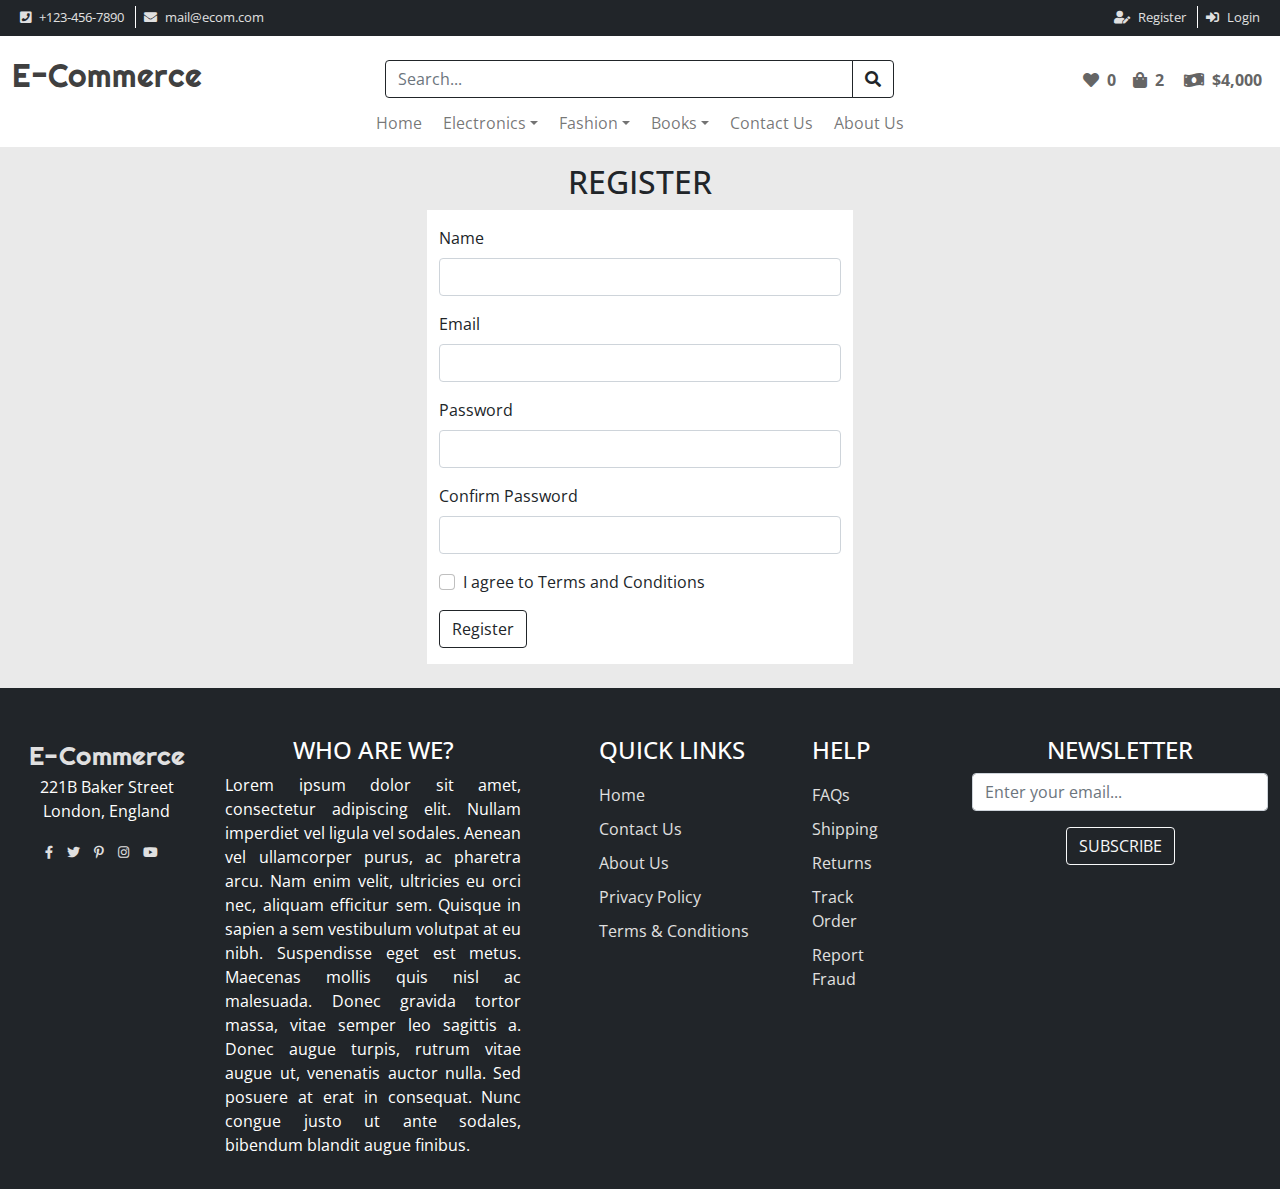
<file: register.html>
<!doctype html>
<html lang="en">
<head>
    <meta charset="UTF-8">
    <meta name="viewport"
          content="width=device-width, user-scalable=no, initial-scale=1.0, maximum-scale=1.0, minimum-scale=1.0">
    <meta http-equiv="X-UA-Compatible" content="ie=edge">
    <title>E-Commerce Template</title>

    <link href="//fonts.googleapis.com/css?family=Righteous" rel="stylesheet">
    <link href="//fonts.googleapis.com/css?family=Open+Sans+Condensed:300,300i,700" rel="stylesheet">
    <link href="//fonts.googleapis.com/css?family=Open+Sans:300,300i,400,400i,600,600i" rel="stylesheet">

    <link rel="stylesheet" href="css/bootstrap.min.css">
    <link rel="stylesheet" href="css/all.min.css">
    <link rel="stylesheet" href="css/style.css">
</head>
<body>
    <div class="container-fluid">
        <div class="row min-vh-100">
            <div class="col-12">
                <header class="row">
                    <!-- Top Nav -->
                    <div class="col-12 bg-dark py-2 d-md-block d-none">
                        <div class="row">
                            <div class="col-auto me-auto">
                                <ul class="top-nav">
                                    <li>
                                        <a href="tel:+123-456-7890"><i class="fa fa-phone-square me-2"></i>+123-456-7890</a>
                                    </li>
                                    <li>
                                        <a href="mailto:mail@ecom.com"><i class="fa fa-envelope me-2"></i>mail@ecom.com</a>
                                    </li>
                                </ul>
                            </div>
                            <div class="col-auto">
                                <ul class="top-nav">
                                    <li>
                                        <a href="register.html"><i class="fas fa-user-edit me-2"></i>Register</a>
                                    </li>
                                    <li>
                                        <a href="login.html"><i class="fas fa-sign-in-alt me-2"></i>Login</a>
                                    </li>
                                </ul>
                            </div>
                        </div>
                    </div>
                    <!-- Top Nav -->

                    <!-- Header -->
                    <div class="col-12 bg-white pt-4">
                        <div class="row">
                            <div class="col-lg-auto">
                                <div class="site-logo text-center text-lg-left">
                                    <a href="index.html">E-Commerce</a>
                                </div>
                            </div>
                            <div class="col-lg-5 mx-auto mt-4 mt-lg-0">
                                <form action="#">
                                    <div class="form-group">
                                        <div class="input-group">
                                            <input type="search" class="form-control border-dark" placeholder="Search..." required>
                                            <button class="btn btn-outline-dark"><i class="fas fa-search"></i></button>
                                        </div>
                                    </div>
                                </form>
                            </div>
                            <div class="col-lg-auto text-center text-lg-left header-item-holder">
                                <a href="#" class="header-item">
                                    <i class="fas fa-heart me-2"></i><span id="header-favorite">0</span>
                                </a>
                                <a href="cart.html" class="header-item">
                                    <i class="fas fa-shopping-bag me-2"></i><span id="header-qty" class="me-3">2</span>
                                    <i class="fas fa-money-bill-wave me-2"></i><span id="header-price">$4,000</span>
                                </a>
                            </div>
                        </div>

                        <!-- Nav -->
                        <div class="row">
                            <nav class="navbar navbar-expand-lg navbar-light bg-white col-12">
                                <button class="navbar-toggler d-lg-none border-0" type="button" data-bs-toggle="collapse" data-bs-target="#mainNav">
                                    <span class="navbar-toggler-icon"></span>
                                </button>
                                <div class="collapse navbar-collapse" id="mainNav">
                                    <ul class="navbar-nav mx-auto mt-2 mt-lg-0">
                                        <li class="nav-item active">
                                            <a class="nav-link" href="index.html">Home <span class="sr-only">(current)</span></a>
                                        </li>
                                        <li class="nav-item dropdown">
                                            <a class="nav-link dropdown-toggle" href="#" id="electronics" data-bs-toggle="dropdown" aria-haspopup="true" aria-expanded="false">Electronics</a>
                                            <div class="dropdown-menu" aria-labelledby="electronics">
                                                <a class="dropdown-item" href="category.html">Computers</a>
                                                <a class="dropdown-item" href="category.html">Mobile Phones</a>
                                                <a class="dropdown-item" href="category.html">Television Sets</a>
                                                <a class="dropdown-item" href="category.html">DSLR Cameras</a>
                                                <a class="dropdown-item" href="category.html">Projectors</a>
                                            </div>
                                        </li>
                                        <li class="nav-item dropdown">
                                            <a class="nav-link dropdown-toggle" href="#" id="fashion" data-bs-toggle="dropdown" aria-haspopup="true" aria-expanded="false">Fashion</a>
                                            <div class="dropdown-menu" aria-labelledby="fashion">
                                                <a class="dropdown-item" href="category.html">Men's</a>
                                                <a class="dropdown-item" href="category.html">Women's</a>
                                                <a class="dropdown-item" href="category.html">Children's</a>
                                                <a class="dropdown-item" href="category.html">Accessories</a>
                                                <a class="dropdown-item" href="category.html">Footwear</a>
                                            </div>
                                        </li>
                                        <li class="nav-item dropdown">
                                            <a class="nav-link dropdown-toggle" href="#" id="books" data-bs-toggle="dropdown" aria-haspopup="true" aria-expanded="false">Books</a>
                                            <div class="dropdown-menu" aria-labelledby="books">
                                                <a class="dropdown-item" href="category.html">Adventure</a>
                                                <a class="dropdown-item" href="category.html">Horror</a>
                                                <a class="dropdown-item" href="category.html">Romantic</a>
                                                <a class="dropdown-item" href="category.html">Children's</a>
                                                <a class="dropdown-item" href="category.html">Non-Fiction</a>
                                            </div>
                                        </li>
                                        <li class="nav-item active">
                                            <a class="nav-link" href="contact.html">Contact Us<span class="sr-only">(current)</span></a>
                                        </li>
                                        <li class="nav-item active">
                                            <a class="nav-link" href="about.html">About Us<span class="sr-only">(current)</span></a>
                                        </li>
                                    </ul>
                                </div>
                            </nav>
                        </div>
                        <!-- Nav -->

                    </div>
                    <!-- Header -->

                </header>
            </div>

            <div class="col-12">
                <!-- Main Content -->
                <div class="row">
                    <div class="col-12 mt-3 text-center text-uppercase">
                        <h2>Register</h2>
                    </div>
                </div>

                <main class="row">
                    <div class="col-lg-4 col-md-6 col-sm-8 mx-auto bg-white py-3 mb-4">
                        <div class="row">
                            <div class="col-12">
                                <form>
                                    <div class="mb-3">
                                        <label for="name" class="form-label">Name</label>
                                        <input type="text" id="name" class="form-control" required>
                                    </div>
                                    <div class="mb-3">
                                        <label for="email" class="form-label">Email</label>
                                        <input type="email" id="email" class="form-control" required>
                                    </div>
                                    <div class="mb-3">
                                        <label for="password" class="form-label">Password</label>
                                        <input type="password" id="password" class="form-control" required>
                                    </div>
                                    <div class="mb-3">
                                        <label for="password-confirm" class="form-label">Confirm Password</label>
                                        <input type="password" id="password-confirm" class="form-control" required>
                                    </div>
                                    <div class="mb-3">
                                        <div class="form-check">
                                            <input type="checkbox" id="agree" class="form-check-input" required>
                                            <label for="agree" class="form-check-label ml-2">I agree to Terms and Conditions</label>
                                        </div>
                                    </div>
                                    <div class="form-group">
                                        <button type="submit" class="btn btn-outline-dark">Register</button>
                                    </div>
                                </form>
                            </div>
                        </div>
                    </div>

                </main>
                <!-- Main Content -->
            </div>

            <div class="col-12 align-self-end">
                <!-- Footer -->
                <footer class="row">
                    <div class="col-12 bg-dark text-white pb-3 pt-5">
                        <div class="row">
                            <div class="col-lg-2 col-sm-4 text-center text-sm-left mb-sm-0 mb-3">
                                <div class="row">
                                    <div class="col-12">
                                        <div class="footer-logo">
                                            <a href="index.html">E-Commerce</a>
                                        </div>
                                    </div>
                                    <div class="col-12">
                                        <address>
                                            221B Baker Street<br>
                                            London, England
                                        </address>
                                    </div>
                                    <div class="col-12">
                                        <a href="#" class="social-icon"><i class="fab fa-facebook-f"></i></a>
                                        <a href="#" class="social-icon"><i class="fab fa-twitter"></i></a>
                                        <a href="#" class="social-icon"><i class="fab fa-pinterest-p"></i></a>
                                        <a href="#" class="social-icon"><i class="fab fa-instagram"></i></a>
                                        <a href="#" class="social-icon"><i class="fab fa-youtube"></i></a>
                                    </div>
                                </div>
                            </div>
                            <div class="col-lg-3 col-sm-8 text-center text-sm-left mb-sm-0 mb-3">
                                <div class="row">
                                    <div class="col-12 text-uppercase">
                                        <h4>Who are we?</h4>
                                    </div>
                                    <div class="col-12 text-justify">
                                        <p>Lorem ipsum dolor sit amet, consectetur adipiscing elit. Nullam imperdiet vel ligula vel sodales. Aenean vel ullamcorper purus, ac pharetra arcu. Nam enim velit, ultricies eu orci nec, aliquam efficitur sem. Quisque in sapien a sem vestibulum volutpat at eu nibh. Suspendisse eget est metus. Maecenas mollis quis nisl ac malesuada. Donec gravida tortor massa, vitae semper leo sagittis a. Donec augue turpis, rutrum vitae augue ut, venenatis auctor nulla. Sed posuere at erat in consequat. Nunc congue justo ut ante sodales, bibendum blandit augue finibus.</p>
                                    </div>
                                </div>
                            </div>
                            <div class="col-lg-2 col-sm-3 col-5 ms-lg-auto ms-sm-0 ms-auto mb-sm-0 mb-3">
                                <div class="row">
                                    <div class="col-12 text-uppercase">
                                        <h4>Quick Links</h4>
                                    </div>
                                    <div class="col-12">
                                        <ul class="footer-nav">
                                            <li>
                                                <a href="#">Home</a>
                                            </li>
                                            <li>
                                                <a href="#">Contact Us</a>
                                            </li>
                                            <li>
                                                <a href="#">About Us</a>
                                            </li>
                                            <li>
                                                <a href="#">Privacy Policy</a>
                                            </li>
                                            <li>
                                                <a href="#">Terms & Conditions</a>
                                            </li>
                                        </ul>
                                    </div>
                                </div>
                            </div>
                            <div class="col-lg-1 col-sm-2 col-4 me-auto mb-sm-0 mb-3">
                                <div class="row">
                                    <div class="col-12 text-uppercase text-underline">
                                        <h4>Help</h4>
                                    </div>
                                    <div class="col-12">
                                        <ul class="footer-nav">
                                            <li>
                                                <a href="#">FAQs</a>
                                            </li>
                                            <li>
                                                <a href="#">Shipping</a>
                                            </li>
                                            <li>
                                                <a href="#">Returns</a>
                                            </li>
                                            <li>
                                                <a href="#">Track Order</a>
                                            </li>
                                            <li>
                                                <a href="#">Report Fraud</a>
                                            </li>
                                        </ul>
                                    </div>
                                </div>
                            </div>
                            <div class="col-lg-3 col-sm-6 text-center text-sm-left">
                                <div class="row">
                                    <div class="col-12 text-uppercase">
                                        <h4>Newsletter</h4>
                                    </div>
                                    <div class="col-12">
                                        <form action="#">
                                            <div class="mb-3">
                                                <input type="text" class="form-control" placeholder="Enter your email..." required>
                                            </div>
                                            <div class="mb-3">
                                                <button class="btn btn-outline-light text-uppercase">Subscribe</button>
                                            </div>
                                        </form>
                                    </div>
                                </div>
                            </div>
                        </div>
                    </div>
                </footer>
                <!-- Footer -->
            </div>

        </div>
    </div>

    <script type="text/javascript" src="js/jquery.min.js"></script>
    <script type="text/javascript" src="js/bootstrap.min.js"></script>
    <script type="text/javascript" src="js/script.js"></script>
</body>
</html>
</file>
<file: css/style.css>
body {
    background-color: #eaeaea;
    font-family: 'Open Sans Condensed', sans-serif;
}

a {
    transition: color .2s linear 0s;
}

.top-nav {
    margin: 0;
    padding: 0;
    list-style: none;
    font-size: 13px;
    font-family: 'Open Sans', sans-serif;
}

.top-nav li {
    display: inline;
    padding: .1rem .5rem;
    border-right: 1px solid #fff;
}

.top-nav li:last-of-type {
    border-right: 0;
}

.top-nav li a {
    color: #e0e0e0;
    text-decoration: none;
}

.top-nav li a:hover, .top-nav li a:focus {
    color: #fff;
}

.site-logo {
    font-size: 2rem;
    line-height: 1;
    font-family: 'Righteous', cursive;
}

.site-logo img {
    max-height: 60px;
}

.site-logo a {
    color: #404040;
    text-decoration: none;
}

.site-logo a:hover, .site-logo a:focus {
    color: #000;
}

.header-item {
    padding: .25rem .4rem;
    cursor: pointer;
    color: #656565;
    transition: color .2s linear 0s;
    font-weight: bold;
    line-height: 2.5;
    text-decoration: none;
}

.header-item img {
    max-width: 220px;
    max-height: 55px;
}

.header-item-holder .header-item:hover, .header-item-holder  .header-item:focus {
    color: #000;
    text-decoration: none;
}

.nav-item {
    margin-right: 5px;
}

.nav-item:last-of-type {
    margin-right: 0;
}

.nav-item .nav-link {
    padding-top: .2rem;
    padding-bottom: .3rem;
}

.product-item {
    box-shadow: #ccc 0 0 10px 1px;
}

.product-item:hover {
    box-shadow: #aaa 0 0 10px 1px;
}

.product-name {
    font-size: 1.2rem;
    font-weight: 600;
    color: #656565;
    text-decoration: none;
}

.product-name.large {
    font-size: 21px;
    line-height: 1.3;
    font-family: 'Open Sans', sans-serif;
    color: #000;
}

.product-name small {
    font-size: .85rem;
    display: block;
    width: 100%;
}

a.product-name:hover, a.product-name:focus {
    color: #000;
    text-decoration: none;
}

.product-price-old {
    text-decoration: line-through;
    color: #ccc;
    font-weight: 600;
    font-size: 18px;
}

.product-price {
    font-size: 24px;
    font-weight: 600;
}

.footer-logo {
    font-size: 1.65rem;
    font-family: 'Righteous', cursive;
}

.footer-nav {
    margin: 0;
    padding: 0;
    list-style: none;
}

.footer-nav li {
    margin-top: 10px;
}

.footer-logo a, .footer-nav a{
    color: #e0e0e0;
    text-decoration: none;
}

.footer-logo img {
    max-height: 40px;
}

.social-icon {
    color: #e0e0e0;
    font-size: 13px;
    margin-right: 10px;
}

.footer-logo a:hover, .footer-logo a:focus, .footer-nav a:hover, .footer-nav a:focus, .social-icon:hover, .social-icon:focus {
    color: #fff;
}

.product-item {
    position: relative;
    overflow: hidden;
}

.new {
    position: absolute;
    top: 0;
    left: -300px;
    z-index: 5;
    background-color: rgba(233, 10, 10, .85);;
    color: #fff;
    padding: 3px 15px;
    width: 0;
    transition: all .3s ease-out 0s;
}

.product-item:hover .new {
    left: 0;
    width: auto;
}

.large-holder {
    border-right: 1px solid #c0c0c0;
}

.large-holder:last-of-type {
    border-right: 0;
}

.large-icon {
    font-size: 45px;
}

.large-text {
    font-size: 25px;
    line-height: 2.6;
}

.slider-img {
    width: 100%;
    height: auto;
}

.large-icon, .large-text {
    color: #6c6c6c;
}

.img-large {
    background-position: center;
    background-size: contain;
    background-repeat: no-repeat;
}

.img-large:hover {
    background-size: 300%;
    cursor: zoom-in;
}

.img-small {
    background-position: center;
    background-size: cover;
    background-repeat: no-repeat;
    cursor: pointer;
}

.detail-price {
    font-weight: bold;
    font-size: 2.6rem;
    color: #616161;
    display: block;
}

.detail-price-old {
    text-decoration: line-through;
    font-size: 1.6rem;
    font-weight: bold;
    color: #939393;
    display: block;
}

.sidebar {
    border-left: 1px solid #c7c8c9;
    border-top: 0 solid #c7c8c9;
}

.average-rating {
    font-weight: bold;
    font-size: 4.6rem;
}

.rating-list {
    padding: 0;
    margin: 0;
    list-style: none;
}

.rating-list li {
    display: inline-block;
    width: 100%;
    height: 15px;
}

.rating-list .progress {
    width: 170px;
    height: 15px;
    border-radius: 0;
    margin-right: 10px;
    float: left;
    background-color: #cccccc;
}

.rating-list .progress .progress-bar {
    font-size: 10px;
    font-weight: bold;
}

.rating-list .rating-progress-label {
    line-height: 1;
    font-size: 14px;
    float: left;
}

.bg-gray {
    background-color: #e4e4e4;
}

.ratings {
    margin-top: 5px;
}

.ratings input {
    display: none;
}

.ratings label:before {
    font-family: "Font Awesome 5 Free", fantasy;
    content: '\f005';
    font-size: 20px;
    margin-right: 3px;
    cursor: pointer;
}

.ratings label:hover:before, .ratings label:hover ~ label:before, .ratings input:checked ~ label:before {
    font-weight: bold;
}

.pagination {
    font-size: 20px;
}

.pagination .page-link {
    background-color: transparent;
    border: 0;
    margin-right: 10px;
    color: #656565;
}

.pagination .page-link:hover, .pagination .page-link:focus {
    color: #000;
}

.pagination .page-item.disabled .page-link {
    background-color: transparent;
    color: #9fa9ab;
}

.pagination .page-item.active .page-link {
    background-color: #656565;
    color: #fff;
    font-size: 23px;
    line-height: 1;
    width: 40px;
    height: 40px;
    text-align: center;
    border-radius: 20px;
    padding-left: 0;
    padding-right: 0;
}

table td, table th {
    vertical-align: middle !important;
}

table td img {
    max-height: 80px;
}

.text-justify {
    text-align: justify;
    text-justify: inter-word;
}

@media (max-width: 767.98px) {

    .sidebar {
        border-left: 0 solid #c7c8c9;
        border-top: 1px solid #c7c8c9;
    }

}
</file>
